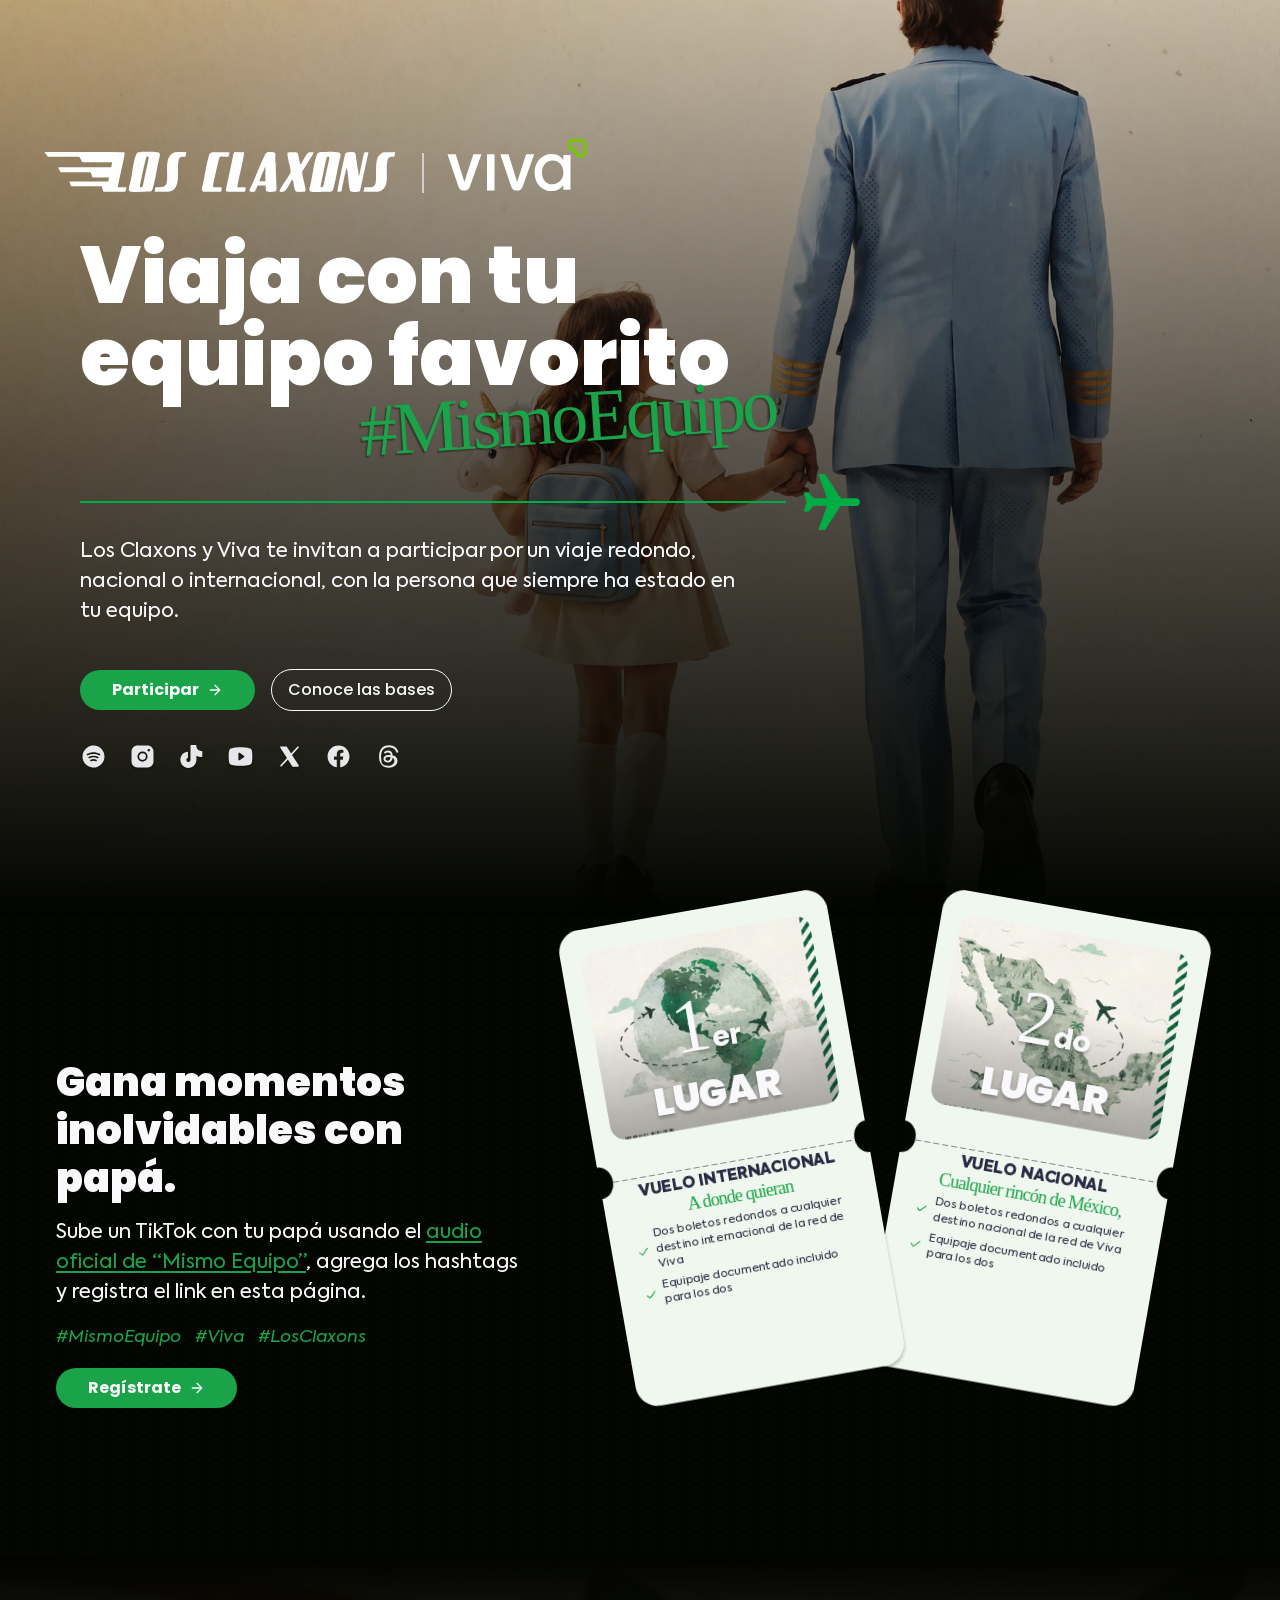
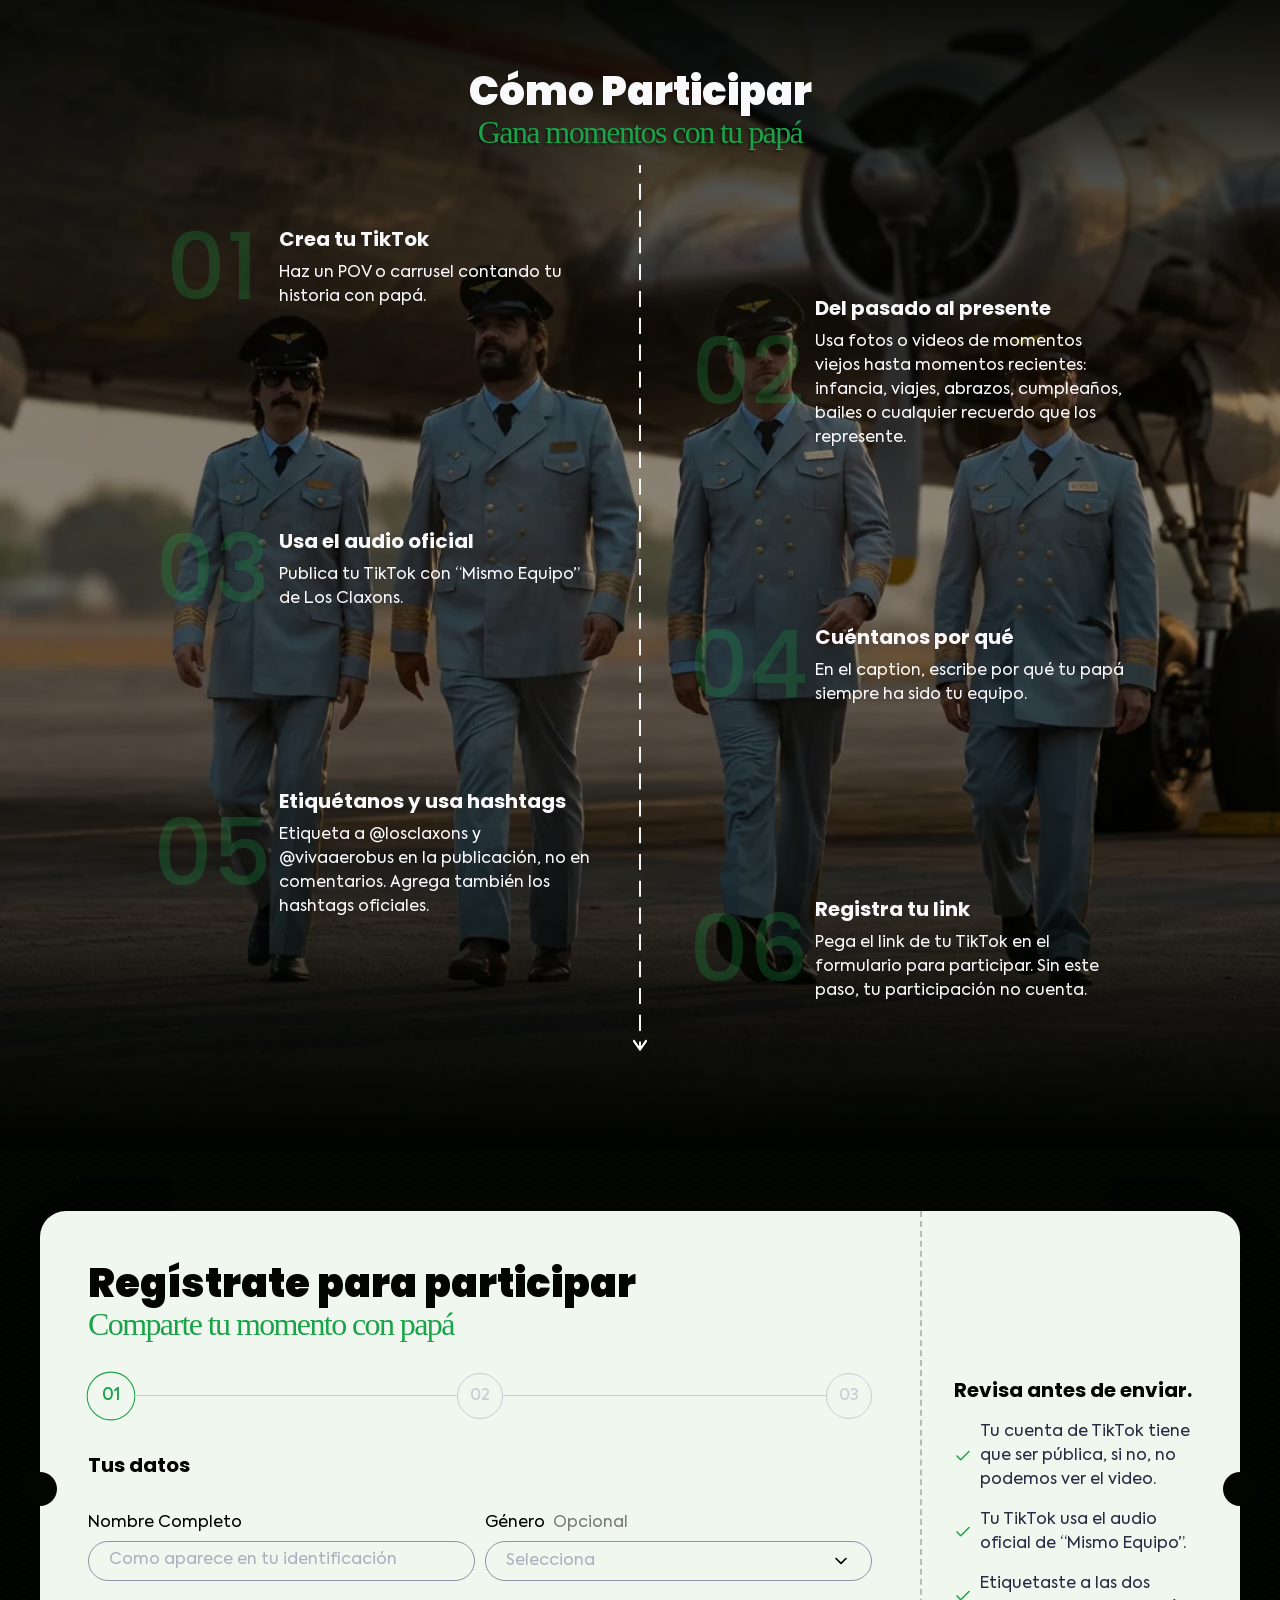
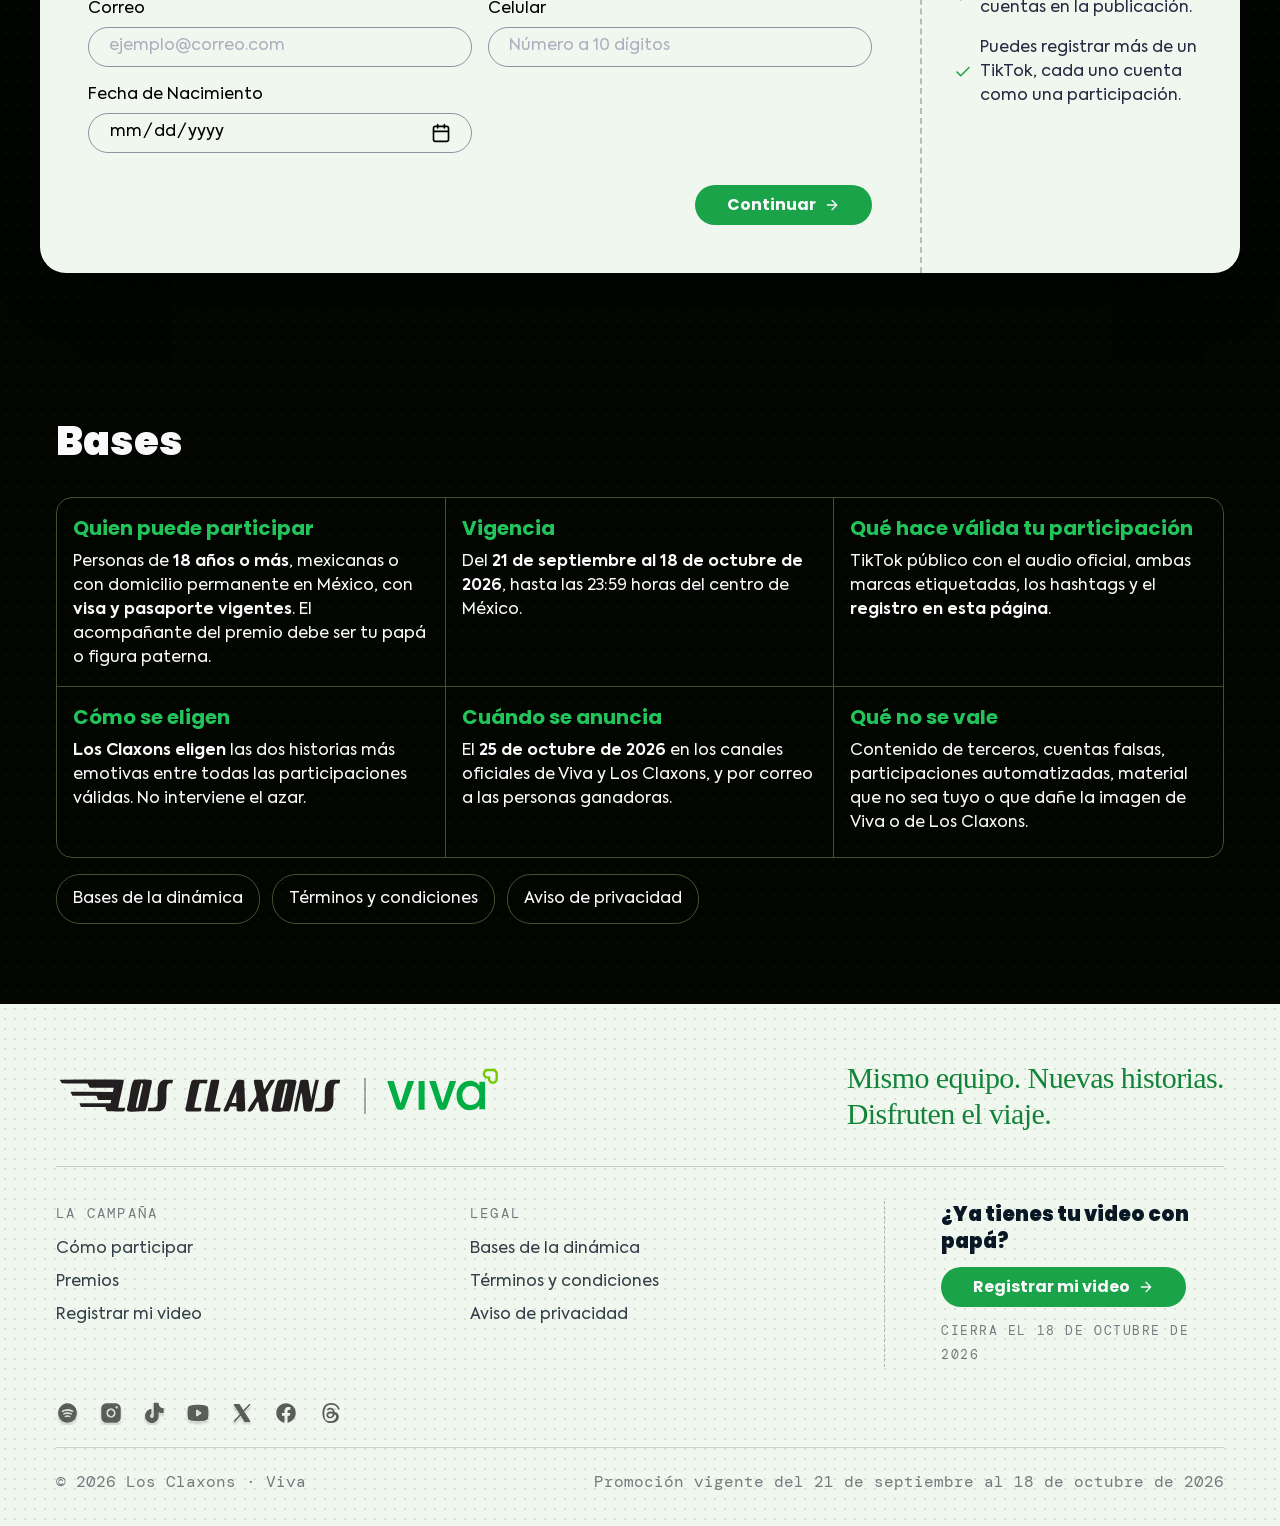
<file: index.html>
<!doctype html>
<html lang="es-MX">
<head>
<meta charset="utf-8">
<meta name="viewport" content="width=device-width, initial-scale=1">

<title>Mismo Equipo · Los Claxons × Viva</title>
<meta name="description" content="Sube un video con tu papá usando el audio de “Mismo Equipo” de Los Claxons y pueden ganar un viaje redondo con Viva. Del 21 de septiembre al 18 de octubre de 2026.">
<link rel="canonical" href="https://www.losclaxons.com/">

<meta name="theme-color" content="#020500">
<link rel="icon" href="favicon.ico" sizes="32x32">
<link rel="icon" href="favicon.svg" type="image/svg+xml">
<link rel="apple-touch-icon" href="apple-touch-icon.png">

<meta property="og:type" content="website">
<meta property="og:site_name" content="Mismo Equipo">
<meta property="og:locale" content="es_MX">
<meta property="og:url" content="https://www.losclaxons.com/">
<meta property="og:title" content="Viaja con tu equipo favorito">
<meta property="og:description" content="Sube un video con tu papá usando el audio de “Mismo Equipo” de Los Claxons y pueden ganar un viaje redondo con Viva. Del 21 de septiembre al 18 de octubre de 2026.">
<meta property="og:image" content="https://www.losclaxons.com/assets/og-mismo-equipo.jpg">
<meta property="og:image:type" content="image/jpeg">
<meta property="og:image:width" content="1200">
<meta property="og:image:height" content="630">
<meta property="og:image:alt" content="Una niña de la mano de su papá piloto, con el titular “Viaja con tu equipo favorito”.">

<meta name="twitter:card" content="summary_large_image">
<meta name="twitter:title" content="Viaja con tu equipo favorito">
<meta name="twitter:description" content="Sube un video con tu papá usando el audio de “Mismo Equipo” de Los Claxons y pueden ganar un viaje redondo con Viva. Del 21 de septiembre al 18 de octubre de 2026.">
<meta name="twitter:image" content="https://www.losclaxons.com/assets/og-mismo-equipo.jpg">
<meta name="twitter:image:alt" content="Una niña de la mano de su papá piloto, con el titular “Viaja con tu equipo favorito”.">

<link rel="preconnect" href="https://fonts.googleapis.com">
<link rel="preconnect" href="https://fonts.gstatic.com" crossorigin>
<link rel="stylesheet" href="https://fonts.googleapis.com/css2?family=Poppins:ital,wght@0,500;0,700;0,900;1,400&family=Crafty+Girls&family=DM+Mono:wght@400&display=swap">
<link rel="stylesheet" href="css/estilos.css">
</head>
<body>

<a class="saltar" href="#registro">Saltar al registro</a>

<header class="d-cabecera oculta" id="cabecera">
  <div class="fila">
    <a class="marcas" href="#inicio" aria-label="Mismo Equipo, inicio">
      <img class="claxons" src="assets/claxons.svg" alt="Los Claxons" width="1217" height="152">
      <span class="barra" aria-hidden="true"></span>
      <img class="viva" src="assets/viva-blanco-lima.svg" alt="Viva" width="2000" height="813">
    </a>
    <a class="d-btn verde" href="#registro">
      Participar
      <img src="assets/icon-arrow-right.svg" alt="" width="16" height="16">
    </a>
  </div>
</header>

<main id="inicio">

  <!-- ============================================================= hero -->
  <section class="d-hero" data-node="28:54744">
    <picture>
      <source srcset="assets/hero.webp" type="image/webp">
      <img class="d-hero-foto" src="assets/hero.jpg" alt="" aria-hidden="true" loading="eager" fetchpriority="high" decoding="async">
    </picture>
    <div class="d-hero-velo" aria-hidden="true"></div>

    <div class="d-hero-bloque">
      <div class="d-hero-cont">

        <div class="d-marcas-hero">
          <img class="claxons" src="assets/claxons.svg" alt="Los Claxons" width="1217" height="152">
          <span class="barra" aria-hidden="true"></span>
          <img class="viva" src="assets/viva-blanco-lima.svg" alt="Viva" width="2000" height="813">
        </div>

        <div class="d-hero-titulo">
          <h1 class="d-h1">Viaja con tu
equipo favorito</h1>
          <div class="d-hashtag-hero"><span>#MismoEquipo</span></div>
        </div>

        <div class="d-divisor" aria-hidden="true">
          <span class="linea"></span>
          <img class="avion" src="assets/avion.svg" alt="" width="44" height="44">
        </div>

        <div class="d-hero-texto">
          <p class="d-cuerpo">Los Claxons y Viva te invitan a participar por un viaje redondo, nacional o internacional, con la persona que siempre ha estado en tu equipo.</p>
        </div>

        <div class="d-hero-acciones">
          <a class="d-btn verde" href="#registro">
            Participar
            <img src="assets/icon-arrow-right.svg" alt="" width="16" height="16">
          </a>
          <a class="d-btn linea" href="#bases">Conoce las bases</a>
        </div>
      </div>

      <div class="d-hero-social">
        <ul class="d-social" aria-label="Los Claxons en redes">
          <li><a href="https://ffm.to/mismoequipo" target="_blank" rel="noopener" aria-label="Escuchar Mismo Equipo"><img src="assets/social-spotify.svg" alt="" width="23" height="24"></a></li>
          <li><a href="https://www.instagram.com/losclaxons/" target="_blank" rel="noopener" aria-label="Los Claxons en Instagram"><img src="assets/social-instagram.svg" alt="" width="24" height="24"></a></li>
          <li><a href="https://www.tiktok.com/@los.claxons" target="_blank" rel="noopener" aria-label="Los Claxons en TikTok"><img src="assets/social-tiktok.svg" alt="" width="23" height="24"></a></li>
          <li><a href="https://www.youtube.com/@LosClaxonsOficial" target="_blank" rel="noopener" aria-label="Los Claxons en YouTube"><img src="assets/social-youtube.svg" alt="" width="24" height="24"></a></li>
          <li><a href="https://twitter.com/LosClaxons" target="_blank" rel="noopener" aria-label="Los Claxons en X"><img src="assets/social-x.svg" alt="" width="24" height="24"></a></li>
          <li><a href="https://www.facebook.com/losclaxons" target="_blank" rel="noopener" aria-label="Los Claxons en Facebook"><img src="assets/social-facebook.svg" alt="" width="24" height="24"></a></li>
          <li><a href="https://www.threads.com/@losclaxons" target="_blank" rel="noopener" aria-label="Los Claxons en Threads"><img src="assets/social-threads.svg" alt="" width="24" height="24"></a></li>
        </ul>
      </div>
    </div>
  </section>

  <!-- ================================================ canción y premios -->
  <section class="d-seccion d-trama" id="cancion" data-node="28:54809">
    <div class="d-bloque">
      <div class="d-cancion-txt">
        <h2 class="d-h2">Gana momentos inolvidables con papá.</h2>
        <p class="cuerpo d-cuerpo">Sube un TikTok con tu papá usando el <a class="enlace" href="https://vt.tiktok.com/ZS9BWyq73dtkp-08UNo/" target="_blank" rel="noopener">audio oficial de “Mismo Equipo”</a>, agrega los hashtags y registra el link en esta página.</p>

        <div class="d-tags">
          <button class="d-tag" type="button" data-copiar="#MismoEquipo">#MismoEquipo</button>
          <button class="d-tag" type="button" data-copiar="#Viva">#Viva</button>
          <button class="d-tag" type="button" data-copiar="#LosClaxons">#LosClaxons</button>
        </div>

        <a class="d-btn verde" href="#registro" style="align-self:flex-start">
          Regístrate
          <img src="assets/icon-arrow-right.svg" alt="" width="16" height="16">
        </a>
      </div>

      <div class="d-boletos">
        <div class="d-boleto-caja uno">
          <article class="d-boleto">
            <img class="forma" src="assets/boleto-forma.svg" alt="" aria-hidden="true" width="324" height="575">
            <div class="retrato"><picture><source srcset="assets/premio-internacional.webp" type="image/webp"><img src="assets/premio-internacional.jpg" alt="" aria-hidden="true" decoding="async"></picture></div>
            <div class="lugar">
              <span class="num">1<sup>er</sup></span>
              <span class="palabra">Lugar</span>
            </div>
            <img class="corte" src="assets/boleto-corte.svg" alt="" aria-hidden="true" width="292" height="1">
            <div class="lista">
              <div class="encabezado">
                <p class="titulo">Vuelo Internacional</p>
                <p class="sub">A donde quieran</p>
              </div>
              <div class="fila"><img src="assets/icon-check.svg" alt="" width="14" height="14"><p>Dos boletos redondos a cualquier destino internacional de la red de Viva</p></div>
              <div class="fila"><img src="assets/icon-check.svg" alt="" width="14" height="14"><p>Equipaje documentado incluido para los dos</p></div>
            </div>
          </article>
        </div>

        <div class="d-boleto-caja dos">
          <article class="d-boleto">
            <img class="forma" src="assets/boleto-forma.svg" alt="" aria-hidden="true" width="324" height="575">
            <div class="retrato"><picture><source srcset="assets/premio-mexico.webp" type="image/webp"><img src="assets/premio-mexico.jpg" alt="" aria-hidden="true" decoding="async"></picture></div>
            <div class="lugar">
              <span class="num">2<sup>do</sup></span>
              <span class="palabra">Lugar</span>
            </div>
            <img class="corte" src="assets/boleto-corte.svg" alt="" aria-hidden="true" width="292" height="1">
            <div class="lista">
              <div class="encabezado">
                <p class="titulo">Vuelo Nacional</p>
                <p class="sub">Cualquier rincón de México,</p>
              </div>
              <div class="fila"><img src="assets/icon-check.svg" alt="" width="14" height="14"><p>Dos boletos redondos a cualquier destino nacional de la red de Viva</p></div>
              <div class="fila"><img src="assets/icon-check.svg" alt="" width="14" height="14"><p>Equipaje documentado incluido para los dos</p></div>
            </div>
          </article>
        </div>
      </div>
    </div>
  </section>

  <!-- ============================================================ pasos -->
  <section class="d-pasos" id="como" data-node="28:54850">
    <picture>
      <source srcset="assets/pasos-fondo.webp" type="image/webp">
      <img class="d-pasos-foto" src="assets/pasos-fondo.jpg" alt="" aria-hidden="true" loading="lazy" decoding="async">
    </picture>
    <div class="d-pasos-velo" aria-hidden="true"></div>

    <div class="d-pasos-bloque">
      <div class="d-pasos-cabeza">
        <h2 class="d-h2">Cómo Participar</h2>
        <p class="d-mano">Gana momentos con tu papá</p>
      </div>

      <div class="d-pasos-cuerpo">
        <div class="d-divisor-v" aria-hidden="true">
          <img src="assets/divisor-vertical.svg" alt="" width="15" height="654">
        </div>

        <ol class="d-pasos-lista">
          <li class="paso">
            <span class="num" aria-hidden="true">01</span>
            <div class="txt">
              <h3 class="d-h3">Crea tu TikTok</h3>
              <p class="d-cuerpo">Haz un POV o carrusel contando tu historia con papá.</p>
            </div>
          </li>
          <li class="paso">
            <span class="num" aria-hidden="true">02</span>
            <div class="txt">
              <h3 class="d-h3">Del pasado al presente</h3>
              <p class="d-cuerpo">Usa fotos o videos de momentos viejos hasta momentos recientes: infancia, viajes, abrazos, cumpleaños, bailes o cualquier recuerdo que los represente.</p>
            </div>
          </li>
          <li class="paso">
            <span class="num" aria-hidden="true">03</span>
            <div class="txt">
              <h3 class="d-h3">Usa el audio oficial</h3>
              <p class="d-cuerpo">Publica tu TikTok con “Mismo Equipo” de Los Claxons.</p>
            </div>
          </li>
          <li class="paso">
            <span class="num" aria-hidden="true">04</span>
            <div class="txt">
              <h3 class="d-h3">Cuéntanos por qué</h3>
              <p class="d-cuerpo">En el caption, escribe por qué tu papá siempre ha sido tu equipo.</p>
            </div>
          </li>
          <li class="paso">
            <span class="num" aria-hidden="true">05</span>
            <div class="txt">
              <h3 class="d-h3">Etiquétanos y usa hashtags</h3>
              <p class="d-cuerpo">Etiqueta a @losclaxons y @vivaaerobus en la publicación, no en comentarios. Agrega también los hashtags oficiales.</p>
            </div>
          </li>
          <li class="paso">
            <span class="num" aria-hidden="true">06</span>
            <div class="txt">
              <h3 class="d-h3">Registra tu link</h3>
              <p class="d-cuerpo">Pega el link de tu TikTok en el formulario para participar. Sin este paso, tu participación no cuenta.</p>
            </div>
          </li>
        </ol>
      </div>
    </div>
  </section>

  <!-- ========================================================= registro -->
  <section class="d-registro d-trama" id="registro" data-node="28:54916">
    <div class="d-registro-bloque">

      <div class="d-tarjeta">
        <div class="cabeza" id="cabezaForm">
          <h2 class="d-h2">Regístrate para participar</h2>
          <p class="d-mano">Comparte tu momento con papá</p>
        </div>

        <div class="cabeza-gracias" id="cabezaGracias" hidden>
          <img class="claxons" src="assets/claxons-tinta.svg" alt="Los Claxons" width="1217" height="152">
          <span class="barra" aria-hidden="true"></span>
          <img class="viva" src="assets/viva.svg" alt="Viva" width="2000" height="813">
        </div>

        <div class="riel" id="riel" aria-hidden="true">
          <div class="nodo activo" data-nodo="1"><span>01</span></div>
          <div class="tramo" data-tramo="1"><span></span></div>
          <div class="nodo" data-nodo="2"><span>02</span></div>
          <div class="tramo" data-tramo="2"><span></span></div>
          <div class="nodo" data-nodo="3"><span>03</span></div>
        </div>

        <form id="formulario" novalidate>

          <!-- paso 1 -->
          <fieldset class="paso-form activo" data-paso="1">
            <legend class="solo-lectores">Paso 1: tus datos</legend>
            <h3 class="d-h3">Tus datos</h3>

            <div class="campos">
              <div class="fila primera">
                <div class="campo">
                  <label for="nombre">Nombre Completo</label>
                  <div class="caja"><input id="nombre" name="nombre" type="text" autocomplete="name" placeholder="Como aparece en tu identificación" required></div>
                  <span class="yerro">Escribe tu nombre y apellido.</span>
                </div>
                <div class="campo">
                  <label for="genero">Género <span class="opc">Opcional</span></label>
                  <div class="caja">
                    <select id="genero" name="genero" class="vacio">
                      <option value="" selected>Selecciona</option>
                      <option>Femenino</option><option>Masculino</option>
                      <option>No binario</option><option>Prefiero no decirlo</option>
                    </select>
                    <img src="assets/icon-chevron-down.svg" alt="" width="20" height="20">
                  </div>
                </div>
              </div>

              <div class="fila">
                <div class="campo">
                  <label for="correo">Correo</label>
                  <div class="caja"><input id="correo" name="correo" type="email" autocomplete="email" placeholder="ejemplo@correo.com" required></div>
                  <span class="yerro">Revisa el correo, algo no cuadra.</span>
                </div>
                <div class="campo">
                  <label for="celular">Celular</label>
                  <div class="caja"><input id="celular" name="celular" type="tel" inputmode="numeric" autocomplete="tel" placeholder="Número a 10 dígitos" required></div>
                  <span class="yerro">Son 10 dígitos, sin espacios.</span>
                </div>
              </div>

              <div class="fila sola">
                <div class="campo">
                  <label for="nacimiento">Fecha de Nacimiento</label>
                  <div class="caja">
                    <input id="nacimiento" name="nacimiento" type="date" placeholder="dd/mm/aaaa" required>
                    <img src="assets/icon-calendar.svg" alt="" width="20" height="20">
                  </div>
                  <span class="yerro">Necesitas tener 18 años o más.</span>
                </div>
              </div>
            </div>

            <div class="acciones-form">
              <button class="d-btn verde fin" type="button" data-avanzar>
                Continuar
                <img src="assets/icon-arrow-right.svg" alt="" width="16" height="16">
              </button>
            </div>
          </fieldset>

          <!-- paso 2 -->
          <fieldset class="paso-form" data-paso="2">
            <legend class="solo-lectores">Paso 2: tu video</legend>
            <h3 class="d-h3">Tu video</h3>

            <div class="campos">
              <div class="campo">
                <label for="video">Link de tu TikTok</label>
                <div class="caja"><input id="video" name="video" type="url" inputmode="url" placeholder="https://www.tiktok.com/@tucuenta/video/..." required></div>
                <span class="pista">Copia el link desde TikTok. La cuenta tiene que ser pública.</span>
                <span class="yerro">Ese link no parece de TikTok.</span>
                <span class="plataforma" id="plataforma">
                  <img src="assets/icon-check.svg" alt="" width="12" height="12">
                  <span id="plataformaNombre">Detectada</span>
                </span>
              </div>
            </div>

            <div class="acciones-form">
              <button class="d-btn linea" type="button" data-volver>Regresar</button>
              <button class="d-btn verde fin" type="button" data-avanzar>
                Continuar
                <img src="assets/icon-arrow-right.svg" alt="" width="16" height="16">
              </button>
            </div>
          </fieldset>

          <!-- paso 3 -->
          <fieldset class="paso-form" data-paso="3">
            <legend class="solo-lectores">Paso 3: confirmar</legend>
            <h3 class="d-h3">Confirma y despega</h3>

            <dl class="resumen" id="resumen">
              <div><dt>Participante</dt><dd data-resumen="nombre">—</dd></div>
              <div><dt>Contacto</dt><dd data-resumen="correo">—</dd></div>
              <div><dt>Video</dt><dd data-resumen="video">—</dd></div>
            </dl>

            <div class="casillas">
              <label class="casilla">
                <input type="checkbox" name="terminos" required>
                <span class="marco" aria-hidden="true"><img src="assets/icon-check-claro.svg" alt="" width="12" height="12"></span>
                <span>Acepto los <a href="terminos.html" target="_blank" rel="noopener">términos y condiciones</a> y las <a href="bases.html" target="_blank" rel="noopener">bases de la dinámica</a>.</span>
              </label>
              <label class="casilla">
                <input type="checkbox" name="privacidad" required>
                <span class="marco" aria-hidden="true"><img src="assets/icon-check-claro.svg" alt="" width="12" height="12"></span>
                <span>He leído el <a href="privacidad.html" target="_blank" rel="noopener">aviso de privacidad</a> y acepto el tratamiento de mis datos, incluido que se compartan con Viva.</span>
              </label>
              <label class="casilla">
                <input type="checkbox" name="novedades">
                <span class="marco" aria-hidden="true"><img src="assets/icon-check-claro.svg" alt="" width="12" height="12"></span>
                <span>Quiero recibir noticias de Los Claxons: lanzamientos, giras y preventas.</span>
              </label>
            </div>

            <div class="acciones-form">
              <button class="d-btn linea" type="button" data-volver>Regresar</button>
              <button class="d-btn verde fin" type="submit">
                Enviar participación
                <img src="assets/icon-arrow-right.svg" alt="" width="16" height="16">
              </button>
            </div>
          </fieldset>
        </form>

        <div class="listo" id="listo" role="status" aria-live="polite">
          <div class="listo-texto">
            <h3 class="listo-titulo">¡Gracias<br><em>por registrarte!</em></h3>
            <p class="recibido">Hemos recibido tu participación.</p>
            <p class="d-cuerpo">Revisaremos que tu video cumpla con la mecánica. Si todo está en orden, tu participación entra a la dinámica. Quédate pendiente de tu correo por actualizaciones.</p>
            <p class="folio" hidden>Tu folio: <strong data-folio></strong></p>
            <p class="spam">
              <span class="sobre" aria-hidden="true"><img src="assets/icon-sobre.svg" alt="" width="18" height="18"></span>
              Revisa también tu carpeta de spam o promociones.
            </p>
          </div>
          <img class="listo-sello" src="assets/sello-de-vuelo.svg" alt="" width="260" height="260" loading="lazy">
        </div>
      </div>

      <aside class="d-revisa">
        <div class="antes" id="revisaAntes">
        <h3 class="d-h3">Revisa antes de enviar.</h3>
        <ul>
          <li><img src="assets/icon-check.svg" alt="" width="16" height="16"><p class="d-cuerpo">Tu cuenta de TikTok tiene que ser pública, si no, no podemos ver el video.</p></li>
          <li><img src="assets/icon-check.svg" alt="" width="16" height="16"><p class="d-cuerpo">Tu TikTok usa el audio oficial de “Mismo Equipo”.</p></li>
          <li><img src="assets/icon-check.svg" alt="" width="16" height="16"><p class="d-cuerpo">Etiquetaste a las dos cuentas en la publicación.</p></li>
          <li><img src="assets/icon-check.svg" alt="" width="16" height="16"><p class="d-cuerpo">Puedes registrar más de un TikTok, cada uno cuenta como una participación.</p></li>
        </ul>
        </div>

        <div class="despues" id="revisaDespues" hidden>
          <p class="rotulo">Destino</p>
          <p class="destino">Nuevos<br>horizontes</p>
          <span class="filete" aria-hidden="true"></span>
          <img class="avioncito" src="assets/avion.svg" alt="" width="44" height="44">
          <p class="rotulo">Viaja con<br>Los Claxons y Viva</p>
          <div class="codigo" aria-hidden="true"></div>
        </div>
      </aside>
    </div>
  </section>

  <!-- ============================================================ bases -->
  <section class="d-bases d-trama" id="bases" data-node="28:54942">
    <div class="d-bases-bloque">
      <div class="d-bases-cabeza">
        <h2 class="d-h2">Bases</h2>
      </div>

      <div class="d-bases-cuerpo">
        <div class="d-bases-rejilla">
          <div class="d-dato">
            <h3>Quien puede participar</h3>
            <p class="d-cuerpo">Personas de <strong>18 años o más</strong>, mexicanas o con domicilio permanente en México, con <strong>visa y pasaporte vigentes</strong>. El acompañante del premio debe ser tu papá o figura paterna.</p>
          </div>
          <div class="d-dato">
            <h3>Vigencia</h3>
            <p class="d-cuerpo">Del <strong>21 de septiembre al 18 de octubre de 2026</strong>, hasta las 23:59 horas del centro de México.</p>
          </div>
          <div class="d-dato">
            <h3>Qué hace válida tu participación</h3>
            <p class="d-cuerpo">TikTok público con el audio oficial, ambas marcas etiquetadas, los hashtags y el <strong>registro en esta página</strong>.</p>
          </div>
          <div class="d-dato">
            <h3>Cómo se eligen</h3>
            <p class="d-cuerpo"><strong>Los Claxons eligen</strong> las dos historias más emotivas entre todas las participaciones válidas. No interviene el azar.</p>
          </div>
          <div class="d-dato">
            <h3>Cuándo se anuncia</h3>
            <p class="d-cuerpo">El <strong>25 de octubre de 2026</strong> en los canales oficiales de Viva y Los Claxons, y por correo a las personas ganadoras.</p>
          </div>
          <div class="d-dato">
            <h3>Qué no se vale</h3>
            <p class="d-cuerpo">Contenido de terceros, cuentas falsas, participaciones automatizadas, material que no sea tuyo o que dañe la imagen de Viva o de Los Claxons.</p>
          </div>
        </div>
      </div>

      <div class="d-bases-docs">
        <a class="d-doc" href="bases.html">Bases de la dinámica</a>
        <a class="d-doc" href="terminos.html">Términos y condiciones</a>
        <a class="d-doc" href="privacidad.html">Aviso de privacidad</a>
      </div>
    </div>
  </section>

</main>

<!-- =============================================================== pie -->
<footer class="d-pie">
  <div class="env">
    <div class="d-pie-alto">
      <div class="marcas">
        <img class="claxons" src="assets/claxons-tinta.svg" alt="Los Claxons" width="1217" height="152">
        <span class="barra" aria-hidden="true"></span>
        <img class="viva" src="assets/viva.svg" alt="Viva" width="2000" height="813">
      </div>
      <p class="lema">Mismo equipo. Nuevas historias.<br>Disfruten el viaje.</p>
    </div>

    <div class="d-pie-rejilla">
      <nav aria-label="La campaña">
        <h4>La campaña</h4>
        <ul>
          <li><a href="#como">Cómo participar</a></li>
          <li><a href="#cancion">Premios</a></li>
          <li><a href="#registro">Registrar mi video</a></li>
        </ul>
      </nav>
      <nav aria-label="Legal">
        <h4>Legal</h4>
        <ul>
          <li><a href="bases.html">Bases de la dinámica</a></li>
          <li><a href="terminos.html">Términos y condiciones</a></li>
          <li><a href="privacidad.html">Aviso de privacidad</a></li>
        </ul>
      </nav>
      <div class="d-pie-llamado">
        <p class="invita">¿Ya tienes tu video con papá?</p>
        <a class="d-btn verde" href="#registro">
          Registrar mi video
          <img src="assets/icon-arrow-right.svg" alt="" width="16" height="16">
        </a>
        <p class="plazo">Cierra el 18 de octubre de 2026</p>
      </div>
    </div>

    <ul class="d-pie-social" aria-label="Los Claxons en redes">
      <li><a href="https://ffm.to/mismoequipo" target="_blank" rel="noopener" aria-label="Escuchar Mismo Equipo"><img src="assets/social-spotify.svg" alt="" width="23" height="24"></a></li>
      <li><a href="https://www.instagram.com/losclaxons/" target="_blank" rel="noopener" aria-label="Los Claxons en Instagram"><img src="assets/social-instagram.svg" alt="" width="24" height="24"></a></li>
      <li><a href="https://www.tiktok.com/@los.claxons" target="_blank" rel="noopener" aria-label="Los Claxons en TikTok"><img src="assets/social-tiktok.svg" alt="" width="23" height="24"></a></li>
      <li><a href="https://www.youtube.com/@LosClaxonsOficial" target="_blank" rel="noopener" aria-label="Los Claxons en YouTube"><img src="assets/social-youtube.svg" alt="" width="24" height="24"></a></li>
      <li><a href="https://twitter.com/LosClaxons" target="_blank" rel="noopener" aria-label="Los Claxons en X"><img src="assets/social-x.svg" alt="" width="24" height="24"></a></li>
      <li><a href="https://www.facebook.com/losclaxons" target="_blank" rel="noopener" aria-label="Los Claxons en Facebook"><img src="assets/social-facebook.svg" alt="" width="24" height="24"></a></li>
      <li><a href="https://www.threads.com/@losclaxons" target="_blank" rel="noopener" aria-label="Los Claxons en Threads"><img src="assets/social-threads.svg" alt="" width="24" height="24"></a></li>
    </ul>

    <div class="d-pie-bajo">
      <span>© 2026 Los Claxons · Viva</span>
      <span>Promoción vigente del 21 de septiembre al 18 de octubre de 2026</span>
    </div>
  </div>
</footer>

<div class="toast" id="toast" role="status" aria-live="polite"></div>

<script src="js/config.js"></script>
<script src="js/registro.js"></script>
<script src="js/formulario.js"></script>
<script src="js/interacciones.js"></script>
</body>
</html>
</file>
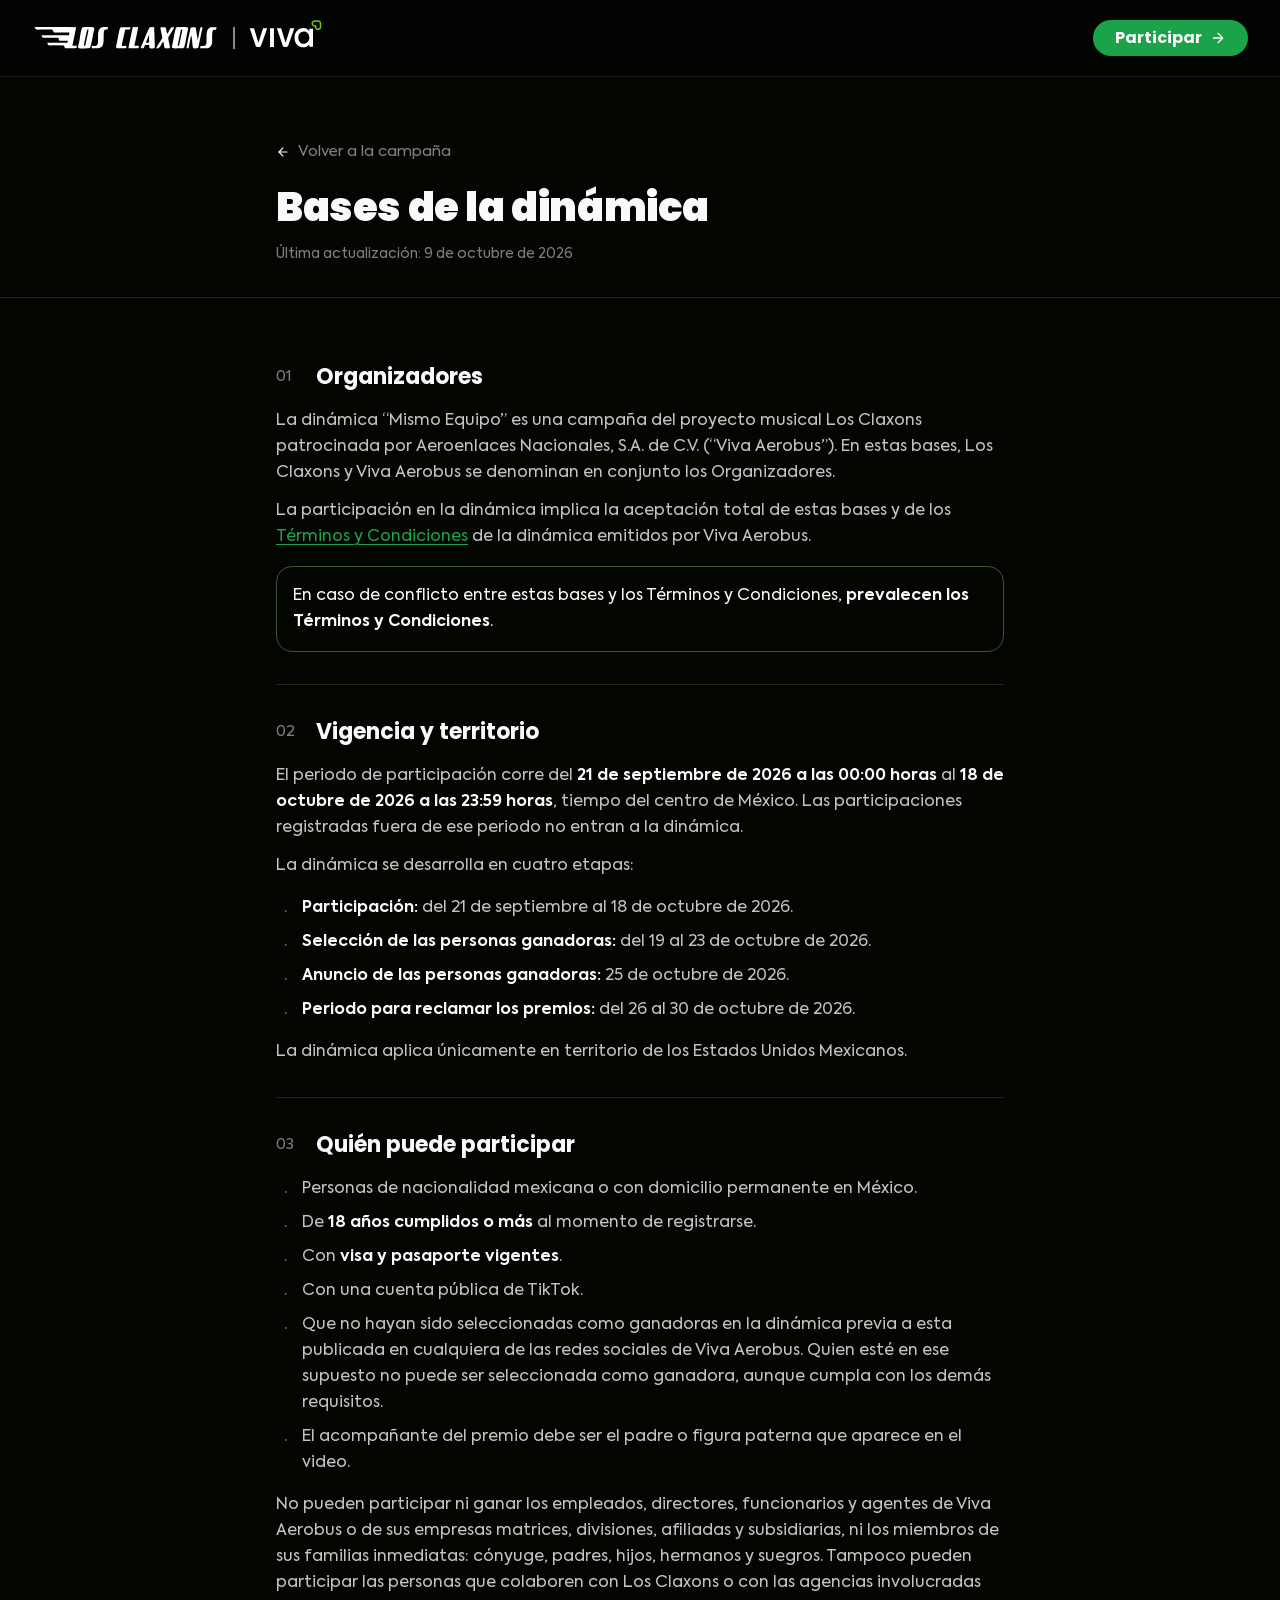
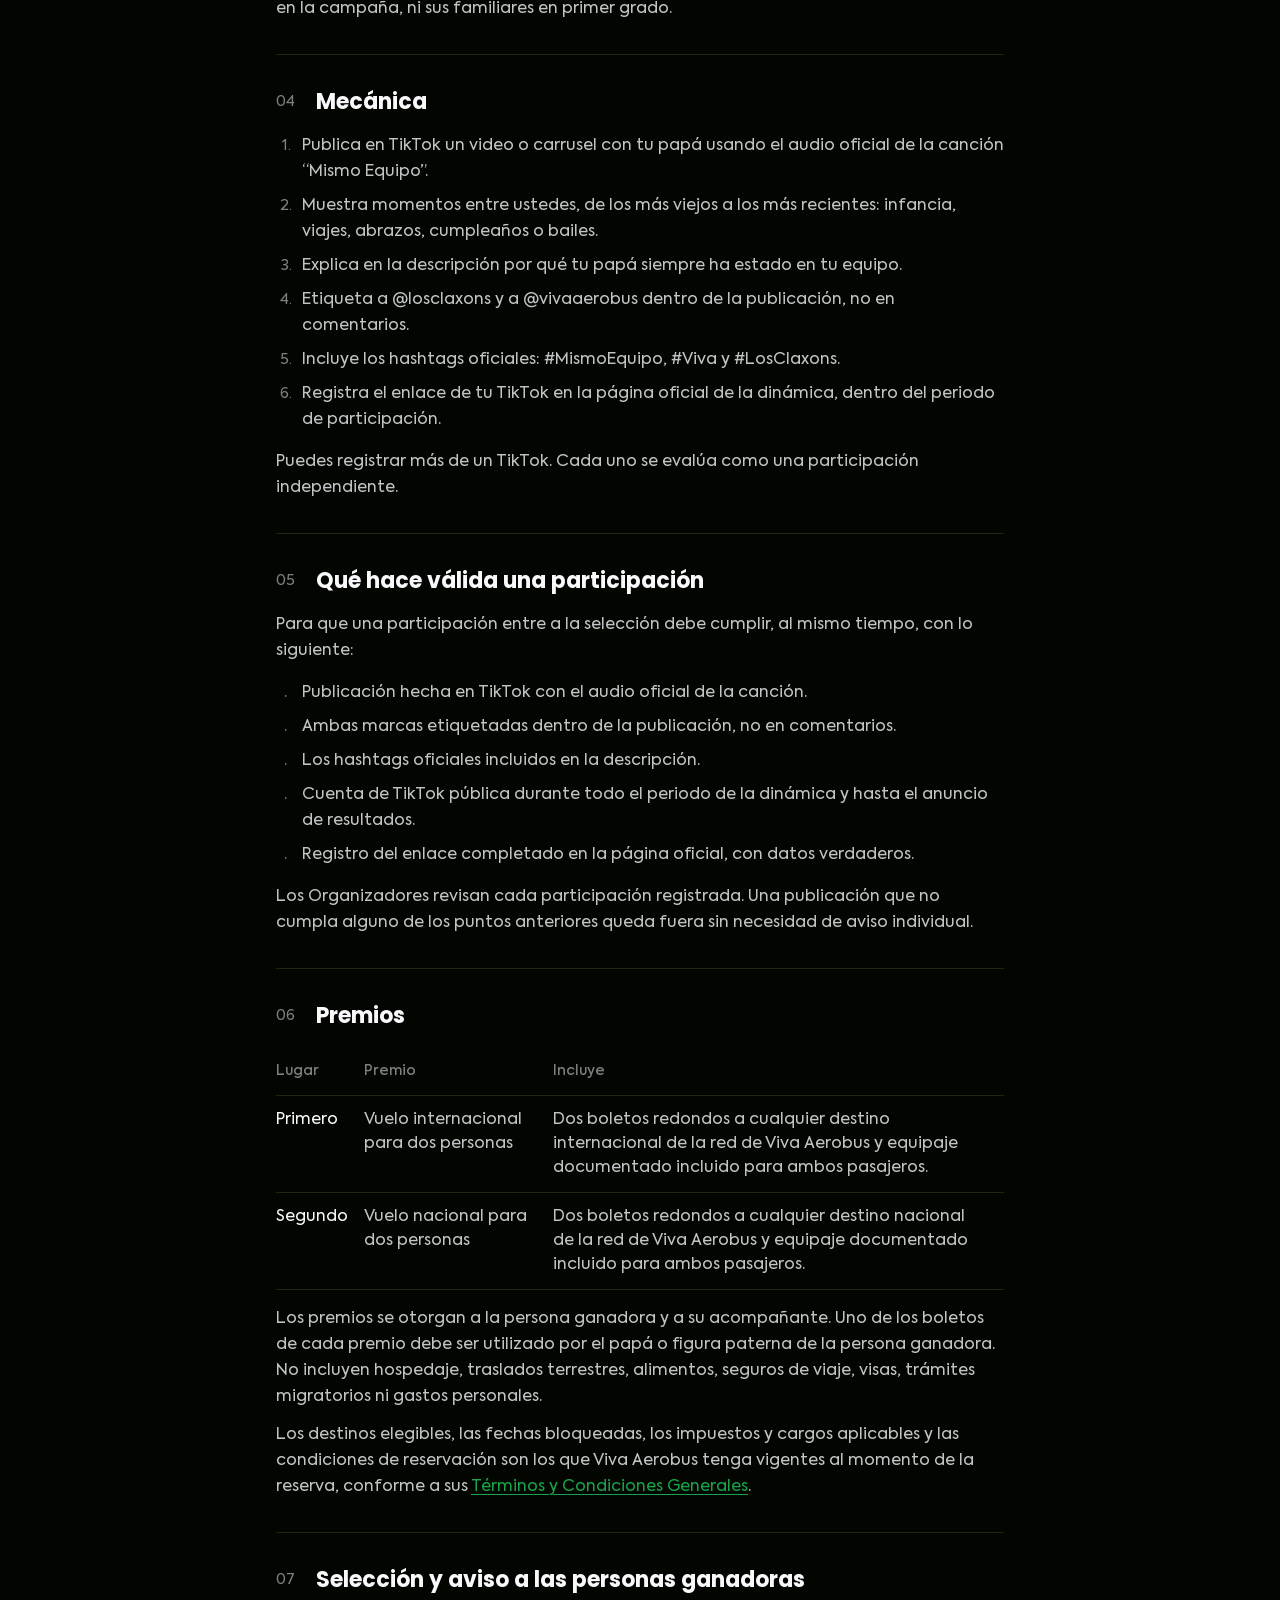
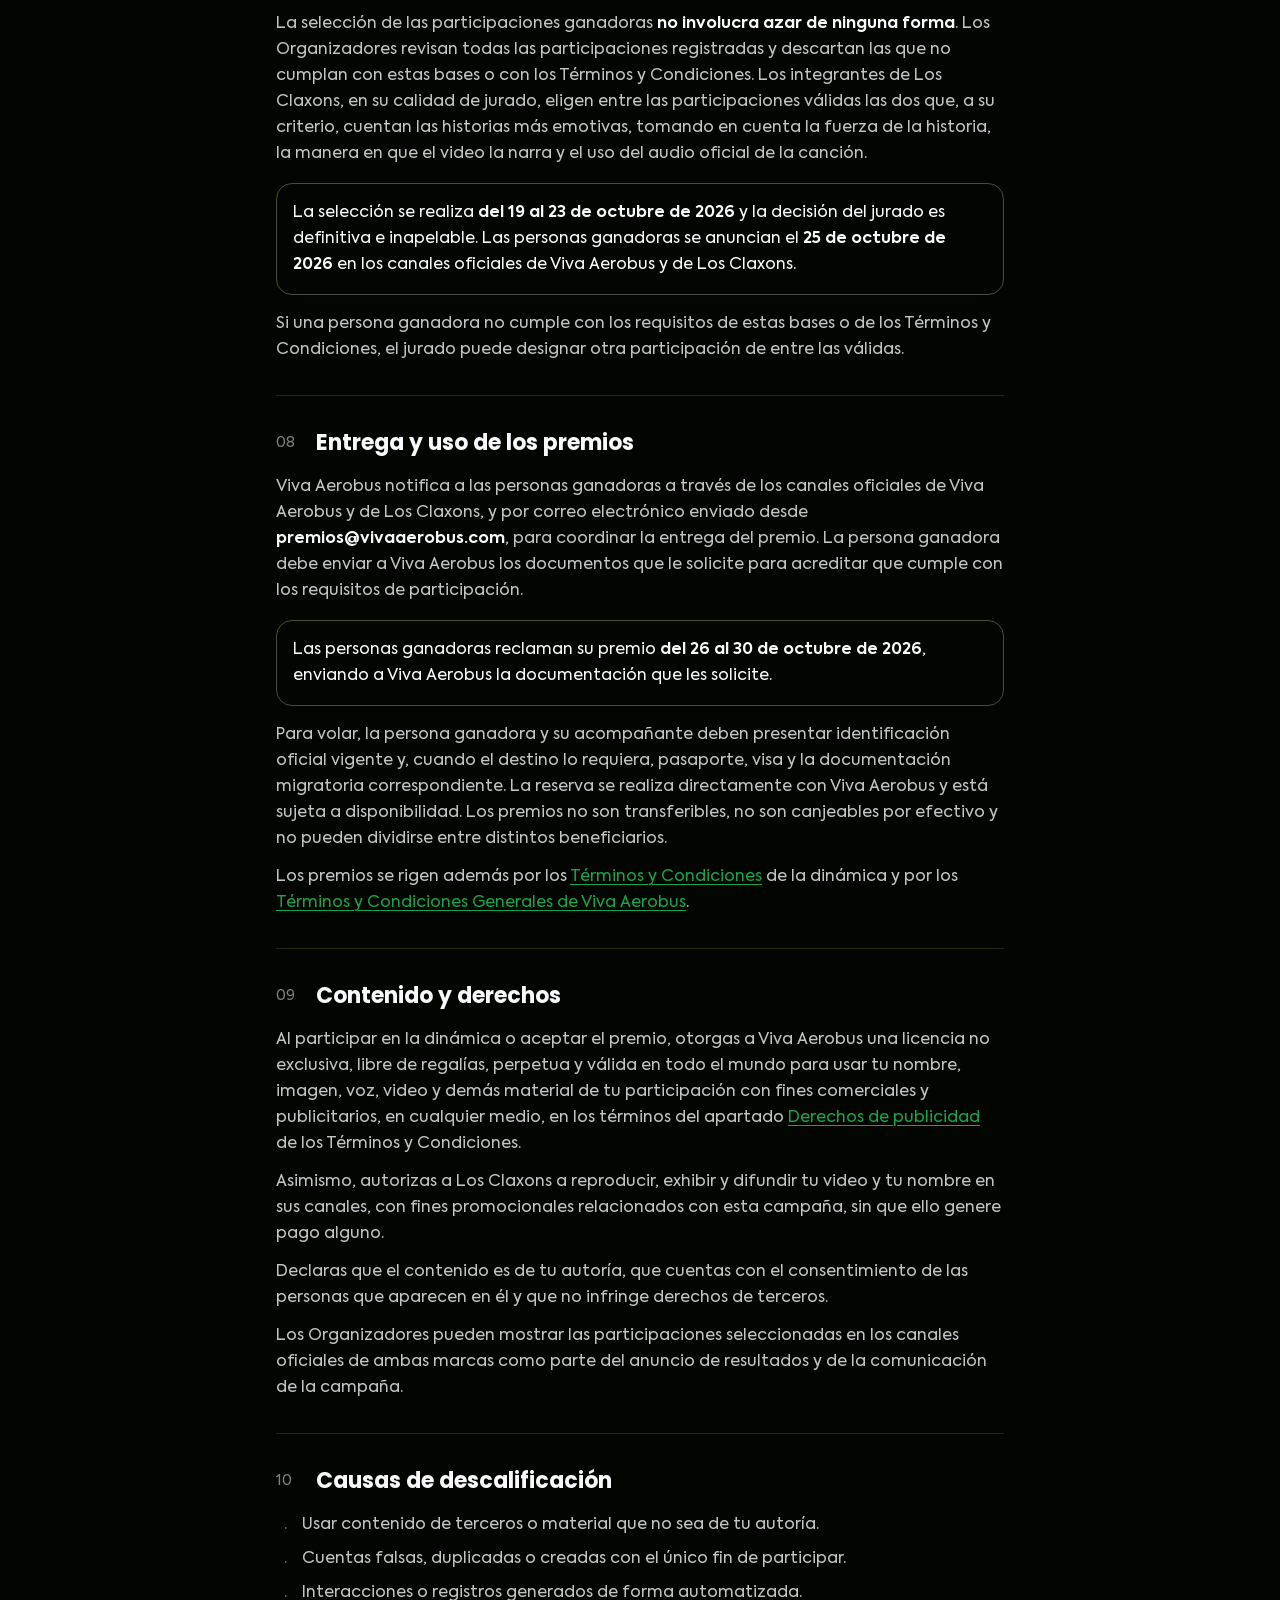
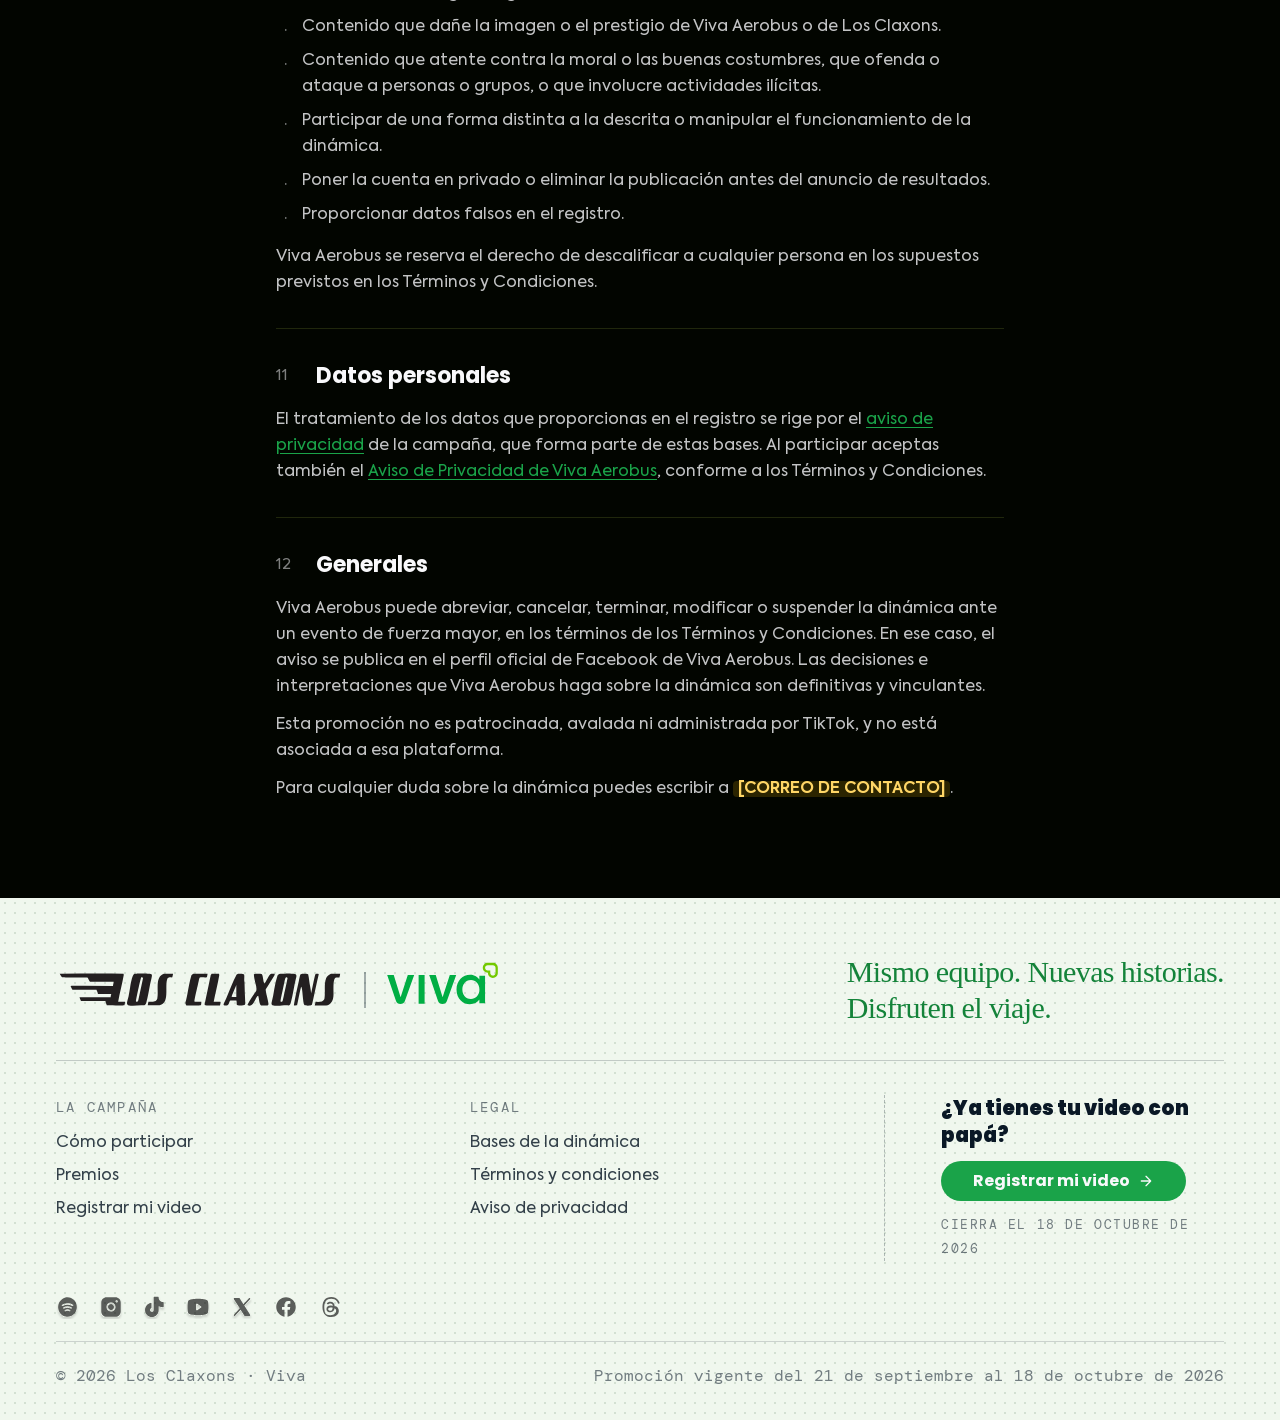
<file: bases.html>
<!doctype html>
<html lang="es-MX">
<head>
<meta charset="utf-8">
<meta name="viewport" content="width=device-width, initial-scale=1">

<title>Bases de la dinámica · Mismo Equipo</title>
<meta name="description" content="Bases oficiales de la dinámica Mismo Equipo de Los Claxons y Viva Aerobus: quién puede participar, mecánica, premios, fechas y cómo se eligen las participaciones ganadoras.">
<link rel="canonical" href="https://www.losclaxons.com/bases.html">

<meta name="theme-color" content="#020500">
<link rel="icon" href="favicon.ico" sizes="32x32">
<link rel="icon" href="favicon.svg" type="image/svg+xml">
<link rel="apple-touch-icon" href="apple-touch-icon.png">

<meta property="og:type" content="website">
<meta property="og:site_name" content="Mismo Equipo">
<meta property="og:locale" content="es_MX">
<meta property="og:url" content="https://www.losclaxons.com/bases.html">
<meta property="og:title" content="Bases de la dinámica Mismo Equipo">
<meta property="og:description" content="Bases oficiales de la dinámica Mismo Equipo de Los Claxons y Viva Aerobus: quién puede participar, mecánica, premios, fechas y cómo se eligen las participaciones ganadoras.">
<meta property="og:image" content="https://www.losclaxons.com/assets/og-mismo-equipo.jpg">
<meta property="og:image:type" content="image/jpeg">
<meta property="og:image:width" content="1200">
<meta property="og:image:height" content="630">
<meta property="og:image:alt" content="Una niña de la mano de su papá piloto, con el titular “Viaja con tu equipo favorito”.">

<meta name="twitter:card" content="summary_large_image">
<meta name="twitter:title" content="Bases de la dinámica Mismo Equipo">
<meta name="twitter:description" content="Bases oficiales de la dinámica Mismo Equipo de Los Claxons y Viva Aerobus: quién puede participar, mecánica, premios, fechas y cómo se eligen las participaciones ganadoras.">
<meta name="twitter:image" content="https://www.losclaxons.com/assets/og-mismo-equipo.jpg">
<meta name="twitter:image:alt" content="Una niña de la mano de su papá piloto, con el titular “Viaja con tu equipo favorito”.">

<link rel="preconnect" href="https://fonts.googleapis.com">
<link rel="preconnect" href="https://fonts.gstatic.com" crossorigin>
<link rel="stylesheet" href="https://fonts.googleapis.com/css2?family=Poppins:ital,wght@0,500;0,700;0,900;1,400&family=Crafty+Girls&family=DM+Mono:wght@400&display=swap">
<link rel="stylesheet" href="css/estilos.css">
<link rel="stylesheet" href="css/documento.css">
</head>
<body>

<a class="saltar" href="#contenido">Saltar al contenido</a>

<header class="d-cabecera" id="cabecera">
  <div class="fila">
    <a class="marcas" href="index.html" aria-label="Mismo Equipo, inicio">
      <img class="claxons" src="assets/claxons.svg" alt="Los Claxons" width="1217" height="152">
      <span class="barra" aria-hidden="true"></span>
      <img class="viva" src="assets/viva-blanco-lima.svg" alt="Viva" width="2000" height="813">
    </a>
    <a class="d-btn verde" href="index.html#registro">
      Participar
      <img src="assets/icon-arrow-right.svg" alt="" width="16" height="16">
    </a>
  </div>
</header>

<main>

  <!-- =========================================================== portada -->
  <header class="doc-portada">
    <div class="env">
      <a class="doc-volver" href="index.html">
        <img src="assets/icon-arrow-right.svg" alt="" width="14" height="14">
        Volver a la campaña
      </a>

      <h1 class="doc-titulo">Bases de la dinámica</h1>
      <p class="doc-fecha">Última actualización: 9 de octubre de 2026</p>

    </div>
  </header>

  <!-- ============================================================ cuerpo -->
  <div class="doc-cuerpo env" id="contenido">

        <article class="doc-texto">

      <section id="organizadores">
        <h2><span class="n">01</span>Organizadores</h2>
        <p>La dinámica “Mismo Equipo” es una campaña del proyecto musical Los Claxons patrocinada por Aeroenlaces Nacionales, S.A. de C.V. (“Viva Aerobus”). En estas bases, Los Claxons y Viva Aerobus se denominan en conjunto los Organizadores.</p>
        <p>La participación en la dinámica implica la aceptación total de estas bases y de los <a href="terminos.html">Términos y Condiciones</a> de la dinámica emitidos por Viva Aerobus.</p>
        <div class="doc-nota">
          <p>En caso de conflicto entre estas bases y los Términos y Condiciones, <strong>prevalecen los Términos y Condiciones</strong>.</p>
        </div>
      </section>

      <section id="vigencia">
        <h2><span class="n">02</span>Vigencia y territorio</h2>
        <p>El periodo de participación corre del <strong>21 de septiembre de 2026 a las 00:00 horas</strong> al <strong>18 de octubre de 2026 a las 23:59 horas</strong>, tiempo del centro de México. Las participaciones registradas fuera de ese periodo no entran a la dinámica.</p>
        <p>La dinámica se desarrolla en cuatro etapas:</p>
        <ul>
          <li><strong>Participación:</strong> del 21 de septiembre al 18 de octubre de 2026.</li>
          <li><strong>Selección de las personas ganadoras:</strong> del 19 al 23 de octubre de 2026.</li>
          <li><strong>Anuncio de las personas ganadoras:</strong> 25 de octubre de 2026.</li>
          <li><strong>Periodo para reclamar los premios:</strong> del 26 al 30 de octubre de 2026.</li>
        </ul>
        <p>La dinámica aplica únicamente en territorio de los Estados Unidos Mexicanos.</p>
      </section>

      <section id="participantes">
        <h2><span class="n">03</span>Quién puede participar</h2>
        <ul>
          <li>Personas de nacionalidad mexicana o con domicilio permanente en México.</li>
          <li>De <strong>18 años cumplidos o más</strong> al momento de registrarse.</li>
          <li>Con <strong>visa y pasaporte vigentes</strong>.</li>
          <li>Con una cuenta pública de TikTok.</li>
          <li>Que no hayan sido seleccionadas como ganadoras en la dinámica previa a esta publicada en cualquiera de las redes sociales de Viva Aerobus. Quien esté en ese supuesto no puede ser seleccionada como ganadora, aunque cumpla con los demás requisitos.</li>
          <li>El acompañante del premio debe ser el padre o figura paterna que aparece en el video.</li>
        </ul>
        <p>No pueden participar ni ganar los empleados, directores, funcionarios y agentes de Viva Aerobus o de sus empresas matrices, divisiones, afiliadas y subsidiarias, ni los miembros de sus familias inmediatas: cónyuge, padres, hijos, hermanos y suegros. Tampoco pueden participar las personas que colaboren con Los Claxons o con las agencias involucradas en la campaña, ni sus familiares en primer grado.</p>
      </section>

      <section id="mecanica">
        <h2><span class="n">04</span>Mecánica</h2>
        <ol>
          <li>Publica en TikTok un video o carrusel con tu papá usando el audio oficial de la canción “Mismo Equipo”.</li>
          <li>Muestra momentos entre ustedes, de los más viejos a los más recientes: infancia, viajes, abrazos, cumpleaños o bailes.</li>
          <li>Explica en la descripción por qué tu papá siempre ha estado en tu equipo.</li>
          <li>Etiqueta a @losclaxons y a @vivaaerobus dentro de la publicación, no en comentarios.</li>
          <li>Incluye los hashtags oficiales: #MismoEquipo, #Viva y #LosClaxons.</li>
          <li>Registra el enlace de tu TikTok en la página oficial de la dinámica, dentro del periodo de participación.</li>
        </ol>
        <p>Puedes registrar más de un TikTok. Cada uno se evalúa como una participación independiente.</p>
      </section>

      <section id="validez">
        <h2><span class="n">05</span>Qué hace válida una participación</h2>
        <p>Para que una participación entre a la selección debe cumplir, al mismo tiempo, con lo siguiente:</p>
        <ul>
          <li>Publicación hecha en TikTok con el audio oficial de la canción.</li>
          <li>Ambas marcas etiquetadas dentro de la publicación, no en comentarios.</li>
          <li>Los hashtags oficiales incluidos en la descripción.</li>
          <li>Cuenta de TikTok pública durante todo el periodo de la dinámica y hasta el anuncio de resultados.</li>
          <li>Registro del enlace completado en la página oficial, con datos verdaderos.</li>
        </ul>
        <p>Los Organizadores revisan cada participación registrada. Una publicación que no cumpla alguno de los puntos anteriores queda fuera sin necesidad de aviso individual.</p>
      </section>

      <section id="premios">
        <h2><span class="n">06</span>Premios</h2>
        <div class="doc-tabla">
          <table>
            <thead>
              <tr><th scope="col">Lugar</th><th scope="col">Premio</th><th scope="col">Incluye</th></tr>
            </thead>
            <tbody>
              <tr>
                <td>Primero</td>
                <td>Vuelo internacional para dos personas</td>
                <td>Dos boletos redondos a cualquier destino internacional de la red de Viva Aerobus y equipaje documentado incluido para ambos pasajeros.</td>
              </tr>
              <tr>
                <td>Segundo</td>
                <td>Vuelo nacional para dos personas</td>
                <td>Dos boletos redondos a cualquier destino nacional de la red de Viva Aerobus y equipaje documentado incluido para ambos pasajeros.</td>
              </tr>
            </tbody>
          </table>
        </div>
        <p>Los premios se otorgan a la persona ganadora y a su acompañante. Uno de los boletos de cada premio debe ser utilizado por el papá o figura paterna de la persona ganadora. No incluyen hospedaje, traslados terrestres, alimentos, seguros de viaje, visas, trámites migratorios ni gastos personales.</p>
        <p>Los destinos elegibles, las fechas bloqueadas, los impuestos y cargos aplicables y las condiciones de reservación son los que Viva Aerobus tenga vigentes al momento de la reserva, conforme a sus <a href="https://www.vivaaerobus.com/es-mx/legal/terminos-y-condiciones" target="_blank" rel="noopener">Términos y Condiciones Generales</a>.</p>
      </section>

      <section id="seleccion">
        <h2><span class="n">07</span>Selección y aviso a las personas ganadoras</h2>
        <p>La selección de las participaciones ganadoras <strong>no involucra azar de ninguna forma</strong>. Los Organizadores revisan todas las participaciones registradas y descartan las que no cumplan con estas bases o con los Términos y Condiciones. Los integrantes de Los Claxons, en su calidad de jurado, eligen entre las participaciones válidas las dos que, a su criterio, cuentan las historias más emotivas, tomando en cuenta la fuerza de la historia, la manera en que el video la narra y el uso del audio oficial de la canción.</p>
        <div class="doc-nota">
          <p>La selección se realiza <strong>del 19 al 23 de octubre de 2026</strong> y la decisión del jurado es definitiva e inapelable. Las personas ganadoras se anuncian el <strong>25 de octubre de 2026</strong> en los canales oficiales de Viva Aerobus y de Los Claxons.</p>
        </div>
        <p>Si una persona ganadora no cumple con los requisitos de estas bases o de los Términos y Condiciones, el jurado puede designar otra participación de entre las válidas.</p>
      </section>

      <section id="entrega">
        <h2><span class="n">08</span>Entrega y uso de los premios</h2>
        <p>Viva Aerobus notifica a las personas ganadoras a través de los canales oficiales de Viva Aerobus y de Los Claxons, y por correo electrónico enviado desde <strong>premios@vivaaerobus.com</strong>, para coordinar la entrega del premio. La persona ganadora debe enviar a Viva Aerobus los documentos que le solicite para acreditar que cumple con los requisitos de participación.</p>
        <div class="doc-nota">
          <p>Las personas ganadoras reclaman su premio <strong>del 26 al 30 de octubre de 2026</strong>, enviando a Viva Aerobus la documentación que les solicite.</p>
        </div>
        <p>Para volar, la persona ganadora y su acompañante deben presentar identificación oficial vigente y, cuando el destino lo requiera, pasaporte, visa y la documentación migratoria correspondiente. La reserva se realiza directamente con Viva Aerobus y está sujeta a disponibilidad. Los premios no son transferibles, no son canjeables por efectivo y no pueden dividirse entre distintos beneficiarios.</p>
        <p>Los premios se rigen además por los <a href="terminos.html#premio">Términos y Condiciones</a> de la dinámica y por los <a href="https://www.vivaaerobus.com/es-mx/legal/terminos-y-condiciones" target="_blank" rel="noopener">Términos y Condiciones Generales de Viva Aerobus</a>.</p>
      </section>

      <section id="contenido-derechos">
        <h2><span class="n">09</span>Contenido y derechos</h2>
        <p>Al participar en la dinámica o aceptar el premio, otorgas a Viva Aerobus una licencia no exclusiva, libre de regalías, perpetua y válida en todo el mundo para usar tu nombre, imagen, voz, video y demás material de tu participación con fines comerciales y publicitarios, en cualquier medio, en los términos del apartado <a href="terminos.html#derechos">Derechos de publicidad</a> de los Términos y Condiciones.</p>
        <p>Asimismo, autorizas a Los Claxons a reproducir, exhibir y difundir tu video y tu nombre en sus canales, con fines promocionales relacionados con esta campaña, sin que ello genere pago alguno.</p>
        <p>Declaras que el contenido es de tu autoría, que cuentas con el consentimiento de las personas que aparecen en él y que no infringe derechos de terceros.</p>
        <p>Los Organizadores pueden mostrar las participaciones seleccionadas en los canales oficiales de ambas marcas como parte del anuncio de resultados y de la comunicación de la campaña.</p>
      </section>

      <section id="descalificacion">
        <h2><span class="n">10</span>Causas de descalificación</h2>
        <ul>
          <li>Usar contenido de terceros o material que no sea de tu autoría.</li>
          <li>Cuentas falsas, duplicadas o creadas con el único fin de participar.</li>
          <li>Interacciones o registros generados de forma automatizada.</li>
          <li>Contenido que dañe la imagen o el prestigio de Viva Aerobus o de Los Claxons.</li>
          <li>Contenido que atente contra la moral o las buenas costumbres, que ofenda o ataque a personas o grupos, o que involucre actividades ilícitas.</li>
          <li>Participar de una forma distinta a la descrita o manipular el funcionamiento de la dinámica.</li>
          <li>Poner la cuenta en privado o eliminar la publicación antes del anuncio de resultados.</li>
          <li>Proporcionar datos falsos en el registro.</li>
        </ul>
        <p>Viva Aerobus se reserva el derecho de descalificar a cualquier persona en los supuestos previstos en los Términos y Condiciones.</p>
      </section>

      <section id="datos">
        <h2><span class="n">11</span>Datos personales</h2>
        <p>El tratamiento de los datos que proporcionas en el registro se rige por el <a href="privacidad.html">aviso de privacidad</a> de la campaña, que forma parte de estas bases. Al participar aceptas también el <a href="https://www.vivaaerobus.com/es-mx/legal/aviso-de-privacidad" target="_blank" rel="noopener">Aviso de Privacidad de Viva Aerobus</a>, conforme a los Términos y Condiciones.</p>
      </section>

      <section id="generales">
        <h2><span class="n">12</span>Generales</h2>
        <p>Viva Aerobus puede abreviar, cancelar, terminar, modificar o suspender la dinámica ante un evento de fuerza mayor, en los términos de los Términos y Condiciones. En ese caso, el aviso se publica en el perfil oficial de Facebook de Viva Aerobus. Las decisiones e interpretaciones que Viva Aerobus haga sobre la dinámica son definitivas y vinculantes.</p>
        <p>Esta promoción no es patrocinada, avalada ni administrada por TikTok, y no está asociada a esa plataforma.</p>
        <p>Para cualquier duda sobre la dinámica puedes escribir a <mark class="pendiente">[CORREO DE CONTACTO]</mark>.</p>
      </section>

    </article>
  </div>

</main>

<!-- =============================================================== pie -->
<footer class="d-pie">
  <div class="env">
    <div class="d-pie-alto">
      <div class="marcas">
        <img class="claxons" src="assets/claxons-tinta.svg" alt="Los Claxons" width="1217" height="152">
        <span class="barra" aria-hidden="true"></span>
        <img class="viva" src="assets/viva.svg" alt="Viva" width="2000" height="813">
      </div>
      <p class="lema">Mismo equipo. Nuevas historias.<br>Disfruten el viaje.</p>
    </div>

    <div class="d-pie-rejilla">
      <nav aria-label="La campaña">
        <h4>La campaña</h4>
        <ul>
          <li><a href="index.html#como">Cómo participar</a></li>
          <li><a href="index.html#cancion">Premios</a></li>
          <li><a href="index.html#registro">Registrar mi video</a></li>
        </ul>
      </nav>
      <nav aria-label="Legal">
        <h4>Legal</h4>
        <ul>
          <li><a href="bases.html" aria-current="page">Bases de la dinámica</a></li>
          <li><a href="terminos.html">Términos y condiciones</a></li>
          <li><a href="privacidad.html">Aviso de privacidad</a></li>
        </ul>
      </nav>
      <div class="d-pie-llamado">
        <p class="invita">¿Ya tienes tu video con papá?</p>
        <a class="d-btn verde" href="index.html#registro">
          Registrar mi video
          <img src="assets/icon-arrow-right.svg" alt="" width="16" height="16">
        </a>
        <p class="plazo">Cierra el 18 de octubre de 2026</p>
      </div>
    </div>

    <ul class="d-pie-social" aria-label="Los Claxons en redes">
      <li><a href="https://ffm.to/mismoequipo" target="_blank" rel="noopener" aria-label="Escuchar Mismo Equipo"><img src="assets/social-spotify.svg" alt="" width="23" height="24"></a></li>
      <li><a href="https://www.instagram.com/losclaxons/" target="_blank" rel="noopener" aria-label="Los Claxons en Instagram"><img src="assets/social-instagram.svg" alt="" width="24" height="24"></a></li>
      <li><a href="https://www.tiktok.com/@los.claxons" target="_blank" rel="noopener" aria-label="Los Claxons en TikTok"><img src="assets/social-tiktok.svg" alt="" width="23" height="24"></a></li>
      <li><a href="https://www.youtube.com/@LosClaxonsOficial" target="_blank" rel="noopener" aria-label="Los Claxons en YouTube"><img src="assets/social-youtube.svg" alt="" width="24" height="24"></a></li>
      <li><a href="https://twitter.com/LosClaxons" target="_blank" rel="noopener" aria-label="Los Claxons en X"><img src="assets/social-x.svg" alt="" width="24" height="24"></a></li>
      <li><a href="https://www.facebook.com/losclaxons" target="_blank" rel="noopener" aria-label="Los Claxons en Facebook"><img src="assets/social-facebook.svg" alt="" width="24" height="24"></a></li>
      <li><a href="https://www.threads.com/@losclaxons" target="_blank" rel="noopener" aria-label="Los Claxons en Threads"><img src="assets/social-threads.svg" alt="" width="24" height="24"></a></li>
    </ul>

    <div class="d-pie-bajo">
      <span>© 2026 Los Claxons · Viva</span>
      <span>Promoción vigente del 21 de septiembre al 18 de octubre de 2026</span>
    </div>
  </div>
</footer>

<script src="js/documento.js"></script>
</body>
</html>
</file>
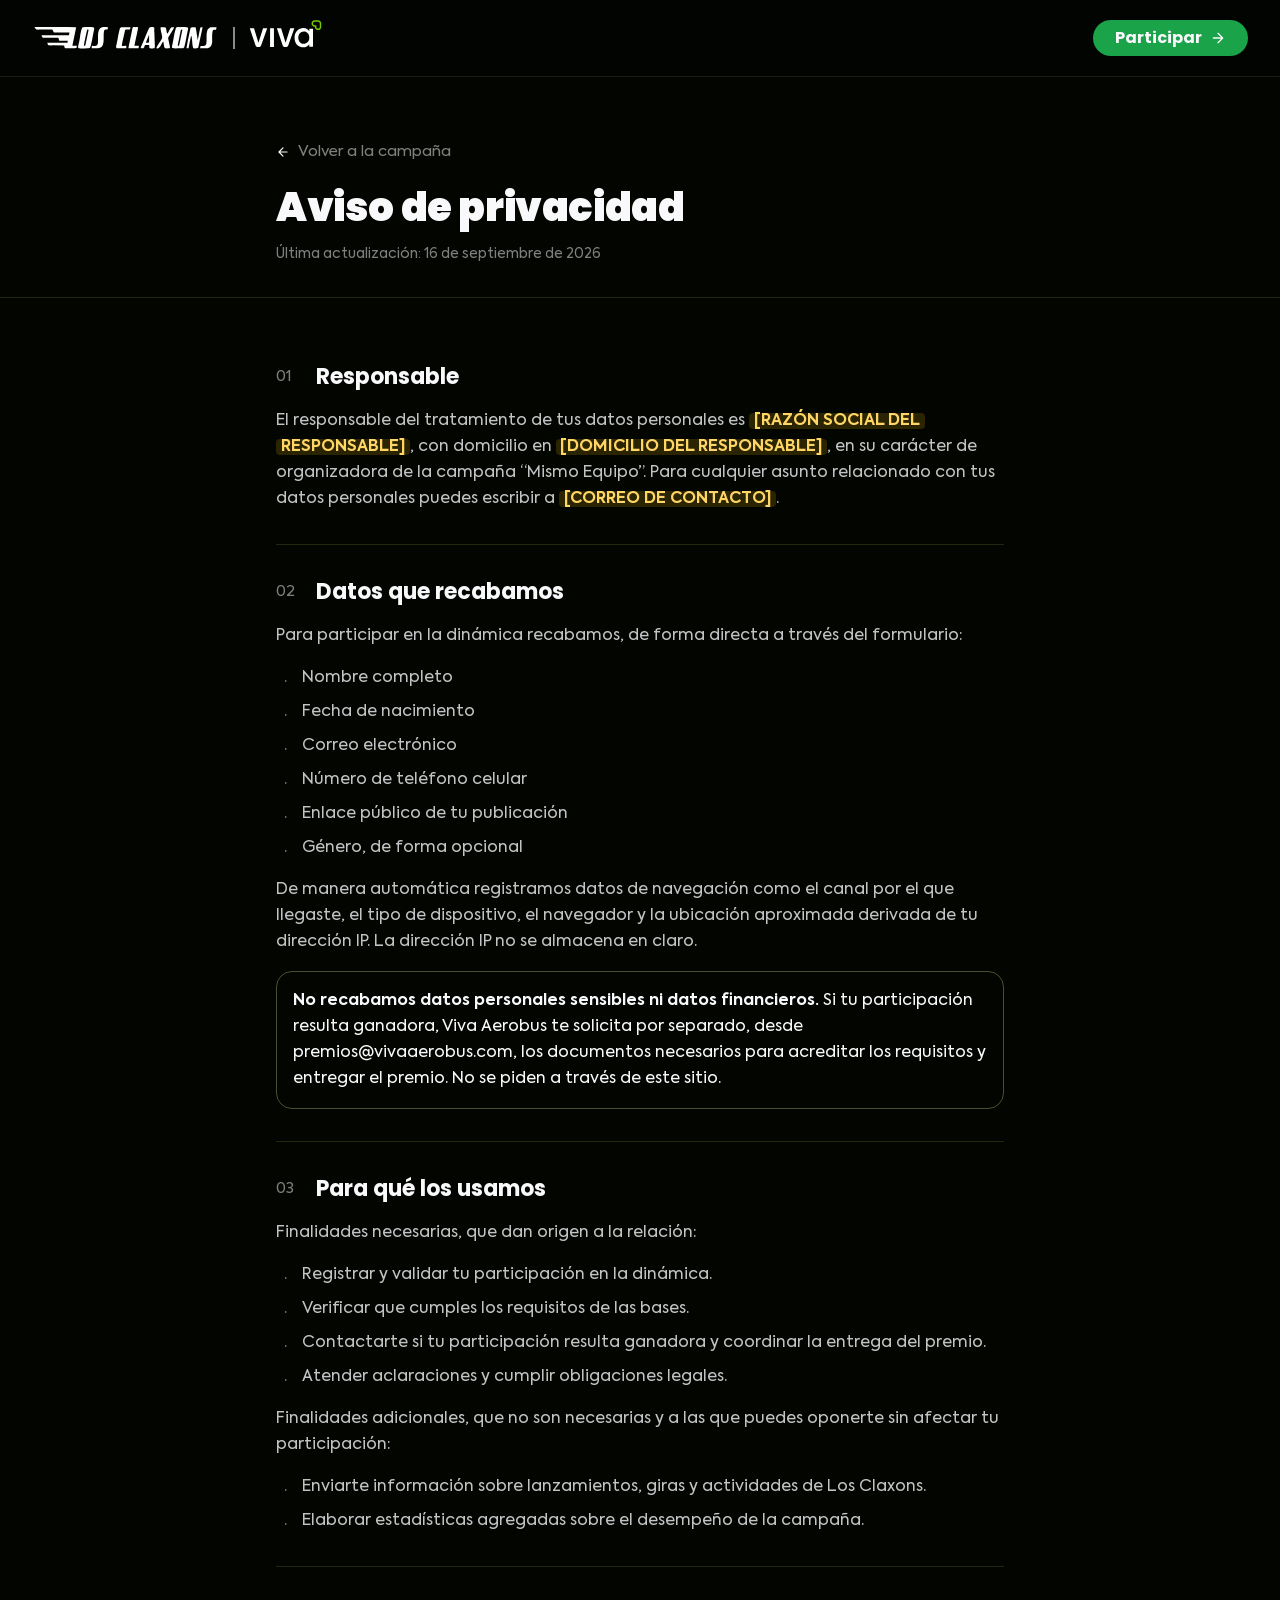
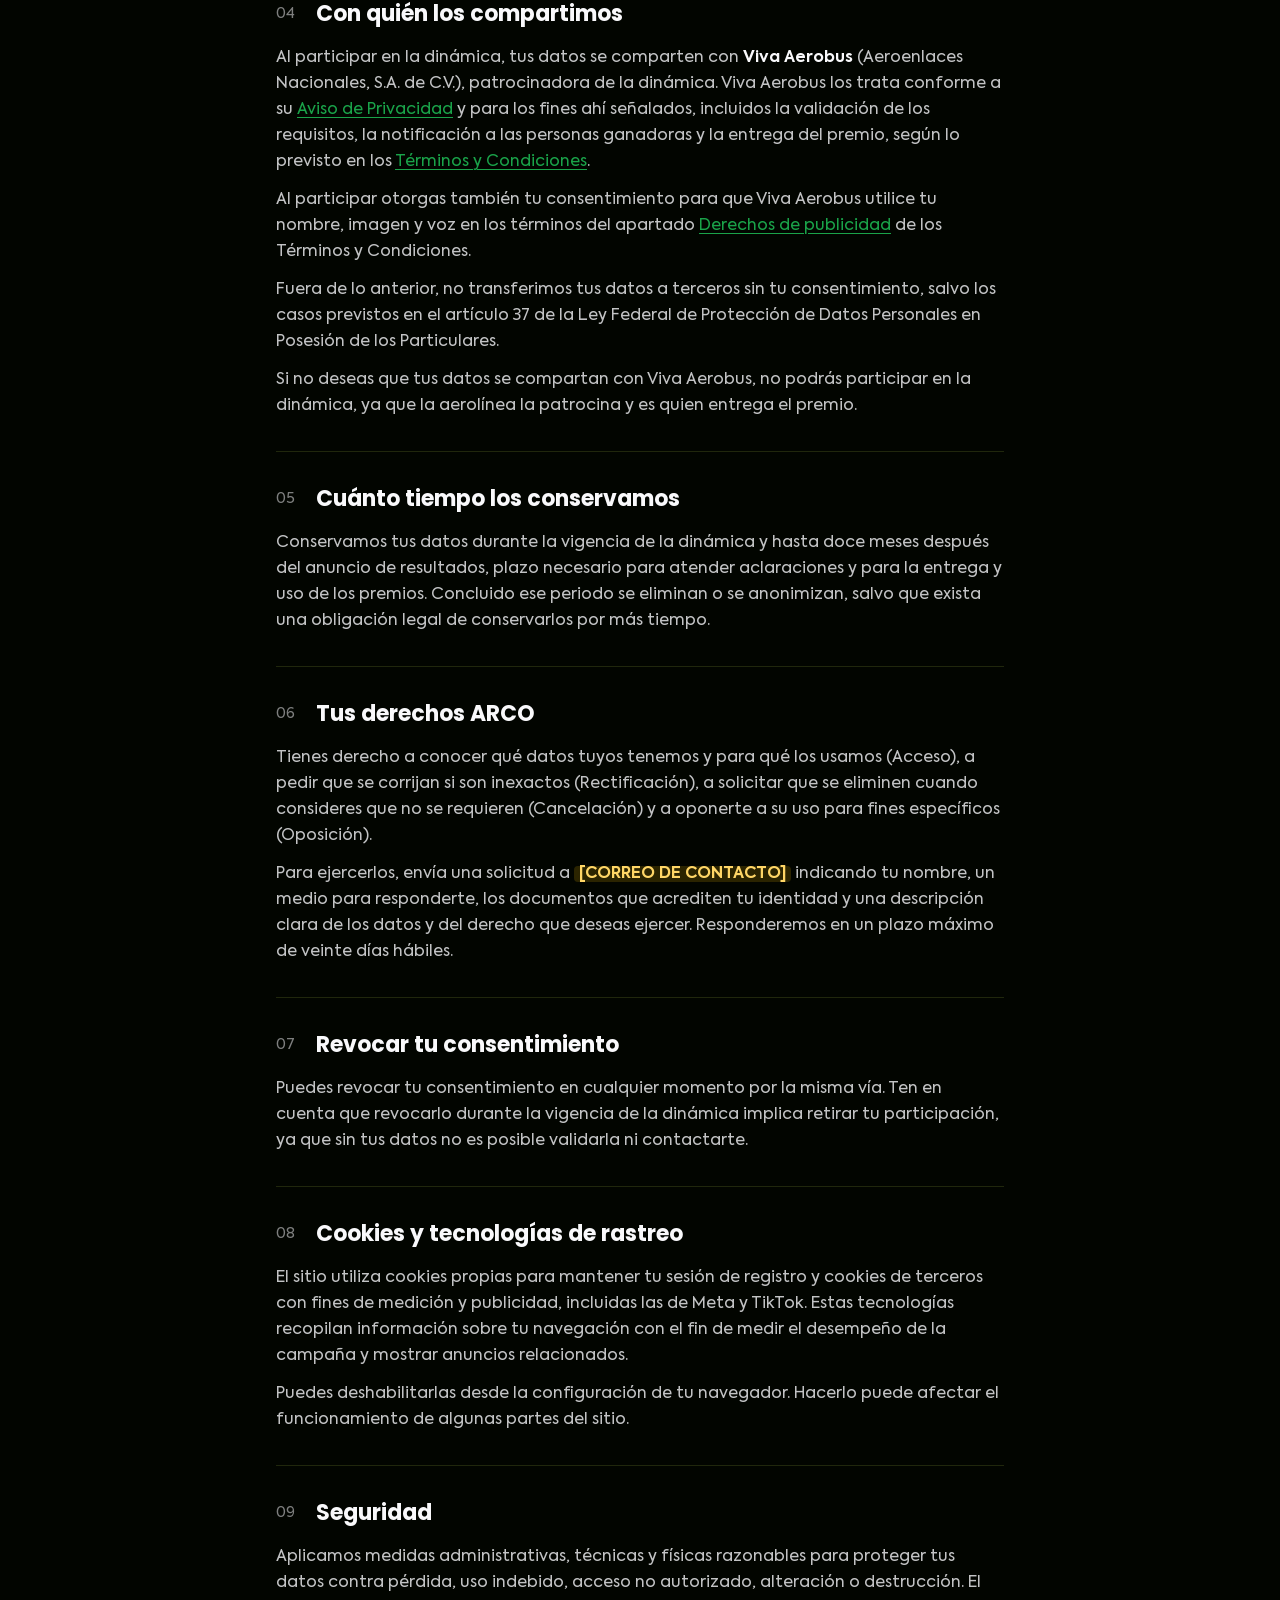
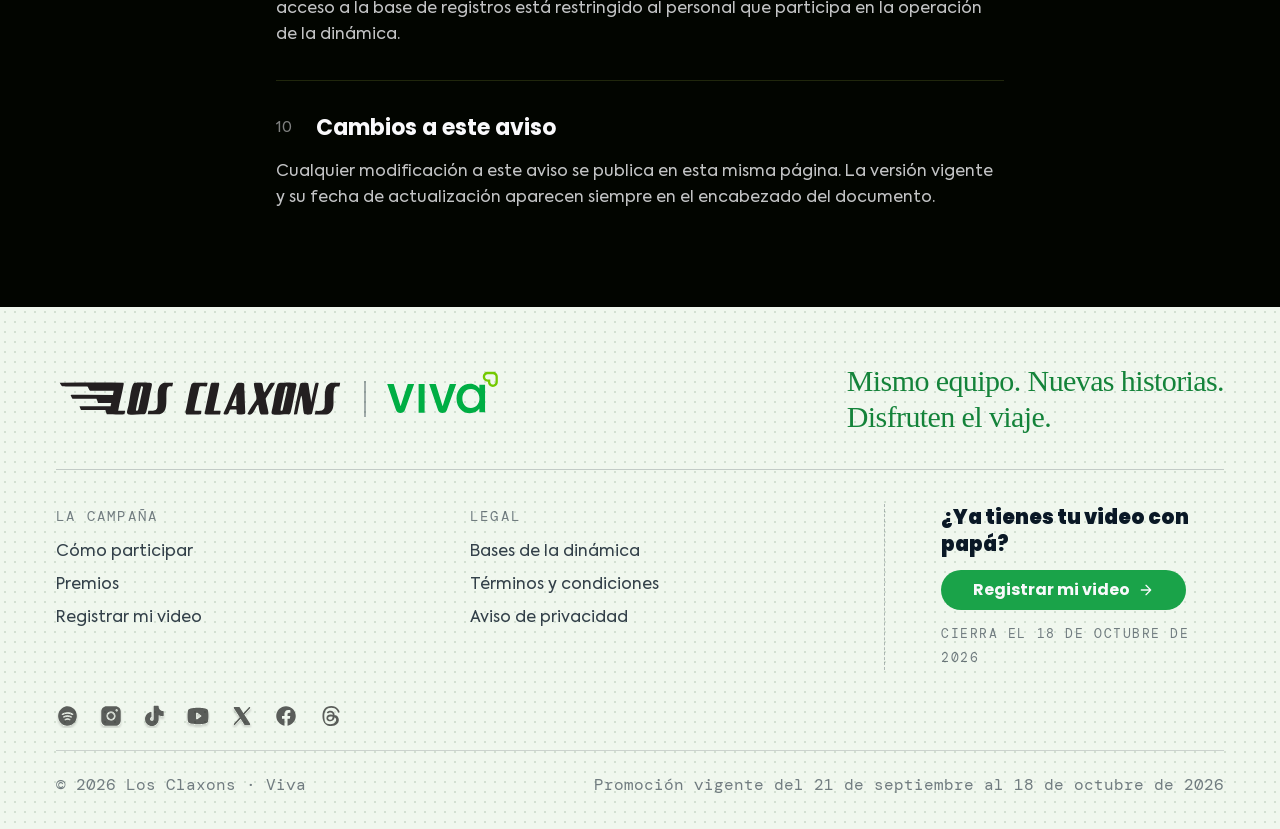
<file: privacidad.html>
<!doctype html>
<html lang="es-MX">
<head>
<meta charset="utf-8">
<meta name="viewport" content="width=device-width, initial-scale=1">

<title>Aviso de privacidad · Mismo Equipo</title>
<meta name="description" content="Qué datos recabamos en el registro de la dinámica Mismo Equipo, para qué los usamos, con quién se comparten y cómo ejercer tus derechos ARCO.">
<link rel="canonical" href="https://www.losclaxons.com/privacidad.html">

<meta name="theme-color" content="#020500">
<link rel="icon" href="favicon.ico" sizes="32x32">
<link rel="icon" href="favicon.svg" type="image/svg+xml">
<link rel="apple-touch-icon" href="apple-touch-icon.png">

<meta property="og:type" content="website">
<meta property="og:site_name" content="Mismo Equipo">
<meta property="og:locale" content="es_MX">
<meta property="og:url" content="https://www.losclaxons.com/privacidad.html">
<meta property="og:title" content="Aviso de privacidad">
<meta property="og:description" content="Qué datos recabamos en el registro de la dinámica Mismo Equipo, para qué los usamos, con quién se comparten y cómo ejercer tus derechos ARCO.">
<meta property="og:image" content="https://www.losclaxons.com/assets/og-mismo-equipo.jpg">
<meta property="og:image:type" content="image/jpeg">
<meta property="og:image:width" content="1200">
<meta property="og:image:height" content="630">
<meta property="og:image:alt" content="Una niña de la mano de su papá piloto, con el titular “Viaja con tu equipo favorito”.">

<meta name="twitter:card" content="summary_large_image">
<meta name="twitter:title" content="Aviso de privacidad">
<meta name="twitter:description" content="Qué datos recabamos en el registro de la dinámica Mismo Equipo, para qué los usamos, con quién se comparten y cómo ejercer tus derechos ARCO.">
<meta name="twitter:image" content="https://www.losclaxons.com/assets/og-mismo-equipo.jpg">
<meta name="twitter:image:alt" content="Una niña de la mano de su papá piloto, con el titular “Viaja con tu equipo favorito”.">

<link rel="preconnect" href="https://fonts.googleapis.com">
<link rel="preconnect" href="https://fonts.gstatic.com" crossorigin>
<link rel="stylesheet" href="https://fonts.googleapis.com/css2?family=Poppins:ital,wght@0,500;0,700;0,900;1,400&family=Crafty+Girls&family=DM+Mono:wght@400&display=swap">
<link rel="stylesheet" href="css/estilos.css">
<link rel="stylesheet" href="css/documento.css">
</head>
<body>

<a class="saltar" href="#contenido">Saltar al contenido</a>

<header class="d-cabecera" id="cabecera">
  <div class="fila">
    <a class="marcas" href="index.html" aria-label="Mismo Equipo, inicio">
      <img class="claxons" src="assets/claxons.svg" alt="Los Claxons" width="1217" height="152">
      <span class="barra" aria-hidden="true"></span>
      <img class="viva" src="assets/viva-blanco-lima.svg" alt="Viva" width="2000" height="813">
    </a>
    <a class="d-btn verde" href="index.html#registro">
      Participar
      <img src="assets/icon-arrow-right.svg" alt="" width="16" height="16">
    </a>
  </div>
</header>

<main>

  <!-- =========================================================== portada -->
  <header class="doc-portada">
    <div class="env">
      <a class="doc-volver" href="index.html">
        <img src="assets/icon-arrow-right.svg" alt="" width="14" height="14">
        Volver a la campaña
      </a>

      <h1 class="doc-titulo">Aviso de privacidad</h1>
      <p class="doc-fecha">Última actualización: 16 de septiembre de 2026</p>

    </div>
  </header>

  <!-- ============================================================ cuerpo -->
  <div class="doc-cuerpo env" id="contenido">

    <article class="doc-texto">

      <section id="responsable">
        <h2><span class="n">01</span>Responsable</h2>
        <p>El responsable del tratamiento de tus datos personales es <mark class="pendiente">[RAZÓN SOCIAL DEL RESPONSABLE]</mark>, con domicilio en <mark class="pendiente">[DOMICILIO DEL RESPONSABLE]</mark>, en su carácter de organizadora de la campaña “Mismo Equipo”. Para cualquier asunto relacionado con tus datos personales puedes escribir a <mark class="pendiente">[CORREO DE CONTACTO]</mark>.</p>
      </section>

      <section id="datos">
        <h2><span class="n">02</span>Datos que recabamos</h2>
        <p>Para participar en la dinámica recabamos, de forma directa a través del formulario:</p>
        <ul>
          <li>Nombre completo</li>
          <li>Fecha de nacimiento</li>
          <li>Correo electrónico</li>
          <li>Número de teléfono celular</li>
          <li>Enlace público de tu publicación</li>
          <li>Género, de forma opcional</li>
        </ul>
        <p>De manera automática registramos datos de navegación como el canal por el que llegaste, el tipo de dispositivo, el navegador y la ubicación aproximada derivada de tu dirección IP. La dirección IP no se almacena en claro.</p>
        <div class="doc-nota">
          <p><strong>No recabamos datos personales sensibles ni datos financieros.</strong> Si tu participación resulta ganadora, Viva Aerobus te solicita por separado, desde premios@vivaaerobus.com, los documentos necesarios para acreditar los requisitos y entregar el premio. No se piden a través de este sitio.</p>
        </div>
      </section>

      <section id="finalidades">
        <h2><span class="n">03</span>Para qué los usamos</h2>
        <p>Finalidades necesarias, que dan origen a la relación:</p>
        <ul>
          <li>Registrar y validar tu participación en la dinámica.</li>
          <li>Verificar que cumples los requisitos de las bases.</li>
          <li>Contactarte si tu participación resulta ganadora y coordinar la entrega del premio.</li>
          <li>Atender aclaraciones y cumplir obligaciones legales.</li>
        </ul>
        <p>Finalidades adicionales, que no son necesarias y a las que puedes oponerte sin afectar tu participación:</p>
        <ul>
          <li>Enviarte información sobre lanzamientos, giras y actividades de Los Claxons.</li>
          <li>Elaborar estadísticas agregadas sobre el desempeño de la campaña.</li>
        </ul>
      </section>

      <section id="transferencias">
        <h2><span class="n">04</span>Con quién los compartimos</h2>
        <p>Al participar en la dinámica, tus datos se comparten con <strong>Viva Aerobus</strong> (Aeroenlaces Nacionales, S.A. de C.V.), patrocinadora de la dinámica. Viva Aerobus los trata conforme a su <a href="https://www.vivaaerobus.com/es-mx/legal/aviso-de-privacidad" target="_blank" rel="noopener">Aviso de Privacidad</a> y para los fines ahí señalados, incluidos la validación de los requisitos, la notificación a las personas ganadoras y la entrega del premio, según lo previsto en los <a href="terminos.html#privacidad-viva">Términos y Condiciones</a>.</p>
        <p>Al participar otorgas también tu consentimiento para que Viva Aerobus utilice tu nombre, imagen y voz en los términos del apartado <a href="terminos.html#derechos">Derechos de publicidad</a> de los Términos y Condiciones.</p>
        <p>Fuera de lo anterior, no transferimos tus datos a terceros sin tu consentimiento, salvo los casos previstos en el artículo 37 de la Ley Federal de Protección de Datos Personales en Posesión de los Particulares.</p>
        <p>Si no deseas que tus datos se compartan con Viva Aerobus, no podrás participar en la dinámica, ya que la aerolínea la patrocina y es quien entrega el premio.</p>
      </section>

      <section id="conservacion">
        <h2><span class="n">05</span>Cuánto tiempo los conservamos</h2>
        <p>Conservamos tus datos durante la vigencia de la dinámica y hasta doce meses después del anuncio de resultados, plazo necesario para atender aclaraciones y para la entrega y uso de los premios. Concluido ese periodo se eliminan o se anonimizan, salvo que exista una obligación legal de conservarlos por más tiempo.</p>
      </section>

      <section id="arco">
        <h2><span class="n">06</span>Tus derechos ARCO</h2>
        <p>Tienes derecho a conocer qué datos tuyos tenemos y para qué los usamos (Acceso), a pedir que se corrijan si son inexactos (Rectificación), a solicitar que se eliminen cuando consideres que no se requieren (Cancelación) y a oponerte a su uso para fines específicos (Oposición).</p>
        <p>Para ejercerlos, envía una solicitud a <mark class="pendiente">[CORREO DE CONTACTO]</mark> indicando tu nombre, un medio para responderte, los documentos que acrediten tu identidad y una descripción clara de los datos y del derecho que deseas ejercer. Responderemos en un plazo máximo de veinte días hábiles.</p>
      </section>

      <section id="revocacion">
        <h2><span class="n">07</span>Revocar tu consentimiento</h2>
        <p>Puedes revocar tu consentimiento en cualquier momento por la misma vía. Ten en cuenta que revocarlo durante la vigencia de la dinámica implica retirar tu participación, ya que sin tus datos no es posible validarla ni contactarte.</p>
      </section>

      <section id="cookies">
        <h2><span class="n">08</span>Cookies y tecnologías de rastreo</h2>
        <p>El sitio utiliza cookies propias para mantener tu sesión de registro y cookies de terceros con fines de medición y publicidad, incluidas las de Meta y TikTok. Estas tecnologías recopilan información sobre tu navegación con el fin de medir el desempeño de la campaña y mostrar anuncios relacionados.</p>
        <p>Puedes deshabilitarlas desde la configuración de tu navegador. Hacerlo puede afectar el funcionamiento de algunas partes del sitio.</p>
      </section>

      <section id="seguridad">
        <h2><span class="n">09</span>Seguridad</h2>
        <p>Aplicamos medidas administrativas, técnicas y físicas razonables para proteger tus datos contra pérdida, uso indebido, acceso no autorizado, alteración o destrucción. El acceso a la base de registros está restringido al personal que participa en la operación de la dinámica.</p>
      </section>

      <section id="cambios">
        <h2><span class="n">10</span>Cambios a este aviso</h2>
        <p>Cualquier modificación a este aviso se publica en esta misma página. La versión vigente y su fecha de actualización aparecen siempre en el encabezado del documento.</p>
      </section>

    </article>
  </div>

</main>

<!-- =============================================================== pie -->
<footer class="d-pie">
  <div class="env">
    <div class="d-pie-alto">
      <div class="marcas">
        <img class="claxons" src="assets/claxons-tinta.svg" alt="Los Claxons" width="1217" height="152">
        <span class="barra" aria-hidden="true"></span>
        <img class="viva" src="assets/viva.svg" alt="Viva" width="2000" height="813">
      </div>
      <p class="lema">Mismo equipo. Nuevas historias.<br>Disfruten el viaje.</p>
    </div>

    <div class="d-pie-rejilla">
      <nav aria-label="La campaña">
        <h4>La campaña</h4>
        <ul>
          <li><a href="index.html#como">Cómo participar</a></li>
          <li><a href="index.html#cancion">Premios</a></li>
          <li><a href="index.html#registro">Registrar mi video</a></li>
        </ul>
      </nav>
      <nav aria-label="Legal">
        <h4>Legal</h4>
        <ul>
          <li><a href="bases.html">Bases de la dinámica</a></li>
          <li><a href="terminos.html">Términos y condiciones</a></li>
          <li><a href="privacidad.html" aria-current="page">Aviso de privacidad</a></li>
        </ul>
      </nav>
      <div class="d-pie-llamado">
        <p class="invita">¿Ya tienes tu video con papá?</p>
        <a class="d-btn verde" href="index.html#registro">
          Registrar mi video
          <img src="assets/icon-arrow-right.svg" alt="" width="16" height="16">
        </a>
        <p class="plazo">Cierra el 18 de octubre de 2026</p>
      </div>
    </div>

    <ul class="d-pie-social" aria-label="Los Claxons en redes">
      <li><a href="https://ffm.to/mismoequipo" target="_blank" rel="noopener" aria-label="Escuchar Mismo Equipo"><img src="assets/social-spotify.svg" alt="" width="23" height="24"></a></li>
      <li><a href="https://www.instagram.com/losclaxons/" target="_blank" rel="noopener" aria-label="Los Claxons en Instagram"><img src="assets/social-instagram.svg" alt="" width="24" height="24"></a></li>
      <li><a href="https://www.tiktok.com/@los.claxons" target="_blank" rel="noopener" aria-label="Los Claxons en TikTok"><img src="assets/social-tiktok.svg" alt="" width="23" height="24"></a></li>
      <li><a href="https://www.youtube.com/@LosClaxonsOficial" target="_blank" rel="noopener" aria-label="Los Claxons en YouTube"><img src="assets/social-youtube.svg" alt="" width="24" height="24"></a></li>
      <li><a href="https://twitter.com/LosClaxons" target="_blank" rel="noopener" aria-label="Los Claxons en X"><img src="assets/social-x.svg" alt="" width="24" height="24"></a></li>
      <li><a href="https://www.facebook.com/losclaxons" target="_blank" rel="noopener" aria-label="Los Claxons en Facebook"><img src="assets/social-facebook.svg" alt="" width="24" height="24"></a></li>
      <li><a href="https://www.threads.com/@losclaxons" target="_blank" rel="noopener" aria-label="Los Claxons en Threads"><img src="assets/social-threads.svg" alt="" width="24" height="24"></a></li>
    </ul>

    <div class="d-pie-bajo">
      <span>© 2026 Los Claxons · Viva</span>
      <span>Promoción vigente del 21 de septiembre al 18 de octubre de 2026</span>
    </div>
  </div>
</footer>

<script src="js/documento.js"></script>
</body>
</html>
</file>
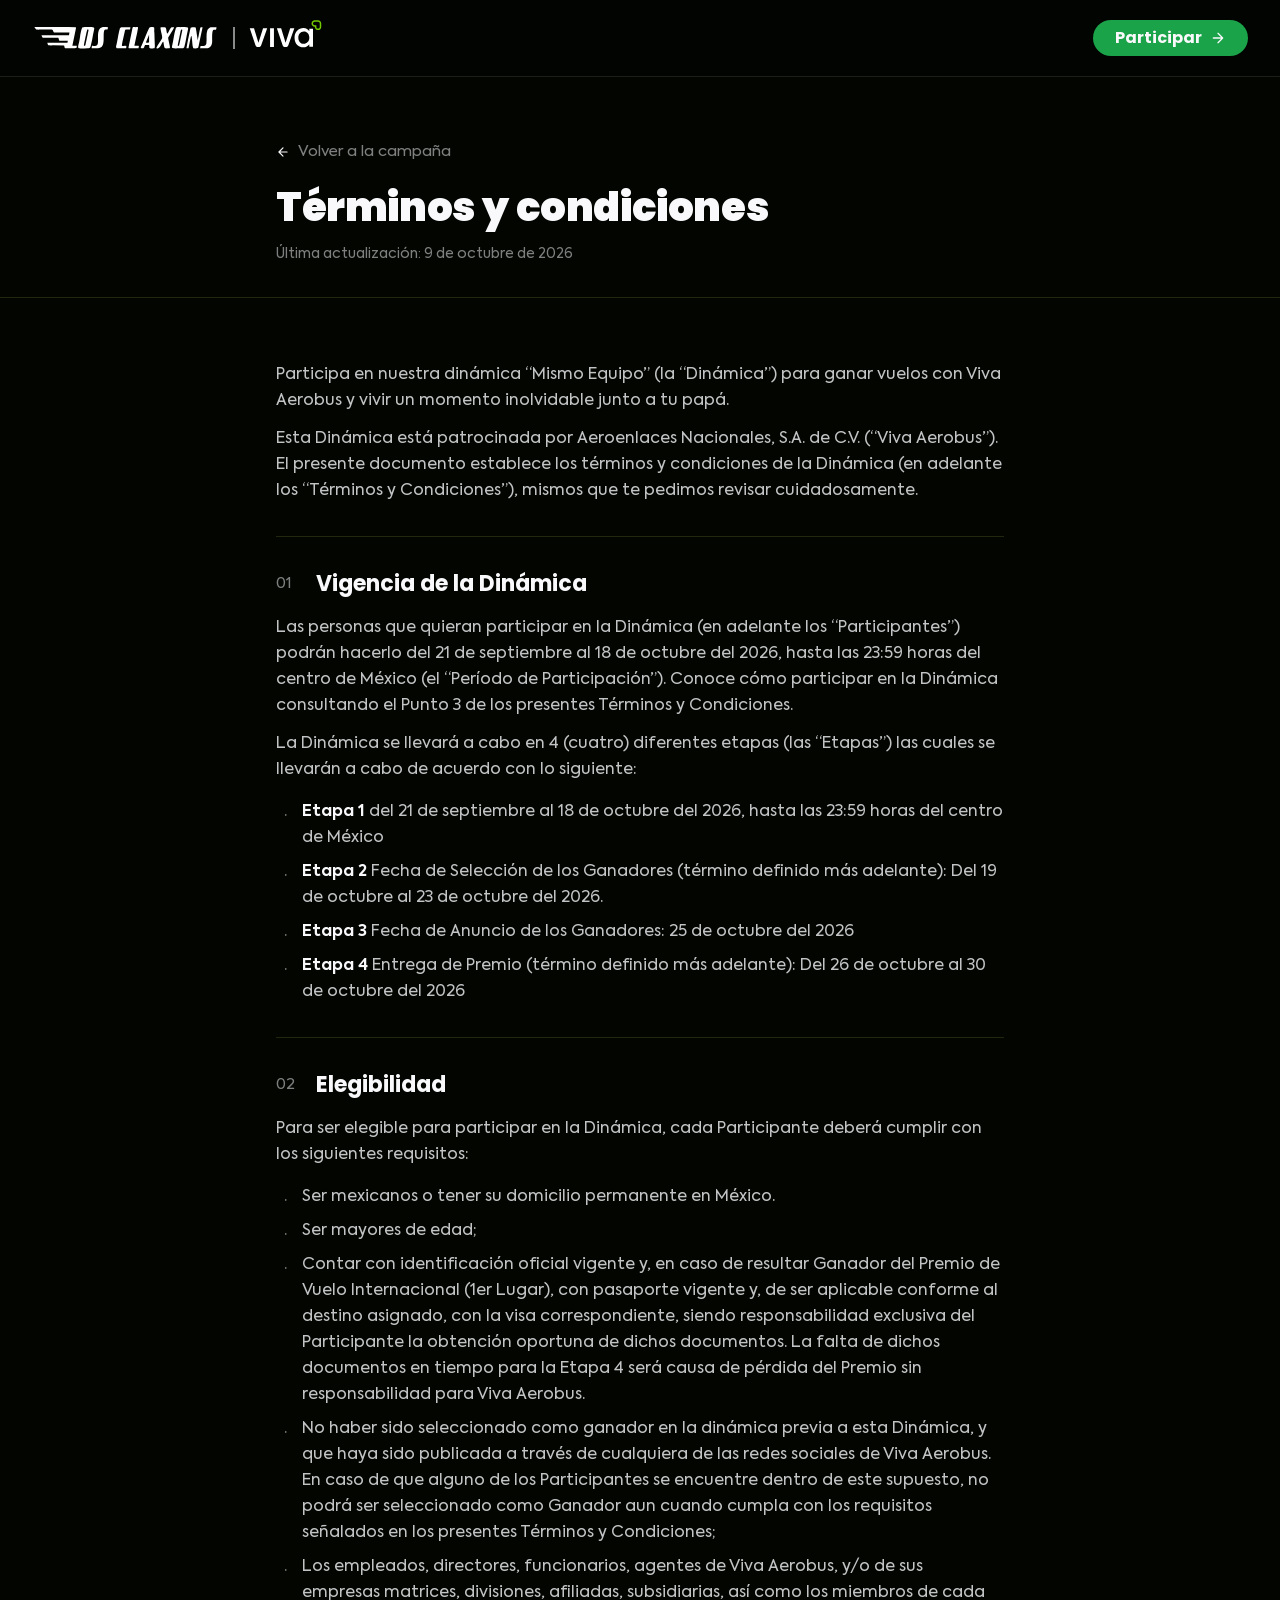
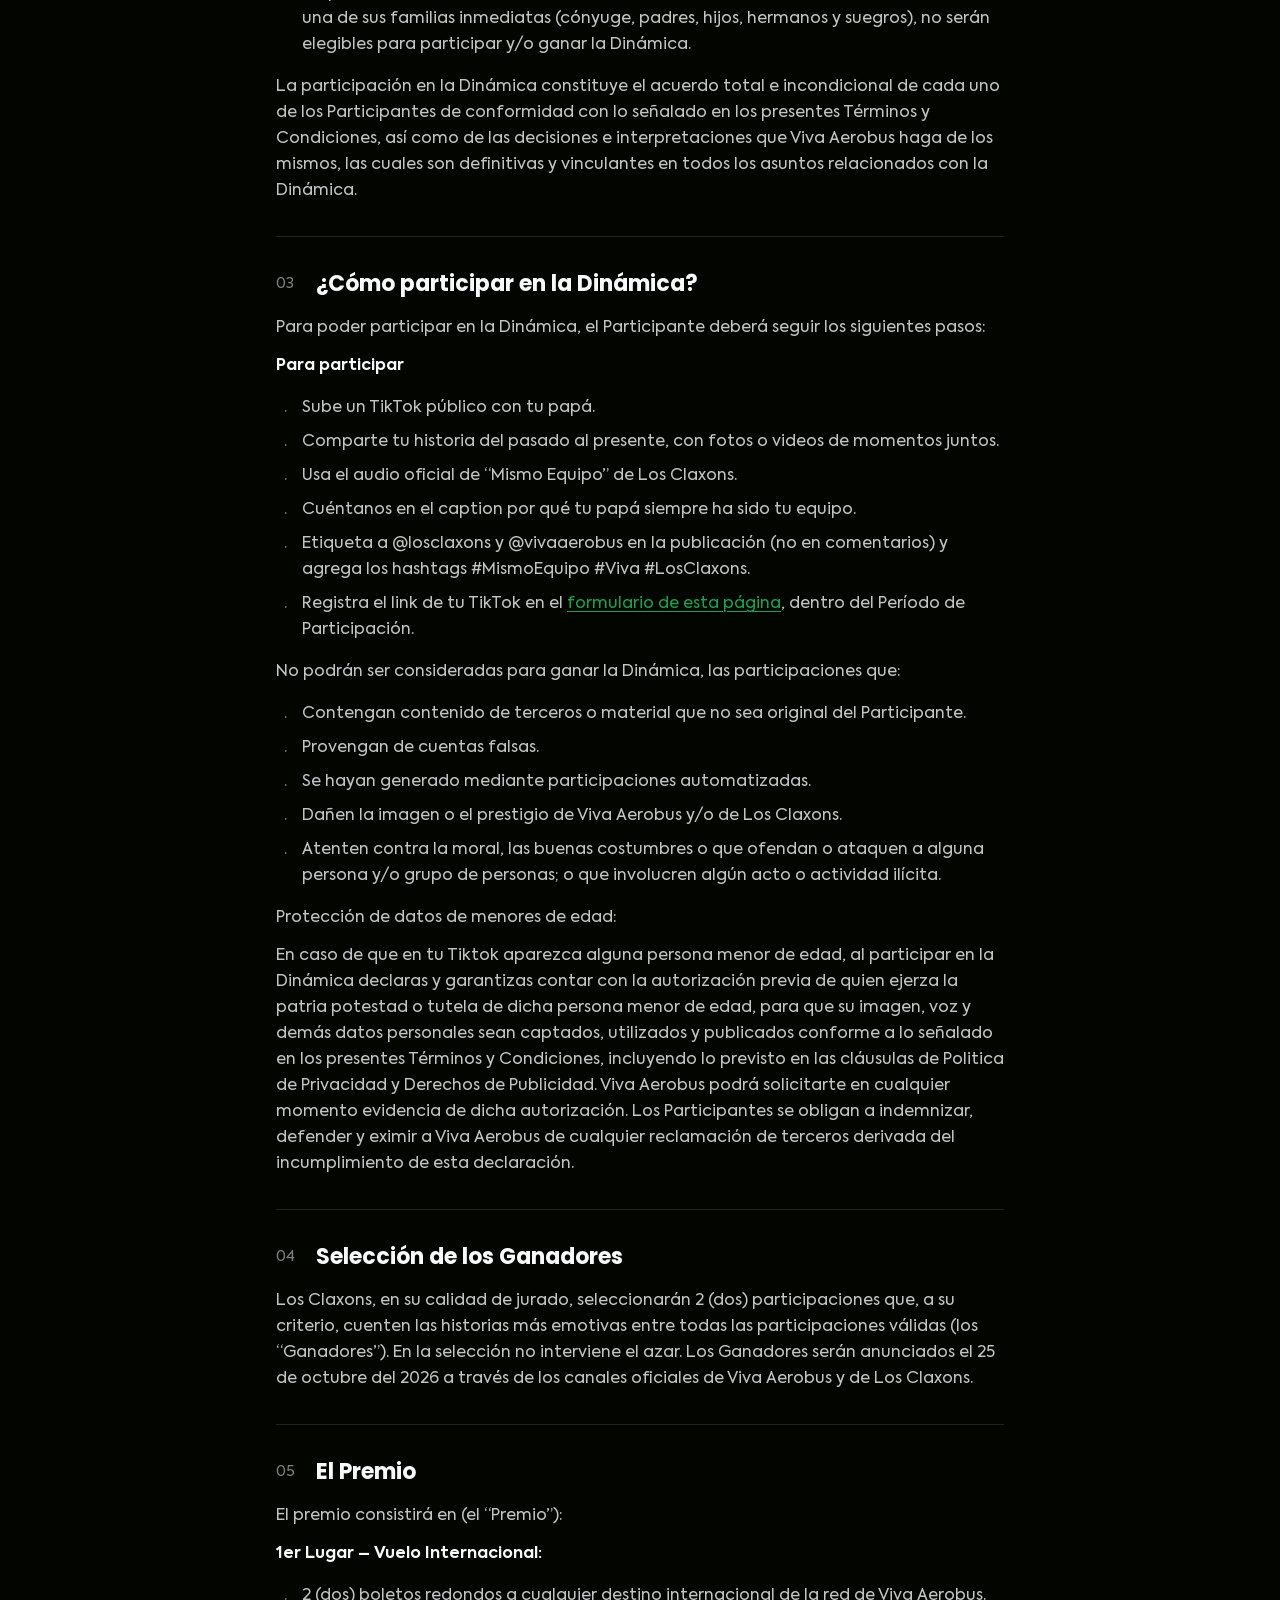
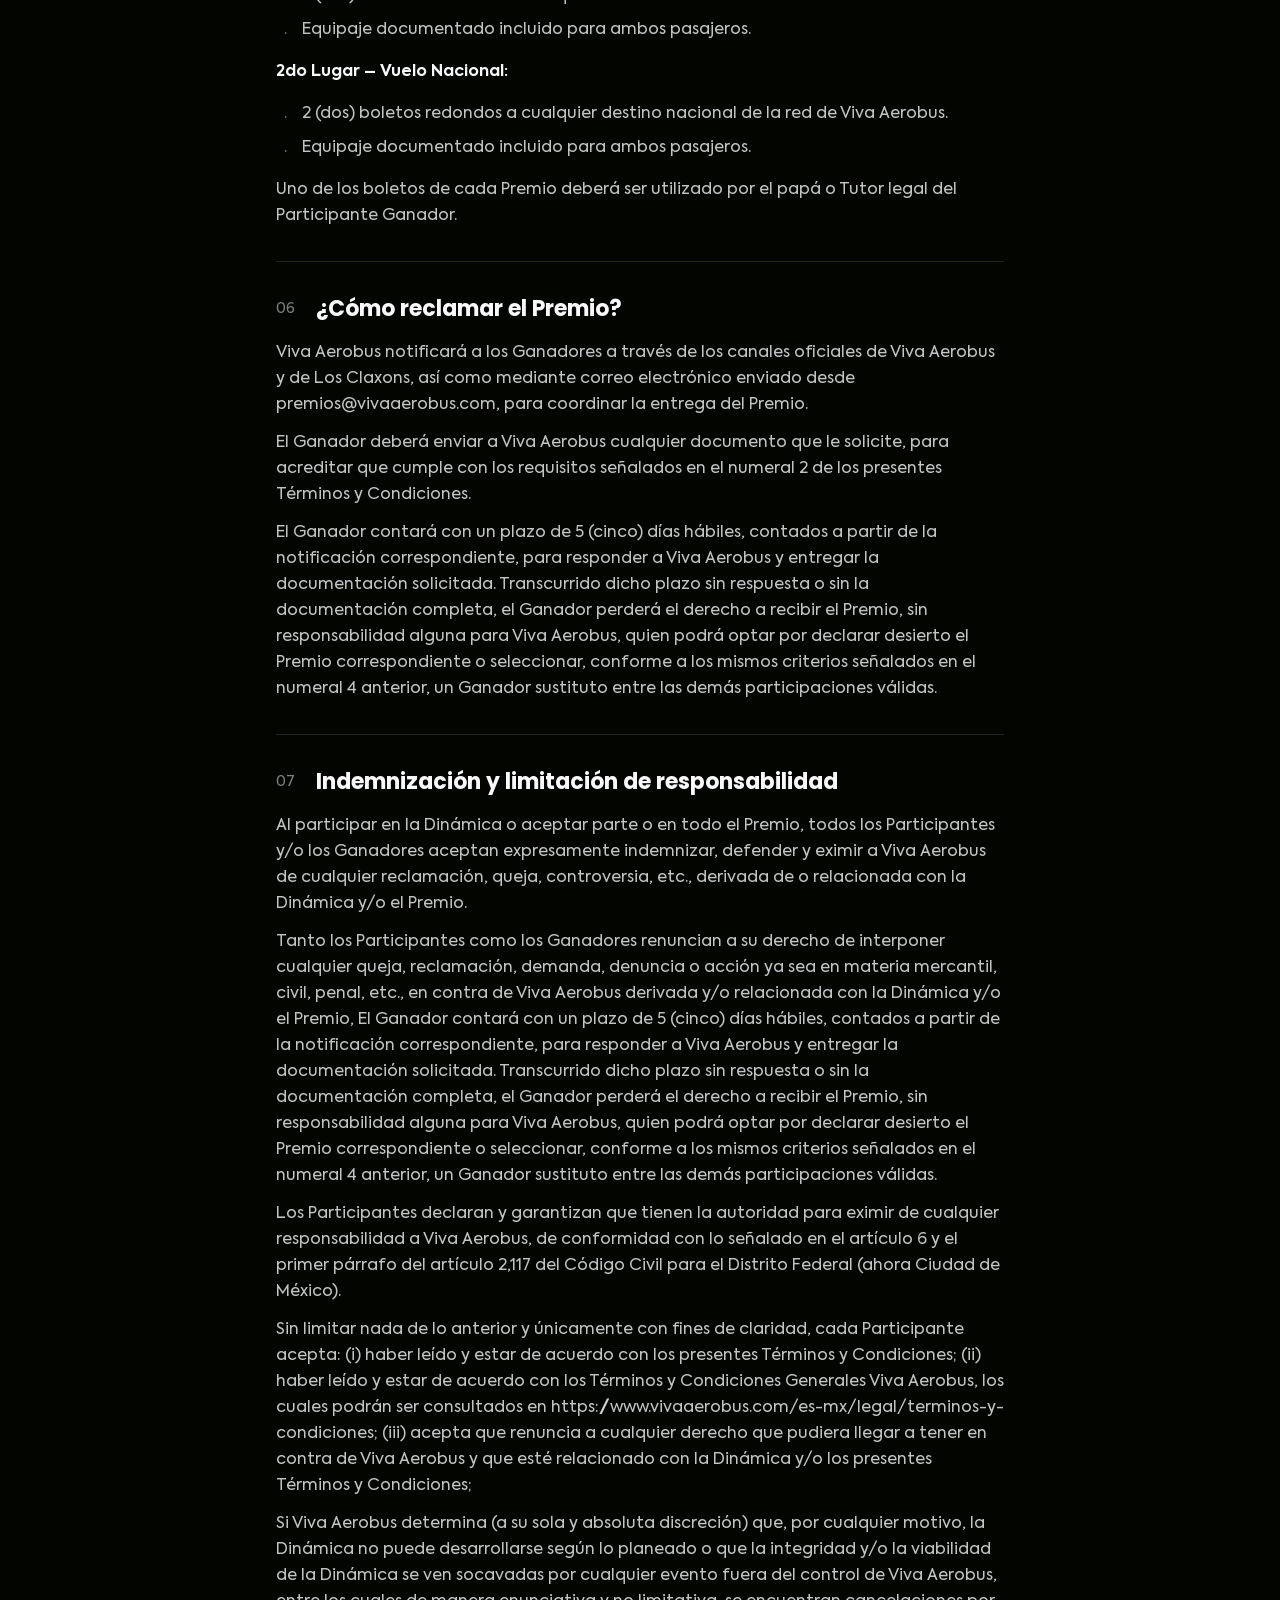
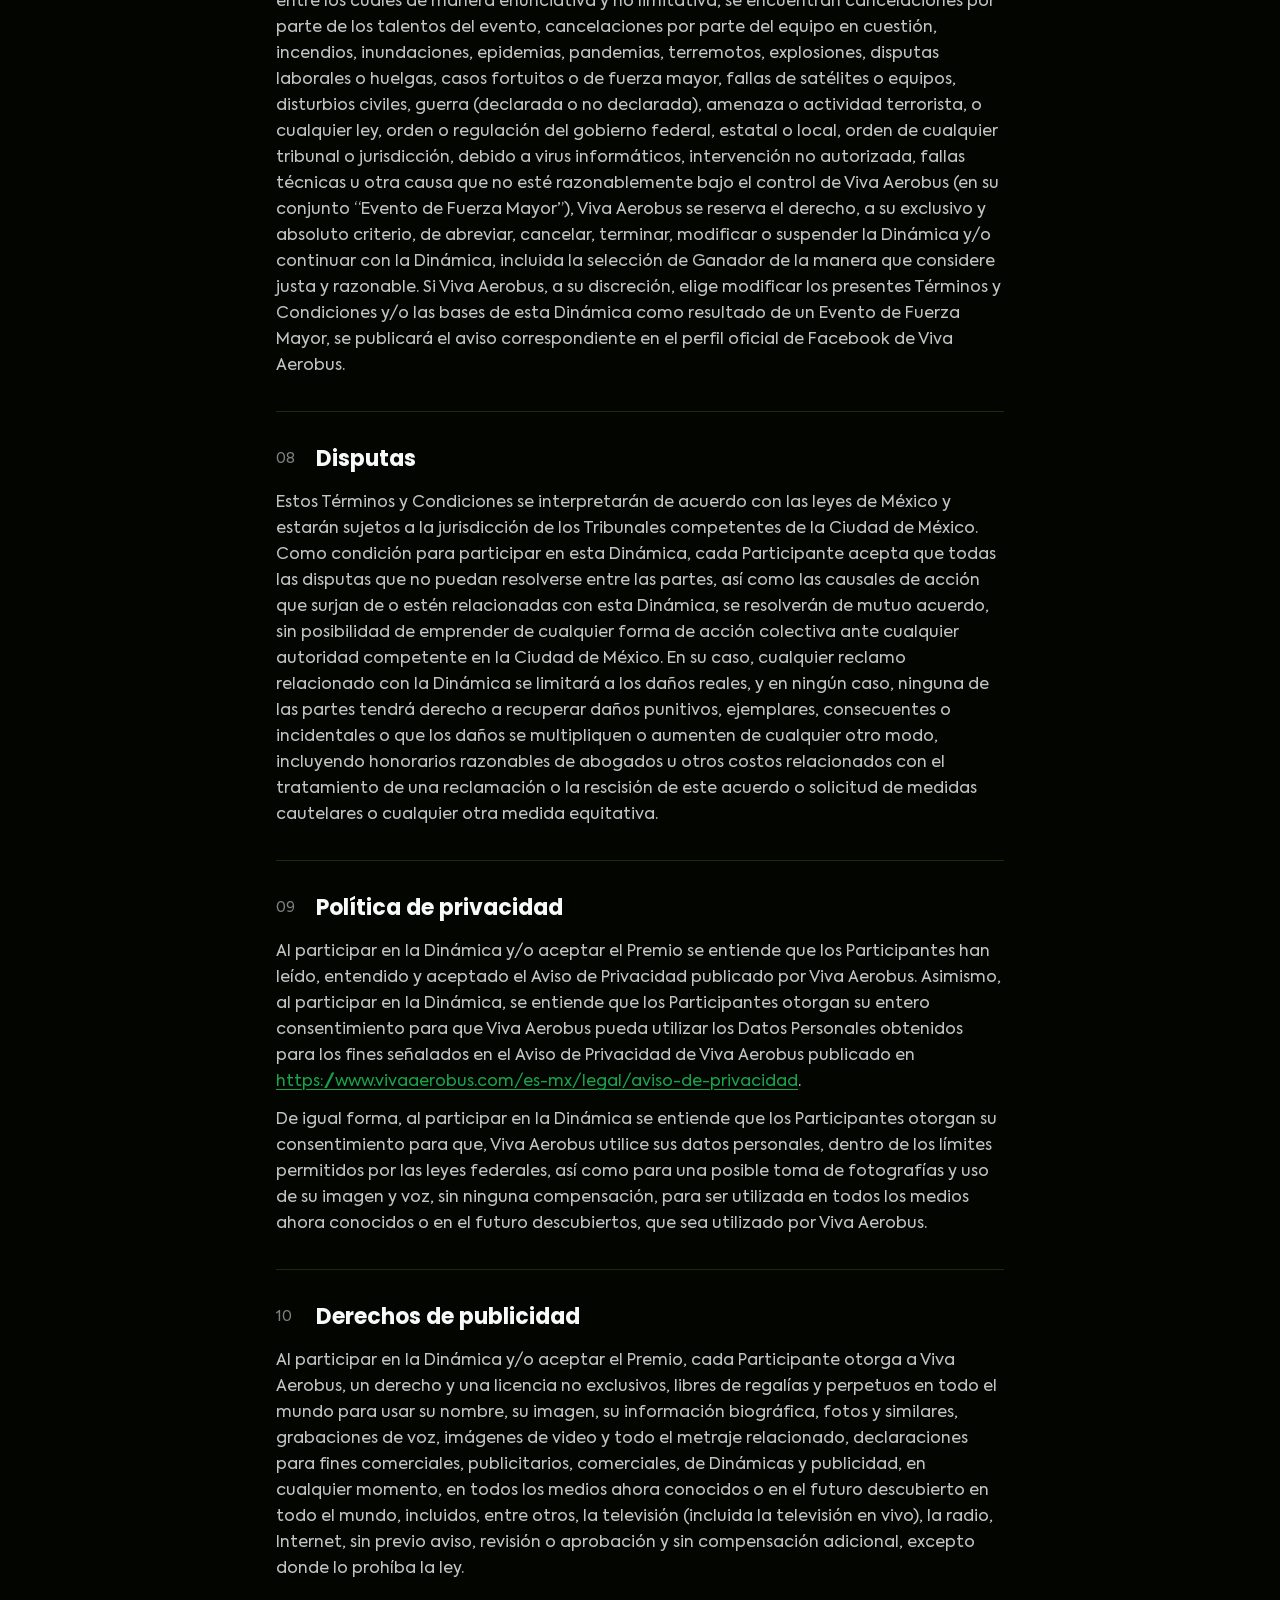
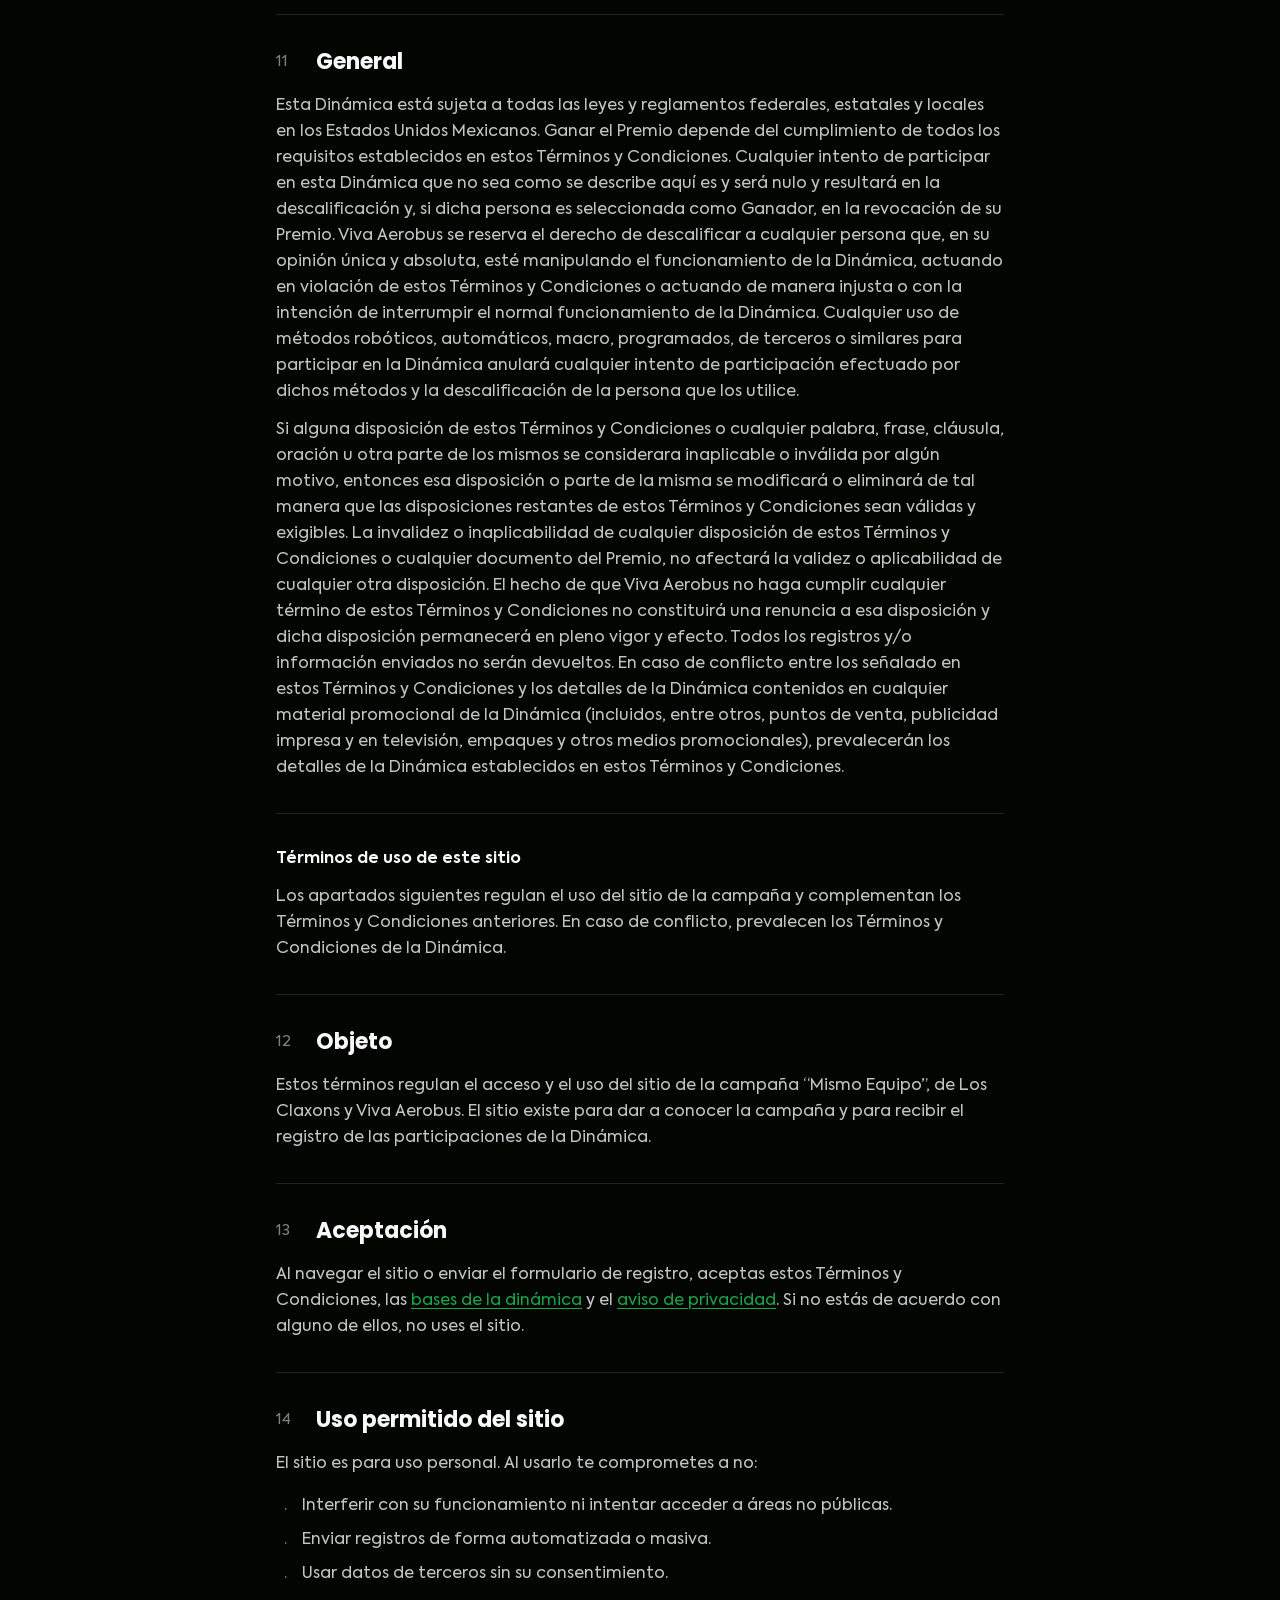
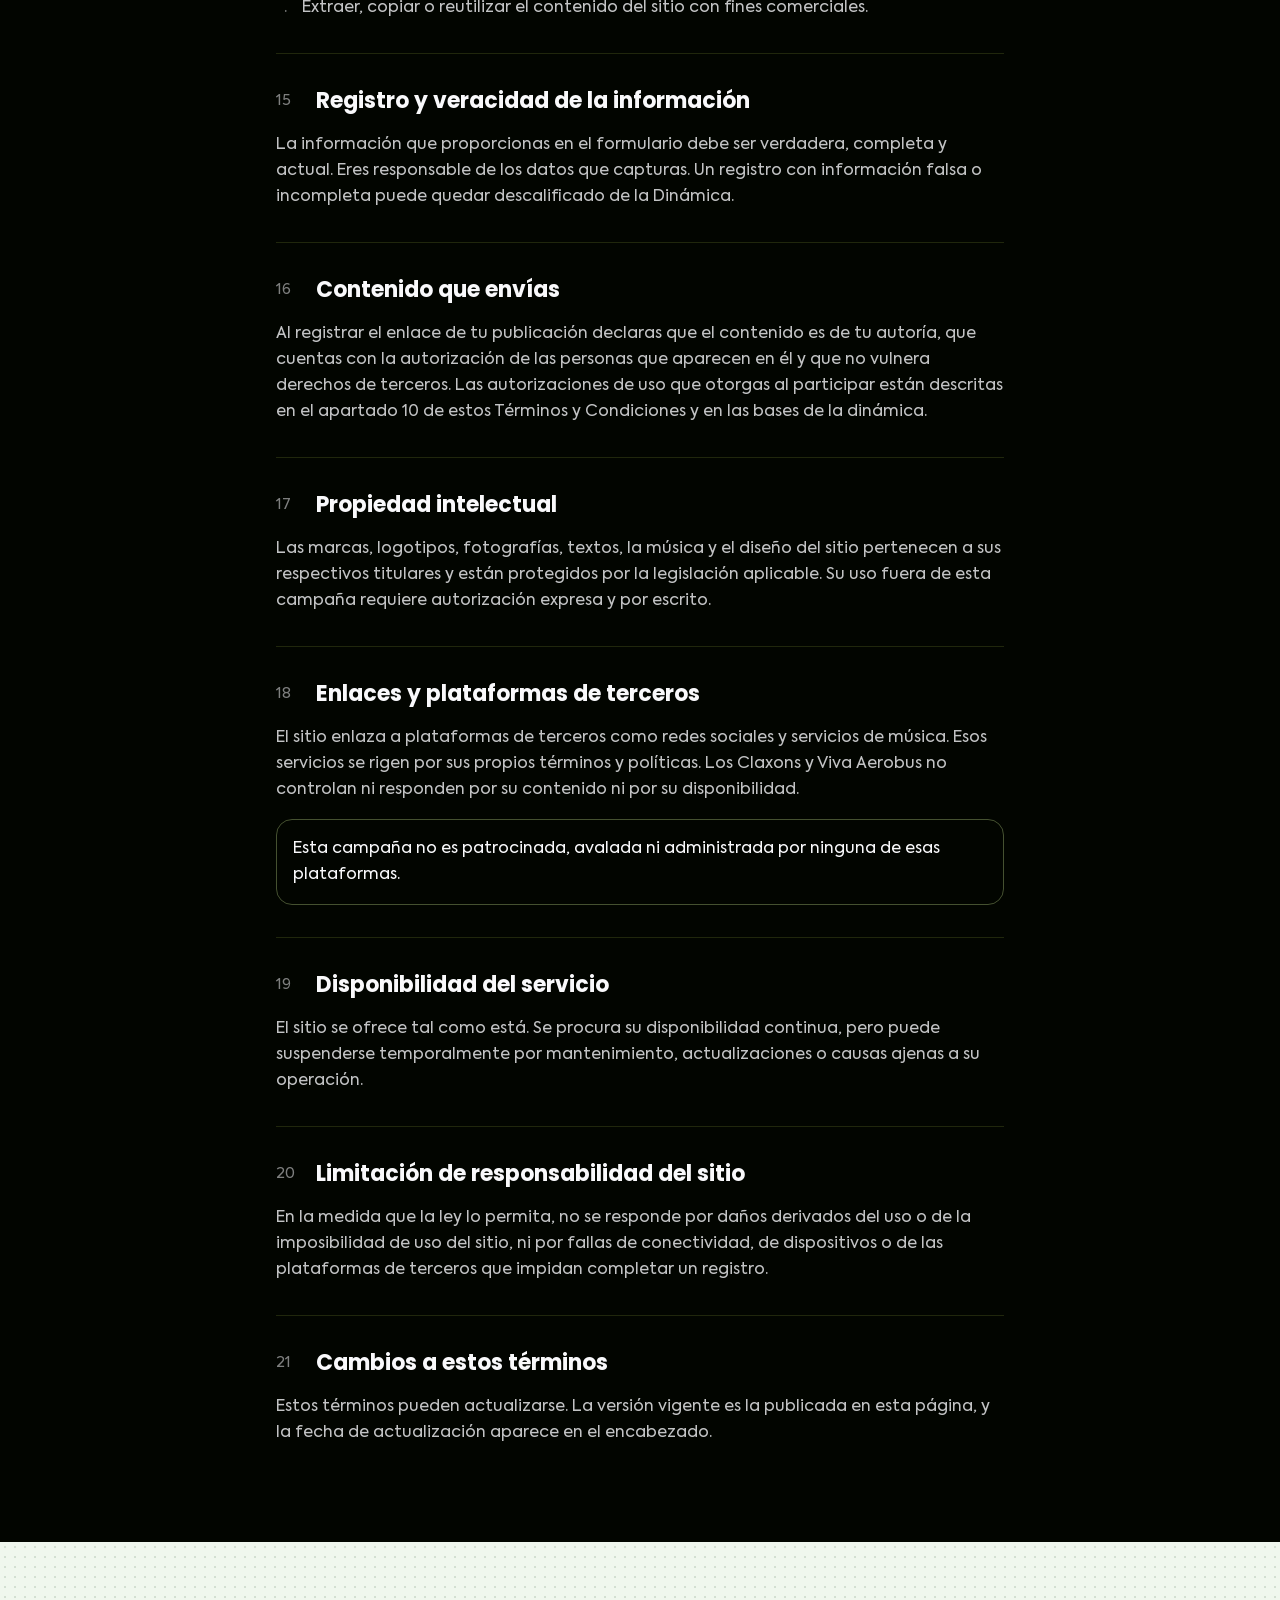
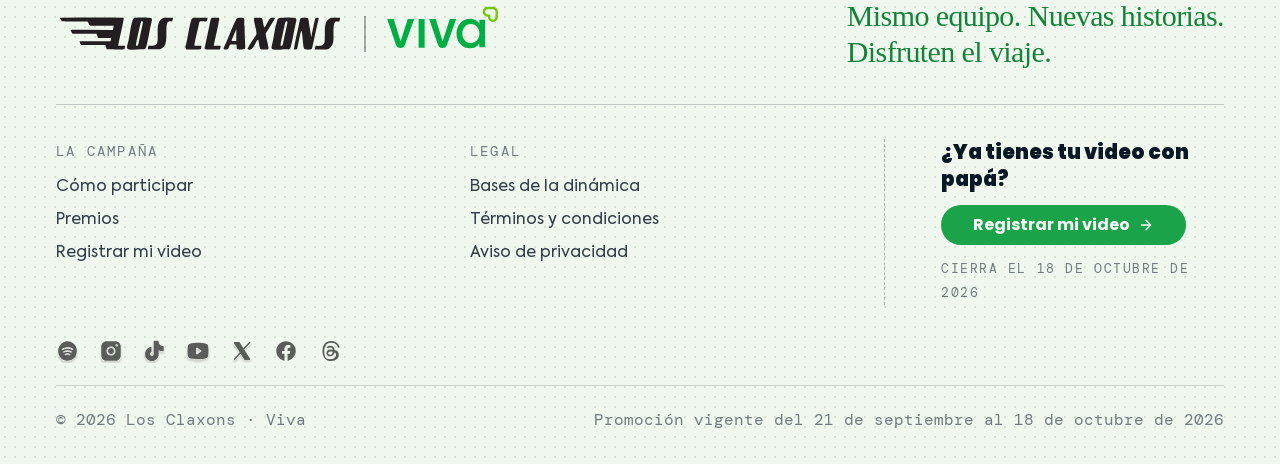
<file: terminos.html>
<!doctype html>
<html lang="es-MX">
<head>
<meta charset="utf-8">
<meta name="viewport" content="width=device-width, initial-scale=1">

<title>Términos y condiciones · Mismo Equipo</title>
<meta name="description" content="Términos y condiciones de la dinámica Mismo Equipo, patrocinada por Viva Aerobus, y condiciones de uso del sitio de la campaña.">
<link rel="canonical" href="https://www.losclaxons.com/terminos.html">

<meta name="theme-color" content="#020500">
<link rel="icon" href="favicon.ico" sizes="32x32">
<link rel="icon" href="favicon.svg" type="image/svg+xml">
<link rel="apple-touch-icon" href="apple-touch-icon.png">

<meta property="og:type" content="website">
<meta property="og:site_name" content="Mismo Equipo">
<meta property="og:locale" content="es_MX">
<meta property="og:url" content="https://www.losclaxons.com/terminos.html">
<meta property="og:title" content="Términos y condiciones">
<meta property="og:description" content="Términos y condiciones de la dinámica Mismo Equipo, patrocinada por Viva Aerobus, y condiciones de uso del sitio de la campaña.">
<meta property="og:image" content="https://www.losclaxons.com/assets/og-mismo-equipo.jpg">
<meta property="og:image:type" content="image/jpeg">
<meta property="og:image:width" content="1200">
<meta property="og:image:height" content="630">
<meta property="og:image:alt" content="Una niña de la mano de su papá piloto, con el titular “Viaja con tu equipo favorito”.">

<meta name="twitter:card" content="summary_large_image">
<meta name="twitter:title" content="Términos y condiciones">
<meta name="twitter:description" content="Términos y condiciones de la dinámica Mismo Equipo, patrocinada por Viva Aerobus, y condiciones de uso del sitio de la campaña.">
<meta name="twitter:image" content="https://www.losclaxons.com/assets/og-mismo-equipo.jpg">
<meta name="twitter:image:alt" content="Una niña de la mano de su papá piloto, con el titular “Viaja con tu equipo favorito”.">

<link rel="preconnect" href="https://fonts.googleapis.com">
<link rel="preconnect" href="https://fonts.gstatic.com" crossorigin>
<link rel="stylesheet" href="https://fonts.googleapis.com/css2?family=Poppins:ital,wght@0,500;0,700;0,900;1,400&family=Crafty+Girls&family=DM+Mono:wght@400&display=swap">
<link rel="stylesheet" href="css/estilos.css">
<link rel="stylesheet" href="css/documento.css">
</head>
<body>

<a class="saltar" href="#contenido">Saltar al contenido</a>

<header class="d-cabecera" id="cabecera">
  <div class="fila">
    <a class="marcas" href="index.html" aria-label="Mismo Equipo, inicio">
      <img class="claxons" src="assets/claxons.svg" alt="Los Claxons" width="1217" height="152">
      <span class="barra" aria-hidden="true"></span>
      <img class="viva" src="assets/viva-blanco-lima.svg" alt="Viva" width="2000" height="813">
    </a>
    <a class="d-btn verde" href="index.html#registro">
      Participar
      <img src="assets/icon-arrow-right.svg" alt="" width="16" height="16">
    </a>
  </div>
</header>

<main>

  <!-- =========================================================== portada -->
  <header class="doc-portada">
    <div class="env">
      <a class="doc-volver" href="index.html">
        <img src="assets/icon-arrow-right.svg" alt="" width="14" height="14">
        Volver a la campaña
      </a>

      <h1 class="doc-titulo">Términos y condiciones</h1>
      <p class="doc-fecha">Última actualización: 9 de octubre de 2026</p>

    </div>
  </header>

  <!-- ============================================================ cuerpo -->
  <div class="doc-cuerpo env" id="contenido">

        <article class="doc-texto">

      <section id="presentacion">
        <p>Participa en nuestra dinámica “Mismo Equipo” (la “Dinámica”) para ganar vuelos con Viva Aerobus y vivir un momento inolvidable junto a tu papá.</p>
        <p>Esta Dinámica está patrocinada por Aeroenlaces Nacionales, S.A. de C.V. (“Viva Aerobus”). El presente documento establece los términos y condiciones de la Dinámica (en adelante los “Términos y Condiciones”), mismos que te pedimos revisar cuidadosamente.</p>
      </section>

      <section id="vigencia">
        <h2><span class="n">01</span>Vigencia de la Dinámica</h2>
        <p>Las personas que quieran participar en la Dinámica (en adelante los “Participantes”) podrán hacerlo del 21 de septiembre al 18 de octubre del 2026, hasta las 23:59 horas del centro de México (el “Período de Participación”). Conoce cómo participar en la Dinámica consultando el Punto 3 de los presentes Términos y Condiciones.</p>
        <p>La Dinámica se llevará a cabo en 4 (cuatro) diferentes etapas (las “Etapas”) las cuales se llevarán a cabo de acuerdo con lo siguiente:</p>
        <ul>
          <li><strong>Etapa 1</strong> del 21 de septiembre al 18 de octubre del 2026, hasta las 23:59 horas del centro de México</li>
          <li><strong>Etapa 2</strong> Fecha de Selección de los Ganadores (término definido más adelante): Del 19 de octubre al 23 de octubre del 2026.</li>
          <li><strong>Etapa 3</strong> Fecha de Anuncio de los Ganadores: 25 de octubre del 2026</li>
          <li><strong>Etapa 4</strong> Entrega de Premio (término definido más adelante): Del 26 de octubre al 30 de octubre del 2026</li>
        </ul>
      </section>

      <section id="elegibilidad">
        <h2><span class="n">02</span>Elegibilidad</h2>
        <p>Para ser elegible para participar en la Dinámica, cada Participante deberá cumplir con los siguientes requisitos:</p>
        <ul>
          <li>Ser mexicanos o tener su domicilio permanente en México.</li>
          <li>Ser mayores de edad;</li>
          <li>Contar con identificación oficial vigente y, en caso de resultar Ganador del Premio de Vuelo Internacional (1er Lugar), con pasaporte vigente y, de ser aplicable conforme al destino asignado, con la visa correspondiente, siendo responsabilidad exclusiva del Participante la obtención oportuna de dichos documentos. La falta de dichos documentos en tiempo para la Etapa 4 será causa de pérdida del Premio sin responsabilidad para Viva Aerobus.</li>
          <li>No haber sido seleccionado como ganador en la dinámica previa a esta Dinámica, y que haya sido publicada a través de cualquiera de las redes sociales de Viva Aerobus. En caso de que alguno de los Participantes se encuentre dentro de este supuesto, no podrá ser seleccionado como Ganador aun cuando cumpla con los requisitos señalados en los presentes Términos y Condiciones;</li>
          <li>Los empleados, directores, funcionarios, agentes de Viva Aerobus, y/o de sus empresas matrices, divisiones, afiliadas, subsidiarias, así como los miembros de cada una de sus familias inmediatas (cónyuge, padres, hijos, hermanos y suegros), no serán elegibles para participar y/o ganar la Dinámica.</li>
        </ul>
        <p>La participación en la Dinámica constituye el acuerdo total e incondicional de cada uno de los Participantes de conformidad con lo señalado en los presentes Términos y Condiciones, así como de las decisiones e interpretaciones que Viva Aerobus haga de los mismos, las cuales son definitivas y vinculantes en todos los asuntos relacionados con la Dinámica.</p>
      </section>

      <section id="como-participar">
        <h2><span class="n">03</span>¿Cómo participar en la Dinámica?</h2>
        <p>Para poder participar en la Dinámica, el Participante deberá seguir los siguientes pasos:</p>
        <p><strong>Para participar</strong></p>
        <ul>
          <li>Sube un TikTok público con tu papá.</li>
          <li>Comparte tu historia del pasado al presente, con fotos o videos de momentos juntos.</li>
          <li>Usa el audio oficial de “Mismo Equipo” de Los Claxons.</li>
          <li>Cuéntanos en el caption por qué tu papá siempre ha sido tu equipo.</li>
          <li>Etiqueta a @losclaxons y @vivaaerobus en la publicación (no en comentarios) y agrega los hashtags #MismoEquipo #Viva #LosClaxons.</li>
          <li>Registra el link de tu TikTok en el <a href="index.html#registro">formulario de esta página</a>, dentro del Período de Participación.</li>
        </ul>
        <p>No podrán ser consideradas para ganar la Dinámica, las participaciones que:</p>
        <ul>
          <li>Contengan contenido de terceros o material que no sea original del Participante.</li>
          <li>Provengan de cuentas falsas.</li>
          <li>Se hayan generado mediante participaciones automatizadas.</li>
          <li>Dañen la imagen o el prestigio de Viva Aerobus y/o de Los Claxons.</li>
          <li>Atenten contra la moral, las buenas costumbres o que ofendan o ataquen a alguna persona y/o grupo de personas; o que involucren algún acto o actividad ilícita.</li>
        </ul>
        <p>Protección de datos de menores de edad:</p>
        <p>En caso de que en tu Tiktok aparezca alguna persona menor de edad, al participar en la Dinámica declaras y garantizas contar con la autorización previa de quien ejerza la patria potestad o tutela de dicha persona menor de edad, para que su imagen, voz y demás datos personales sean captados, utilizados y publicados conforme a lo señalado en los presentes Términos y Condiciones, incluyendo lo previsto en las cláusulas de Politica de Privacidad y Derechos de Publicidad. Viva Aerobus podrá solicitarte en cualquier momento evidencia de dicha autorización. Los Participantes se obligan a indemnizar, defender y eximir a Viva Aerobus de cualquier reclamación de terceros derivada del incumplimiento de esta declaración.</p>
      </section>

      <section id="seleccion">
        <h2><span class="n">04</span>Selección de los Ganadores</h2>
        <p>Los Claxons, en su calidad de jurado, seleccionarán 2 (dos) participaciones que, a su criterio, cuenten las historias más emotivas entre todas las participaciones válidas (los “Ganadores”). En la selección no interviene el azar. Los Ganadores serán anunciados el 25 de octubre del 2026 a través de los canales oficiales de Viva Aerobus y de Los Claxons.</p>
      </section>

      <section id="premio">
        <h2><span class="n">05</span>El Premio</h2>
        <p>El premio consistirá en (el “Premio”):</p>
        <p><strong>1er Lugar – Vuelo Internacional:</strong></p>
        <ul>
          <li>2 (dos) boletos redondos a cualquier destino internacional de la red de Viva Aerobus.</li>
          <li>Equipaje documentado incluido para ambos pasajeros.</li>
        </ul>
        <p><strong>2do Lugar – Vuelo Nacional:</strong></p>
        <ul>
          <li>2 (dos) boletos redondos a cualquier destino nacional de la red de Viva Aerobus.</li>
          <li>Equipaje documentado incluido para ambos pasajeros.</li>
        </ul>
        <p>Uno de los boletos de cada Premio deberá ser utilizado por el papá o Tutor legal del Participante Ganador.</p>
      </section>

      <section id="reclamar">
        <h2><span class="n">06</span>¿Cómo reclamar el Premio?</h2>
        <p>Viva Aerobus notificará a los Ganadores a través de los canales oficiales de Viva Aerobus y de Los Claxons, así como mediante correo electrónico enviado desde premios@vivaaerobus.com, para coordinar la entrega del Premio.</p>
        <p>El Ganador deberá enviar a Viva Aerobus cualquier documento que le solicite, para acreditar que cumple con los requisitos señalados en el numeral 2 de los presentes Términos y Condiciones.</p>
        <p>El Ganador contará con un plazo de 5 (cinco) días hábiles, contados a partir de la notificación correspondiente, para responder a Viva Aerobus y entregar la documentación solicitada. Transcurrido dicho plazo sin respuesta o sin la documentación completa, el Ganador perderá el derecho a recibir el Premio, sin responsabilidad alguna para Viva Aerobus, quien podrá optar por declarar desierto el Premio correspondiente o seleccionar, conforme a los mismos criterios señalados en el numeral 4 anterior, un Ganador sustituto entre las demás participaciones válidas.</p>
      </section>

      <section id="indemnizacion">
        <h2><span class="n">07</span>Indemnización y limitación de responsabilidad</h2>
        <p>Al participar en la Dinámica o aceptar parte o en todo el Premio, todos los Participantes y/o los Ganadores aceptan expresamente indemnizar, defender y eximir a Viva Aerobus de cualquier reclamación, queja, controversia, etc., derivada de o relacionada con la Dinámica y/o el Premio.</p>
        <p>Tanto los Participantes como los Ganadores renuncian a su derecho de interponer cualquier queja, reclamación, demanda, denuncia o acción ya sea en materia mercantil, civil, penal, etc., en contra de Viva Aerobus derivada y/o relacionada con la Dinámica y/o el Premio, El Ganador contará con un plazo de 5 (cinco) días hábiles, contados a partir de la notificación correspondiente, para responder a Viva Aerobus y entregar la documentación solicitada. Transcurrido dicho plazo sin respuesta o sin la documentación completa, el Ganador perderá el derecho a recibir el Premio, sin responsabilidad alguna para Viva Aerobus, quien podrá optar por declarar desierto el Premio correspondiente o seleccionar, conforme a los mismos criterios señalados en el numeral 4 anterior, un Ganador sustituto entre las demás participaciones válidas.</p>
        <p>Los Participantes declaran y garantizan que tienen la autoridad para eximir de cualquier responsabilidad a Viva Aerobus, de conformidad con lo señalado en el artículo 6 y el primer párrafo del artículo 2,117 del Código Civil para el Distrito Federal (ahora Ciudad de México).</p>
        <p>Sin limitar nada de lo anterior y únicamente con fines de claridad, cada Participante acepta: (i) haber leído y estar de acuerdo con los presentes Términos y Condiciones; (ii) haber leído y estar de acuerdo con los Términos y Condiciones Generales Viva Aerobus, los cuales podrán ser consultados en https://www.vivaaerobus.com/es-mx/legal/terminos-y-condiciones; (iii) acepta que renuncia a cualquier derecho que pudiera llegar a tener en contra de Viva Aerobus y que esté relacionado con la Dinámica y/o los presentes Términos y Condiciones;</p>
        <p>Si Viva Aerobus determina (a su sola y absoluta discreción) que, por cualquier motivo, la Dinámica no puede desarrollarse según lo planeado o que la integridad y/o la viabilidad de la Dinámica se ven socavadas por cualquier evento fuera del control de Viva Aerobus, entre los cuales de manera enunciativa y no limitativa, se encuentran cancelaciones por parte de los talentos del evento, cancelaciones por parte del equipo en cuestión, incendios, inundaciones, epidemias, pandemias, terremotos, explosiones, disputas laborales o huelgas, casos fortuitos o de fuerza mayor, fallas de satélites o equipos, disturbios civiles, guerra (declarada o no declarada), amenaza o actividad terrorista, o cualquier ley, orden o regulación del gobierno federal, estatal o local, orden de cualquier tribunal o jurisdicción, debido a virus informáticos, intervención no autorizada, fallas técnicas u otra causa que no esté razonablemente bajo el control de Viva Aerobus (en su conjunto “Evento de Fuerza Mayor”), Viva Aerobus se reserva el derecho, a su exclusivo y absoluto criterio, de abreviar, cancelar, terminar, modificar o suspender la Dinámica y/o continuar con la Dinámica, incluida la selección de Ganador de la manera que considere justa y razonable. Si Viva Aerobus, a su discreción, elige modificar los presentes Términos y Condiciones y/o las bases de esta Dinámica como resultado de un Evento de Fuerza Mayor, se publicará el aviso correspondiente en el perfil oficial de Facebook de Viva Aerobus.</p>
      </section>

      <section id="disputas">
        <h2><span class="n">08</span>Disputas</h2>
        <p>Estos Términos y Condiciones se interpretarán de acuerdo con las leyes de México y estarán sujetos a la jurisdicción de los Tribunales competentes de la Ciudad de México. Como condición para participar en esta Dinámica, cada Participante acepta que todas las disputas que no puedan resolverse entre las partes, así como las causales de acción que surjan de o estén relacionadas con esta Dinámica, se resolverán de mutuo acuerdo, sin posibilidad de emprender de cualquier forma de acción colectiva ante cualquier autoridad competente en la Ciudad de México. En su caso, cualquier reclamo relacionado con la Dinámica se limitará a los daños reales, y en ningún caso, ninguna de las partes tendrá derecho a recuperar daños punitivos, ejemplares, consecuentes o incidentales o que los daños se multipliquen o aumenten de cualquier otro modo, incluyendo honorarios razonables de abogados u otros costos relacionados con el tratamiento de una reclamación o la rescisión de este acuerdo o solicitud de medidas cautelares o cualquier otra medida equitativa.</p>
      </section>

      <section id="privacidad-viva">
        <h2><span class="n">09</span>Política de privacidad</h2>
        <p>Al participar en la Dinámica y/o aceptar el Premio se entiende que los Participantes han leído, entendido y aceptado el Aviso de Privacidad publicado por Viva Aerobus. Asimismo, al participar en la Dinámica, se entiende que los Participantes otorgan su entero consentimiento para que Viva Aerobus pueda utilizar los Datos Personales obtenidos para los fines señalados en el Aviso de Privacidad de Viva Aerobus publicado en <a href="https://www.vivaaerobus.com/es-mx/legal/aviso-de-privacidad" target="_blank" rel="noopener">https://www.vivaaerobus.com/es-mx/legal/aviso-de-privacidad</a>.</p>
        <p>De igual forma, al participar en la Dinámica se entiende que los Participantes otorgan su consentimiento para que, Viva Aerobus utilice sus datos personales, dentro de los límites permitidos por las leyes federales, así como para una posible toma de fotografías y uso de su imagen y voz, sin ninguna compensación, para ser utilizada en todos los medios ahora conocidos o en el futuro descubiertos, que sea utilizado por Viva Aerobus.</p>
      </section>

      <section id="derechos">
        <h2><span class="n">10</span>Derechos de publicidad</h2>
        <p>Al participar en la Dinámica y/o aceptar el Premio, cada Participante otorga a Viva Aerobus, un derecho y una licencia no exclusivos, libres de regalías y perpetuos en todo el mundo para usar su nombre, su imagen, su información biográfica, fotos y similares, grabaciones de voz, imágenes de video y todo el metraje relacionado, declaraciones para fines comerciales, publicitarios, comerciales, de Dinámicas y publicidad, en cualquier momento, en todos los medios ahora conocidos o en el futuro descubierto en todo el mundo, incluidos, entre otros, la televisión (incluida la televisión en vivo), la radio, Internet, sin previo aviso, revisión o aprobación y sin compensación adicional, excepto donde lo prohíba la ley.</p>
      </section>

      <section id="general">
        <h2><span class="n">11</span>General</h2>
        <p>Esta Dinámica está sujeta a todas las leyes y reglamentos federales, estatales y locales en los Estados Unidos Mexicanos. Ganar el Premio depende del cumplimiento de todos los requisitos establecidos en estos Términos y Condiciones. Cualquier intento de participar en esta Dinámica que no sea como se describe aquí es y será nulo y resultará en la descalificación y, si dicha persona es seleccionada como Ganador, en la revocación de su Premio. Viva Aerobus se reserva el derecho de descalificar a cualquier persona que, en su opinión única y absoluta, esté manipulando el funcionamiento de la Dinámica, actuando en violación de estos Términos y Condiciones o actuando de manera injusta o con la intención de interrumpir el normal funcionamiento de la Dinámica. Cualquier uso de métodos robóticos, automáticos, macro, programados, de terceros o similares para participar en la Dinámica anulará cualquier intento de participación efectuado por dichos métodos y la descalificación de la persona que los utilice.</p>
        <p>Si alguna disposición de estos Términos y Condiciones o cualquier palabra, frase, cláusula, oración u otra parte de los mismos se considerara inaplicable o inválida por algún motivo, entonces esa disposición o parte de la misma se modificará o eliminará de tal manera que las disposiciones restantes de estos Términos y Condiciones sean válidas y exigibles. La invalidez o inaplicabilidad de cualquier disposición de estos Términos y Condiciones o cualquier documento del Premio, no afectará la validez o aplicabilidad de cualquier otra disposición. El hecho de que Viva Aerobus no haga cumplir cualquier término de estos Términos y Condiciones no constituirá una renuncia a esa disposición y dicha disposición permanecerá en pleno vigor y efecto. Todos los registros y/o información enviados no serán devueltos. En caso de conflicto entre los señalado en estos Términos y Condiciones y los detalles de la Dinámica contenidos en cualquier material promocional de la Dinámica (incluidos, entre otros, puntos de venta, publicidad impresa y en televisión, empaques y otros medios promocionales), prevalecerán los detalles de la Dinámica establecidos en estos Términos y Condiciones.</p>
      </section>

      <section id="uso-del-sitio">
        <p><strong>Términos de uso de este sitio</strong></p>
        <p>Los apartados siguientes regulan el uso del sitio de la campaña y complementan los Términos y Condiciones anteriores. En caso de conflicto, prevalecen los Términos y Condiciones de la Dinámica.</p>
      </section>

      <section id="objeto">
        <h2><span class="n">12</span>Objeto</h2>
        <p>Estos términos regulan el acceso y el uso del sitio de la campaña “Mismo Equipo”, de Los Claxons y Viva Aerobus. El sitio existe para dar a conocer la campaña y para recibir el registro de las participaciones de la Dinámica.</p>
      </section>

      <section id="aceptacion">
        <h2><span class="n">13</span>Aceptación</h2>
        <p>Al navegar el sitio o enviar el formulario de registro, aceptas estos Términos y Condiciones, las <a href="bases.html">bases de la dinámica</a> y el <a href="privacidad.html">aviso de privacidad</a>. Si no estás de acuerdo con alguno de ellos, no uses el sitio.</p>
      </section>

      <section id="uso">
        <h2><span class="n">14</span>Uso permitido del sitio</h2>
        <p>El sitio es para uso personal. Al usarlo te comprometes a no:</p>
        <ul>
          <li>Interferir con su funcionamiento ni intentar acceder a áreas no públicas.</li>
          <li>Enviar registros de forma automatizada o masiva.</li>
          <li>Usar datos de terceros sin su consentimiento.</li>
          <li>Extraer, copiar o reutilizar el contenido del sitio con fines comerciales.</li>
        </ul>
      </section>

      <section id="registro">
        <h2><span class="n">15</span>Registro y veracidad de la información</h2>
        <p>La información que proporcionas en el formulario debe ser verdadera, completa y actual. Eres responsable de los datos que capturas. Un registro con información falsa o incompleta puede quedar descalificado de la Dinámica.</p>
      </section>

      <section id="contenido-envias">
        <h2><span class="n">16</span>Contenido que envías</h2>
        <p>Al registrar el enlace de tu publicación declaras que el contenido es de tu autoría, que cuentas con la autorización de las personas que aparecen en él y que no vulnera derechos de terceros. Las autorizaciones de uso que otorgas al participar están descritas en el apartado 10 de estos Términos y Condiciones y en las bases de la dinámica.</p>
      </section>

      <section id="propiedad">
        <h2><span class="n">17</span>Propiedad intelectual</h2>
        <p>Las marcas, logotipos, fotografías, textos, la música y el diseño del sitio pertenecen a sus respectivos titulares y están protegidos por la legislación aplicable. Su uso fuera de esta campaña requiere autorización expresa y por escrito.</p>
      </section>

      <section id="enlaces">
        <h2><span class="n">18</span>Enlaces y plataformas de terceros</h2>
        <p>El sitio enlaza a plataformas de terceros como redes sociales y servicios de música. Esos servicios se rigen por sus propios términos y políticas. Los Claxons y Viva Aerobus no controlan ni responden por su contenido ni por su disponibilidad.</p>
        <div class="doc-nota">
          <p>Esta campaña no es patrocinada, avalada ni administrada por ninguna de esas plataformas.</p>
        </div>
      </section>

      <section id="disponibilidad">
        <h2><span class="n">19</span>Disponibilidad del servicio</h2>
        <p>El sitio se ofrece tal como está. Se procura su disponibilidad continua, pero puede suspenderse temporalmente por mantenimiento, actualizaciones o causas ajenas a su operación.</p>
      </section>

      <section id="responsabilidad">
        <h2><span class="n">20</span>Limitación de responsabilidad del sitio</h2>
        <p>En la medida que la ley lo permita, no se responde por daños derivados del uso o de la imposibilidad de uso del sitio, ni por fallas de conectividad, de dispositivos o de las plataformas de terceros que impidan completar un registro.</p>
      </section>

      <section id="cambios">
        <h2><span class="n">21</span>Cambios a estos términos</h2>
        <p>Estos términos pueden actualizarse. La versión vigente es la publicada en esta página, y la fecha de actualización aparece en el encabezado.</p>
      </section>

    </article>
  </div>

</main>

<!-- =============================================================== pie -->
<footer class="d-pie">
  <div class="env">
    <div class="d-pie-alto">
      <div class="marcas">
        <img class="claxons" src="assets/claxons-tinta.svg" alt="Los Claxons" width="1217" height="152">
        <span class="barra" aria-hidden="true"></span>
        <img class="viva" src="assets/viva.svg" alt="Viva" width="2000" height="813">
      </div>
      <p class="lema">Mismo equipo. Nuevas historias.<br>Disfruten el viaje.</p>
    </div>

    <div class="d-pie-rejilla">
      <nav aria-label="La campaña">
        <h4>La campaña</h4>
        <ul>
          <li><a href="index.html#como">Cómo participar</a></li>
          <li><a href="index.html#cancion">Premios</a></li>
          <li><a href="index.html#registro">Registrar mi video</a></li>
        </ul>
      </nav>
      <nav aria-label="Legal">
        <h4>Legal</h4>
        <ul>
          <li><a href="bases.html">Bases de la dinámica</a></li>
          <li><a href="terminos.html" aria-current="page">Términos y condiciones</a></li>
          <li><a href="privacidad.html">Aviso de privacidad</a></li>
        </ul>
      </nav>
      <div class="d-pie-llamado">
        <p class="invita">¿Ya tienes tu video con papá?</p>
        <a class="d-btn verde" href="index.html#registro">
          Registrar mi video
          <img src="assets/icon-arrow-right.svg" alt="" width="16" height="16">
        </a>
        <p class="plazo">Cierra el 18 de octubre de 2026</p>
      </div>
    </div>

    <ul class="d-pie-social" aria-label="Los Claxons en redes">
      <li><a href="https://ffm.to/mismoequipo" target="_blank" rel="noopener" aria-label="Escuchar Mismo Equipo"><img src="assets/social-spotify.svg" alt="" width="23" height="24"></a></li>
      <li><a href="https://www.instagram.com/losclaxons/" target="_blank" rel="noopener" aria-label="Los Claxons en Instagram"><img src="assets/social-instagram.svg" alt="" width="24" height="24"></a></li>
      <li><a href="https://www.tiktok.com/@los.claxons" target="_blank" rel="noopener" aria-label="Los Claxons en TikTok"><img src="assets/social-tiktok.svg" alt="" width="23" height="24"></a></li>
      <li><a href="https://www.youtube.com/@LosClaxonsOficial" target="_blank" rel="noopener" aria-label="Los Claxons en YouTube"><img src="assets/social-youtube.svg" alt="" width="24" height="24"></a></li>
      <li><a href="https://twitter.com/LosClaxons" target="_blank" rel="noopener" aria-label="Los Claxons en X"><img src="assets/social-x.svg" alt="" width="24" height="24"></a></li>
      <li><a href="https://www.facebook.com/losclaxons" target="_blank" rel="noopener" aria-label="Los Claxons en Facebook"><img src="assets/social-facebook.svg" alt="" width="24" height="24"></a></li>
      <li><a href="https://www.threads.com/@losclaxons" target="_blank" rel="noopener" aria-label="Los Claxons en Threads"><img src="assets/social-threads.svg" alt="" width="24" height="24"></a></li>
    </ul>

    <div class="d-pie-bajo">
      <span>© 2026 Los Claxons · Viva</span>
      <span>Promoción vigente del 21 de septiembre al 18 de octubre de 2026</span>
    </div>
  </div>
</footer>

<script src="js/documento.js"></script>
</body>
</html>
</file>
<file: css/estilos.css>
/* ============================================================== fuentes == */
/* Guia de marca: Poppins para titulos, Axiforma para contenido digital.
   Axiforma es comercial y no existe en Google Fonts, asi que sus archivos
   van en assets/fuentes/ con licencia web. Mientras no esten, la pila de
   respaldo cae en Poppins y la pagina no se rompe. La manuscrita de
   campana se queda como esta. */

@font-face {
  font-family: "Axiforma";
  src: url("../assets/fuentes/axiforma-regular.woff2") format("woff2");
  font-weight: 400; font-style: normal; font-display: swap;
}

@font-face {
  font-family: "Axiforma";
  src: url("../assets/fuentes/axiforma-italic.woff2") format("woff2");
  font-weight: 400; font-style: italic; font-display: swap;
}

@font-face {
  font-family: "Axiforma";
  src: url("../assets/fuentes/axiforma-medium.woff2") format("woff2");
  font-weight: 500; font-style: normal; font-display: swap;
}

@font-face {
  font-family: "Axiforma";
  src: url("../assets/fuentes/axiforma-bold.woff2") format("woff2");
  font-weight: 700; font-style: normal; font-display: swap;
}

@font-face {
  font-family: "Axiforma";
  src: url("../assets/fuentes/axiforma-black.woff2") format("woff2");
  font-weight: 900; font-style: normal; font-display: swap;
}

/* ==========================================================================
   Mismo Equipo · Los Claxons × Viva Aerobús
   Implementación directa del Figma "Claxon / landing-page" (28:54679).
   Los valores son los del archivo: espaciados, tamaños, colores y radios.
   El diseño está hecho a 1440 px; abajo de eso se adapta.
   ========================================================================== */

:root {
  /* --- tokens del archivo --- */
  --verde:        #1aa349;
  --negro:        #020500;
  --blanco:       #ffffff;

  --neutral-50:   #f9f9fb;
  --neutral-200:  #ccccd6;
  --neutral-300:  #aeafbe;
  --neutral-400:  #9091a5;
  --neutral-800:  #282942;

  --primary-400:  #a6b994;
  --primary-800:  #455130;
  --primary-950:  #20270c;

  --secondary-50:  #fffefa;
  --secondary-500: #dcd4b4;

  --boleto:       #f0f7ee;
  --cafe:         #5a4e37;
  --pie-fondo:    #f0f7ee;   /* el mismo claro del boleto y del formulario */

  /* estados inferidos, no venían dibujados */
  --verde-claro:  #22c45a;
  --verde-oscuro: #14833a;
  --error:        #c4453a;
  --error-suave:  #fbeceb;

  /* --- escala de espaciado del archivo --- */
  --e-1: 4px;  --e-2: 8px;   --e-3: 12px;  --e-4: 16px;
  --e-8: 32px; --e-16: 64px; --e-24: 96px; --e-32: 128px;

  --r-lg: 16px; --r-xl: 24px; --r-full: 9999px;

  /* --- tipografías --- */
  /* titulos */
  --display: "Poppins", "Helvetica Neue", Arial, sans-serif;
  /* contenido digital */
  --texto:   "Axiforma", "Poppins", "Helvetica Neue", Arial, sans-serif;
  --mano:    "Crafty Girls", "Segoe Script", cursive;

  --ancho:   1200px;
  --sombra-boleto: drop-shadow(0 3.6px 1.8px rgba(0,0,0,.25));
  --boleto-escala: 1;

  /* La palabra "viva" ocupa el 64% de su lienzo y "LOS CLAXONS" el 90% del
     suyo, asi que a misma altura de caja Viva se ve mas chico. Este factor
     lo compensa; a 1.40 los dos logotipos medirian exactamente igual. */
  --viva-escala: 1.15;
  --claxons-escala: .9;
}

/* La pieza vive en oscuro por diseño. */

/* Los bloques oscuros sin foto llevan la misma trama de puntos que el pie,
   apenas visible, para que el negro no quede plano. */
.d-trama { position: relative; isolation: isolate; }
.d-trama::before {
  content: ""; position: absolute; inset: 0; z-index: -1; pointer-events: none;
  color: #6f8a74;
  background-image: radial-gradient(circle, currentColor 1px, transparent 1.1px);
  background-size: 12px 12px; opacity: .07;
}

*, *::before, *::after { box-sizing: border-box; }

html { scroll-behavior: smooth; scroll-padding-top: 96px; }
@media (prefers-reduced-motion: reduce) { html { scroll-behavior: auto; } }

body {
  margin: 0;
  background: var(--negro);
  color: var(--neutral-50);
  font-family: var(--texto);
  font-size: 16px;
  line-height: 24px;
  -webkit-font-smoothing: antialiased;
  overflow-x: hidden;
}

img, svg { display: block; max-width: 100%; }
img { height: auto; }
a { color: inherit; }
::selection { background: var(--verde); color: #fff; }
:focus-visible { outline: 2px solid var(--verde-claro); outline-offset: 3px; border-radius: 4px; }

.solo-lectores { position: absolute; width: 1px; height: 1px; overflow: hidden; clip: rect(0 0 0 0); white-space: nowrap; }
.saltar {
  position: absolute; left: 16px; top: -72px; z-index: 200;
  background: var(--verde); color: #fff; padding: 12px 24px;
  border-radius: var(--r-xl); font-family: var(--display); font-weight: 700;
  font-size: 16px; text-decoration: none; transition: top .18s ease;
}
.saltar:focus { top: 16px; }

/* --------------------------------------------------------------- texto -- */

h1, h2, h3, h4 { margin: 0; font-family: var(--display); font-weight: 900; }
p { margin: 0; }

.d-h1 { font-size: 80px; line-height: 82px; color: var(--blanco); }
.d-h2 { font-size: 40px; line-height: 48px; }
.d-h3 { font-size: 20px; line-height: 28px; font-weight: 700; }

.d-mano {
  font-family: var(--mano); font-weight: 400;
  color: var(--verde); letter-spacing: -1.6px; line-height: 34px;
  font-size: 32px;
}

.d-cuerpo { font-family: var(--texto); font-size: 16px; line-height: 24px; }

/* --------------------------------------------------------------- botón -- */

.d-btn {
  display: inline-flex; align-items: center; justify-content: center; gap: var(--e-2);
  border: 0; border-radius: var(--r-xl);
  font-family: var(--display); font-size: 16px; line-height: 16px; font-weight: 700;
  text-decoration: none; cursor: pointer;
  padding: var(--e-3) var(--e-8);
  transition: background-color .2s ease, border-color .2s ease, color .2s ease,
              transform .16s cubic-bezier(.2,.7,.3,1), box-shadow .2s ease;
}
.d-btn img, .d-btn svg { width: 16px; height: 16px; transition: transform .24s cubic-bezier(.2,.7,.3,1); }
.d-btn:hover img, .d-btn:hover svg { transform: translateX(4px); }

.d-btn.verde { background: var(--verde); color: var(--neutral-50); }
.d-btn.verde:hover { background: var(--verde-claro); transform: translateY(-2px); box-shadow: 0 10px 24px -12px rgba(26,163,73,.85); }
.d-btn.verde:active { background: var(--verde-oscuro); transform: translateY(0); }

.d-btn.linea {
  background: rgba(249,249,251,0); border: 1px solid var(--neutral-50); color: var(--neutral-50);
  font-weight: 500; padding: var(--e-3) var(--e-4);
}
.d-btn.linea:hover { background: rgba(249,249,251,.12); transform: translateY(-2px); }
.d-btn.linea:active { transform: translateY(0); }

.d-btn[disabled], .d-btn[aria-disabled="true"] {
  opacity: .45; pointer-events: none;
}

/* ------------------------------------------------------------ cabecera -- */

.d-cabecera {
  position: fixed; top: 0; left: 0; right: 0; z-index: 60;
  background: rgba(2,5,0,.86); backdrop-filter: blur(14px);
  border-bottom: 1px solid rgba(249,249,251,.1);
  transition: transform .4s cubic-bezier(.2,.7,.3,1), opacity .24s ease;
}
.d-cabecera.oculta { transform: translateY(-100%); opacity: 0; pointer-events: none; }
.d-cabecera .fila {
  max-width: 1440px; margin: 0 auto; padding: 0 var(--e-8);
  height: 76px; display: flex; align-items: center; gap: var(--e-4);
}
/* Guia de marca de Viva: cuando acompana a otra marca va del lado
   derecho, a escala balanceada y separada por un filete vertical. */
/* Los logotipos nuevos traen su tinta centrada en el lienzo (48.7% y 50%),
   asi que se alinean solos. Se miden por ALTO, no por ancho: asi el par
   queda parejo aunque cambien de proporcion al reemplazarlos. */
.d-cabecera .marcas { display: flex; align-items: center; gap: 14px; text-decoration: none; }
.d-cabecera .marcas .claxons { height: calc(26px * var(--claxons-escala)); width: auto; }
.d-cabecera .marcas .viva { height: calc(26px * var(--viva-escala)); width: auto; }
.d-cabecera .marcas .barra { flex: none; width: 1.5px; height: 22px; background: rgba(249,249,251,.55); }
.d-cabecera .d-btn { margin-left: auto; padding: 10px 22px; }

/* ---------------------------------------------------------------- hero -- */

.d-hero {
  position: relative; isolation: isolate;
  min-height: 854px;
  display: flex; align-items: center;
  padding: var(--e-32) 24px;
}
.d-hero-foto {
  position: absolute; inset: 0; z-index: -2;
  width: 100%; height: 100%; object-fit: cover; object-position: 62% 50%;
}
.d-hero-velo {
  position: absolute; inset: 0; z-index: -1;
  background:
    linear-gradient(90deg, rgba(0,0,0,.2) 0%, rgba(0,0,0,.2) 100%),
    linear-gradient(180deg, rgba(0,0,0,0) 0%, rgba(0,0,0,.56) 50%, var(--negro) 100%);
}
/* mismo contenedor que las demas secciones: 1200 px como tope, centrado */
.d-hero-bloque {
  flex: 1 0 0; min-width: 0; max-width: var(--ancho); margin: 0 auto;
  display: flex; flex-direction: column;
}

.d-hero-cont { display: flex; flex-direction: column; gap: var(--e-4); padding: var(--r-lg) var(--e-4); }

/* lockup: posiciones exactas del archivo */
/* Era un lockup de posiciones absolutas calcadas del Figma. Los logotipos
   nuevos tienen otra proporcion, asi que ahora es una fila que se alinea
   por el centro y aguanta cualquier reemplazo. */
/* el ala del logotipo entra con aire propio; el margen negativo lo alinea
   opticamente con la primera letra del titular */
.d-marcas-hero { display: flex; align-items: center; gap: 22px; margin-left: -40px; }
.d-marcas-hero .claxons { height: calc(50px * var(--claxons-escala)); width: auto; }
.d-marcas-hero .viva { height: calc(50px * var(--viva-escala)); width: auto; }
.d-marcas-hero .barra { flex: none; width: 2px; height: 40px; background: rgba(249,249,251,.62); }

.d-hero-titulo { display: flex; flex-direction: column; gap: 2px; padding: var(--e-4) 0 var(--e-4); }
.d-hero-titulo .d-h1 { white-space: pre-wrap; }

.d-hashtag-hero { height: 68px; display: flex; align-items: flex-end; padding-left: 280px; }
.d-hashtag-hero span {
  display: block;
  font-family: var(--mano); font-weight: 400;
  font-size: 74px; line-height: 74px; letter-spacing: -3.7px;
  color: var(--verde);
  text-shadow: -1.581px 1.581px 1.581px rgba(0,0,0,.4);
  transform: rotate(-3.79deg); transform-origin: left center;
  white-space: nowrap;
}

/* La linea estira y el avion no: antes era un solo svg con
   preserveAspectRatio=none y en pantallas angostas se aplastaba. */
.d-divisor {
  /* mas largo que el parrafo del hero, que mide 680, para que sobresalga */
  position: relative; width: 780px; max-width: 100%; height: 5px; margin: 0;
  display: flex; align-items: center; gap: 18px;
}
.d-divisor .linea { flex: 1 1 auto; min-width: 0; height: 2px; background: #00ad44; }
.d-divisor .avion { flex: none; width: 56px; height: 56px; max-width: none; }

.d-hero-texto { width: 680px; max-width: 100%; padding: var(--e-4) 0; }
.d-hero-texto p { color: var(--neutral-50); font-size: 20px; line-height: 30px; }

.d-hero-acciones { display: flex; gap: var(--e-4); align-items: center; padding-top: 10px; }

.d-hero-social { display: flex; flex-direction: column; gap: var(--e-4); padding: var(--r-lg) var(--e-4); }
.d-social { display: flex; flex-wrap: wrap; align-items: center; gap: 14px 22px; list-style: none; margin: 0; padding: 0; }
.d-social .rotulo { color: var(--neutral-50); }
.d-social a {
  display: block; width: 27px; height: 27px;
  transition: transform .22s cubic-bezier(.2,.7,.3,1), filter .22s ease, opacity .22s ease;
  opacity: .92;
}
.d-social a:hover { transform: translateY(-3px) scale(1.08); opacity: 1; filter: drop-shadow(0 4px 10px rgba(26,163,73,.55)); }
.d-social img { width: 100%; height: 100%; }

/* ------------------------------------------------- canción y premios --- */

/* Los boletos van rotados y se salen de su caja a proposito. overflow-x:
   clip recorta ese sobrante sin crear contenedor de scroll ni tocar el
   eje vertical, asi el documento nunca se ensancha. */
.d-seccion {
  padding: var(--e-32) 24px; display: flex; align-items: center; justify-content: center;
  overflow-x: clip;
}
.d-bloque { flex: 1 0 0; min-width: 0; max-width: var(--ancho); display: flex; }

.d-cancion-txt {
  width: 546px; flex: none;
  display: flex; flex-direction: column; gap: var(--e-4);
  padding: var(--r-lg) var(--e-4);
}
.d-cancion-txt .d-h2 { color: var(--neutral-50); }
.d-cancion-txt .cuerpo { color: var(--neutral-50); font-size: 20px; line-height: 30px; }
.d-cancion-txt .cuerpo u { text-decoration: underline; text-underline-position: from-font; }
.d-cancion-txt .cuerpo .enlace {
  color: var(--verde); text-decoration: underline; text-underline-offset: 3px;
  transition: color .18s ease;
}
.d-cancion-txt .cuerpo .enlace:hover { color: var(--verde-claro); }

.d-tags { display: flex; flex-wrap: wrap; gap: 8px 14px; }
.d-tag {
  font-family: var(--texto); font-style: italic; font-size: 17px; line-height: 28px;
  color: var(--verde); background: none; border: 0; padding: 0;
  border-radius: 48px; cursor: pointer; white-space: nowrap;
  transition: color .18s ease, text-shadow .18s ease, transform .14s ease;
}
.d-tag:hover { color: var(--verde-claro); text-shadow: 0 0 14px rgba(34,196,90,.55); }
.d-tag:active { transform: scale(.96); }
.d-tag.copiada { color: var(--verde-claro); text-shadow: 0 0 16px rgba(34,196,90,.7); }

/* boletos */
.d-boletos {
  flex: 1 0 0; min-width: 0; height: 385px;
  display: flex; align-items: flex-end;
  padding: var(--r-lg) var(--e-4);
  perspective: 1600px;
}
.d-boleto-caja {
  width: calc(418.474px * var(--boleto-escala));
  height: calc(619.966px * var(--boleto-escala));
  flex: none;
  display: flex; align-items: center; justify-content: center;
}
.d-boleto-caja.uno { margin-right: calc(-54px * var(--boleto-escala)); z-index: 2; }
.d-boleto-caja.dos { z-index: 1; }

.d-boleto {
  position: relative; width: 324px; height: 572.4px;
  filter: var(--sombra-boleto);
  transition: transform .45s cubic-bezier(.2,.7,.3,1), filter .45s ease;
}
.d-boleto-caja.uno .d-boleto { transform: rotate(-10deg) scale(var(--boleto-escala)); }
.d-boleto-caja.dos .d-boleto { transform: rotate(10deg) scale(var(--boleto-escala)); }
.d-boleto-caja:hover { z-index: 3; }
.d-boleto-caja:hover .d-boleto {
  transform: rotate(0deg) translateY(-14px) scale(calc(var(--boleto-escala) * 1.03));
  filter: drop-shadow(0 22px 30px rgba(0,0,0,.5));
}
@media (prefers-reduced-motion: reduce) {
  .d-boleto-caja:hover .d-boleto { transform: rotate(0deg); }
}

.d-boleto .forma { position: absolute; left: -0.04px; top: -4.27px; width: 324.076px; height: 575.1px; }
.d-boleto .retrato {
  position: absolute; left: 24.3px; top: 24.75px;
  width: 275.4px; height: 227.7px; border-radius: 18px; overflow: hidden;
}
.d-boleto .retrato img { width: 100%; height: 100%; object-fit: cover; }
.d-boleto .retrato::after {
  content: ""; position: absolute; inset: 0; border-radius: 18px;
  background: linear-gradient(180deg, rgba(2,5,0,0) 40%, rgba(2,5,0,.32) 100%);
}

.d-boleto .lugar {
  position: absolute; left: 91.84px; top: 87.07px; width: 130.5px;
  display: flex; flex-direction: column; align-items: center; justify-content: center;
  color: var(--neutral-50); white-space: nowrap;
  filter: drop-shadow(0 3.6px 1.8px rgba(0,0,0,.25));
  z-index: 2;
}
/* el numero va en la manuscrita de campana y el ordinal en Poppins */
.d-boleto .lugar .num { font-family: var(--mano); font-weight: 400; font-size: 90px; line-height: 90px; }
.d-boleto .lugar .num sup {
  font-family: var(--display); font-weight: 700;
  font-size: 34px; line-height: 90px; vertical-align: baseline; letter-spacing: -.01em;
}
.d-boleto .lugar .palabra {
  font-family: var(--display); font-weight: 900;
  font-size: 45px; line-height: 42px; text-transform: uppercase;
}

.d-boleto .corte { position: absolute; left: 16.24px; top: 298.57px; width: 291.6px; }
.d-boleto .lista {
  position: absolute; left: 29.74px; top: 304px; width: 265.5px;
  display: flex; flex-direction: column; align-items: center; gap: 7px;
}
.d-boleto .lista .encabezado { width: 100%; text-align: center; }
.d-boleto .lista .titulo {
  font-family: var(--texto); font-weight: 900; font-size: 19px; line-height: 24px;
  text-transform: uppercase; color: var(--neutral-800);
}
.d-boleto .lista .sub {
  font-family: var(--mano); font-size: 22px; line-height: 1.15;
  letter-spacing: -1.2px; color: var(--verde);
}
.d-boleto .lista .fila { display: flex; align-items: center; gap: 7.2px; width: 100%; }
.d-boleto .lista .fila img { width: 15.5px; height: 15.5px; flex: none; }
.d-boleto .lista .fila p { font-size: 13.5px; line-height: 18px; color: var(--neutral-800); }

/* --------------------------------------------------------------- pasos -- */

.d-pasos { position: relative; isolation: isolate; padding: var(--e-24) 24px; }
.d-pasos-foto { position: absolute; inset: 0; z-index: -2; width: 100%; height: 100%; object-fit: cover; }
.d-pasos > .d-pasos-foto, .d-pasos > .d-pasos-velo { left: 0; right: 0; }
.d-pasos-velo {
  position: absolute; inset: 0; z-index: -1;
  /* la banda clara del centro se abre del 34 al 66% para que se vean las
     caras de la foto; antes era un solo punto al 38% */
  background:
    linear-gradient(90deg, rgba(0,0,0,.4) 0%, rgba(0,0,0,.4) 100%),
    linear-gradient(180deg, var(--negro) 0%, rgba(2,5,0,.76) 12%, rgba(2,5,0,.3) 24%,
                    rgba(2,5,0,.06) 34%, rgba(2,5,0,.06) 66%, rgba(2,5,0,.3) 78%,
                    rgba(2,5,0,.76) 89%, var(--negro) 100%);
}
.d-pasos-bloque { max-width: 1040px; margin: 0 auto; display: flex; flex-direction: column; }

.d-pasos-cabeza {
  display: flex; flex-direction: column; align-items: center; justify-content: center;
  padding: var(--e-4); text-align: center;
}
.d-pasos-cabeza .d-h2 { color: var(--neutral-50); width: 100%; }
.d-pasos-cabeza .d-mano { text-shadow: -2px 2px 2px rgba(0,0,0,.4); white-space: nowrap; }

/* Los seis pasos son un solo listado en orden 1-6, para que se lean igual
   con lector de pantalla, con el teclado y en movil. El escalonado de
   escritorio lo hace la reja, no el orden del documento: antes eran dos
   columnas con 1-3-5 y 2-4-6, y al apilarse en movil se leia 1-3-5-2-4-6. */
.d-pasos-cuerpo {
  position: relative; min-height: 640px;
  padding: var(--r-lg) var(--e-4);
}
.d-pasos-lista {
  list-style: none; margin: 0; padding: 0;
  display: grid; grid-template-columns: 1fr 1fr;
  column-gap: var(--e-16); row-gap: var(--e-4);
  align-items: start;
}
/* la columna derecha baja un escalon */
.d-pasos-lista .paso:nth-child(even) { margin-top: var(--e-24); }

.d-divisor-v { position: absolute; left: 50%; top: 0; bottom: 0; width: 0; }
.d-divisor-v img { position: absolute; left: -7.36px; top: 0; height: 100%; width: 14.7279px; max-width: none; }

.paso {
  display: flex; align-items: center; gap: var(--e-2);
  list-style: none;
  padding: var(--e-4); border-radius: var(--r-xl);
  border: 1px solid transparent;
  opacity: 0; transform: translateY(18px);
  transition: opacity .55s ease, transform .55s cubic-bezier(.2,.7,.3,1),
              border-color .3s ease, background-color .3s ease;
}
.paso.visible { opacity: 1; transform: none; }
.paso .num {
  flex: none; width: 118px; text-align: center;
  font-family: var(--display); font-weight: 500; font-size: 92px; line-height: normal;
  color: var(--verde); opacity: .25;
  transition: opacity .3s ease, text-shadow .3s ease;
}
.paso .txt { flex: 1 0 0; min-width: 0; display: flex; flex-direction: column; gap: var(--e-2); }
.paso .txt h3 { color: var(--neutral-50); }
.paso .txt p { color: var(--neutral-50); }

.paso.activo { border-color: var(--blanco); }
.paso.activo .num { opacity: 1; }
.paso:hover { background: rgba(249,249,251,.05); border-color: rgba(249,249,251,.28); }
.paso:hover .num { opacity: 1; text-shadow: 0 0 28px rgba(26,163,73,.5); }
.paso.activo:hover { border-color: var(--blanco); }

/* ------------------------------------------------------------ registro -- */

.d-registro { padding: var(--e-16) 24px; }
/* el bloque entero es un boleto: cuerpo, perforacion y talon */
.d-registro-bloque {
  position: relative; max-width: var(--ancho); margin: 0 auto;
  display: flex; align-items: stretch;
  background: var(--boleto); border-radius: 26px;
  box-shadow: 0 28px 64px -34px rgba(0,0,0,.85);
  color: var(--negro);
}
/* una muesca de cada lado, enfrentadas, como en un pase de abordar */
.d-registro-bloque::before, .d-registro-bloque::after {
  content: ""; position: absolute; top: 42%; transform: translateY(-50%);
  width: 34px; height: 34px;
  border-radius: var(--r-full); background: var(--negro);
}
.d-registro-bloque::before { left: -17px; }
.d-registro-bloque::after  { right: -17px; }

.d-tarjeta {
  flex: 1 0 0; min-width: 0;
  padding: 48px;
  display: flex; flex-direction: column; gap: var(--e-8);
  color: var(--negro);
}
.d-tarjeta .cabeza { display: flex; flex-direction: column; }
.d-tarjeta .cabeza-gracias { display: flex; align-items: center; gap: var(--e-4); }
.d-tarjeta .cabeza-gracias .claxons { height: calc(30px * var(--claxons-escala)); width: auto; }
.d-tarjeta .cabeza-gracias .viva { height: calc(30px * var(--viva-escala)); width: auto; }
.d-tarjeta .cabeza-gracias .barra { flex: none; width: 2px; height: 28px; background: rgba(2,5,0,.3); }

.d-tarjeta .cabeza .d-h2 { color: var(--negro); }

/* riel */
.riel { display: flex; align-items: center; justify-content: center; width: 100%; }
.riel .nodo {
  flex: none; width: 46px; height: 46px; border-radius: var(--r-full);
  border: 1px solid var(--neutral-200);
  display: flex; align-items: center; justify-content: center;
  font-family: var(--texto); font-weight: 500; font-size: 16px; line-height: 22px;
  color: var(--neutral-200);
  transition: border-color .3s ease, color .3s ease, background-color .3s ease, transform .3s cubic-bezier(.2,.7,.3,1);
}
.riel .nodo.activo { border-color: var(--verde); color: var(--verde); transform: scale(1.06); }
.riel .nodo.hecho { border-color: var(--verde); background: var(--verde); color: #fff; }
.riel .nodo.hecho::before { content: "✓"; }
.riel .nodo.hecho span { display: none; }
.riel .tramo { flex: 1 0 0; min-width: 0; height: 1px; background: var(--neutral-200); position: relative; }
.riel .tramo span { position: absolute; inset: 0; width: 0; background: var(--verde); transition: width .45s cubic-bezier(.2,.7,.3,1); }
.riel .tramo.hecho span { width: 100%; }

.paso-form { display: none; border: 0; padding: 0; margin: 0; }
.paso-form.activo { display: flex; flex-direction: column; gap: var(--e-8); animation: d-entra .38s cubic-bezier(.2,.7,.3,1); }
@keyframes d-entra { from { opacity: 0; transform: translateX(14px); } to { opacity: 1; transform: none; } }
@media (prefers-reduced-motion: reduce) { .paso-form.activo { animation: none; } }
.paso-form h3 { color: #000; }

.campos { display: flex; flex-direction: column; gap: var(--e-4); width: 100%; }
.campos .fila { display: flex; gap: var(--e-4); width: 100%; }
.campos .fila.primera { gap: 10px; }
/* un campo suelto no tiene por que ocupar todo el renglon */
.campos .fila.sola .campo { flex: 0 1 calc(50% - var(--e-2)); }

.campo { flex: 1 0 0; min-width: 0; display: flex; flex-direction: column; gap: 6px; position: relative; }
.campo > label { font-family: var(--texto); font-size: 16px; line-height: 24px; color: #000; display: flex; gap: 8px; }
.campo > label .opc { opacity: .5; }

.campo .caja {
  height: 40px; display: flex; align-items: center; gap: 8px;
  padding: var(--e-2) 20px; border: 1px solid var(--neutral-400); border-radius: 63px;
  background: transparent;
  transition: border-color .2s ease, box-shadow .2s ease, background-color .2s ease;
}
.campo .caja:hover { border-color: var(--neutral-800); }
.campo .caja:focus-within { border-color: var(--verde); box-shadow: 0 0 0 3px rgba(26,163,73,.16); }

.campo input, .campo select {
  flex: 1 0 0; min-width: 0;
  font-family: var(--texto); font-size: 16px; line-height: normal; color: #000;
  background: none; border: 0; padding: 0; outline: none;
  appearance: none;
}
.campo input::placeholder { color: var(--neutral-300); }
.campo select:invalid, .campo select.vacio { color: var(--neutral-300); }
.campo option { color: #000; }
.campo .caja img { width: 20px; height: 20px; flex: none; pointer-events: none; }
.campo input[type="date"]::-webkit-calendar-picker-indicator { opacity: 0; position: absolute; right: 16px; width: 20px; height: 20px; cursor: pointer; }

.campo .yerro {
  display: none; font-family: var(--texto); font-size: 16px; line-height: 22px; color: var(--error);
}
.campo.mal .caja { border-color: var(--error); background: var(--error-suave); }
.campo.mal .yerro { display: block; }
.campo.bien .caja { border-color: var(--verde); }
.campo .senal { display: none; }

.pista { font-family: var(--texto); font-size: 16px; line-height: 22px; color: var(--neutral-400); }
.plataforma {
  align-self: flex-start; display: inline-flex; align-items: center; gap: 6px;
  font-family: var(--texto); font-size: 16px; line-height: 22px; color: var(--verde);
  border: 1px solid currentColor; border-radius: var(--r-full); padding: 2px 10px;
  opacity: 0; transform: translateY(-4px);
  transition: opacity .25s ease, transform .25s ease;
}
.plataforma.visible { opacity: 1; transform: none; }
.plataforma img { width: 12px; height: 12px; }

.casillas { display: flex; flex-direction: column; gap: var(--e-3); width: 100%; }
.casilla {
  display: grid; grid-template-columns: 20px 1fr; gap: var(--e-3); align-items: start;
  font-family: var(--texto); font-size: 16px; line-height: 24px; color: var(--neutral-800);
  cursor: pointer;
}
.casilla input { position: absolute; opacity: 0; width: 0; height: 0; }
.casilla .marco {
  width: 20px; height: 20px; margin-top: 2px; border-radius: 6px;
  border: 1px solid var(--neutral-400); display: grid; place-items: center;
  transition: background-color .2s ease, border-color .2s ease;
}
.casilla .marco img { width: 12px; height: 12px; opacity: 0; transition: opacity .18s ease; }
.casilla input:checked ~ .marco { background: var(--verde); border-color: var(--verde); }
.casilla input:checked ~ .marco img { opacity: 1; }
.casilla input:focus-visible ~ .marco { outline: 2px solid var(--verde); outline-offset: 3px; }
.casilla.mal .marco { border-color: var(--error); }
.casilla a { color: var(--negro); text-underline-offset: 3px; }

.resumen { display: flex; flex-direction: column; gap: var(--e-3); width: 100%; }
.resumen div { display: grid; grid-template-columns: 150px 1fr; gap: var(--e-4); align-items: baseline; padding-bottom: var(--e-3); border-bottom: 1px solid var(--neutral-200); }
.resumen dt { font-family: var(--texto); font-size: 16px; line-height: 22px; color: var(--neutral-400); text-transform: uppercase; letter-spacing: .08em; }
.resumen dd { margin: 0; font-family: var(--texto); font-weight: 500; font-size: 16px; color: #000; word-break: break-word; }

.acciones-form { display: flex; align-items: center; gap: var(--e-4); width: 100%; }
.acciones-form .d-btn.linea { color: var(--negro); border-color: var(--neutral-400); margin-right: auto; }
.acciones-form .d-btn.linea:hover { background: rgba(2,5,0,.06); }
.acciones-form .fin { margin-left: auto; }

/* --------------------------------------------------- pantalla de cierre -- */
/* El boleto ya sellado: el texto a la izquierda y el sello encima. */

.listo { display: none; align-items: center; gap: var(--e-8); }
.listo.visible { display: flex; }
.listo-texto { flex: 1 1 auto; min-width: 0; display: flex; flex-direction: column; gap: var(--e-3); }

.listo-titulo {
  font-family: var(--display); font-weight: 900;
  font-size: 46px; line-height: 48px; letter-spacing: -.02em;
  text-transform: uppercase; color: var(--negro);
}
/* el remate va completo en su renglon, nunca partido */
.listo-titulo em { font-style: normal; color: var(--verde); white-space: nowrap; }

.listo .recibido {
  font-family: var(--texto); font-weight: 700; font-size: 20px; line-height: 28px;
  color: var(--negro); margin-top: var(--e-2);
}
.listo p { color: var(--neutral-800); max-width: 46ch; }

.listo .folio {
  font-family: "DM Mono", monospace; font-size: 14px; letter-spacing: .14em;
  text-transform: uppercase; color: var(--neutral-400);
}
.listo .folio strong { color: var(--verde); font-weight: 400; }

/* el aviso del spam, con el sobre en su disco verde */
.listo .spam {
  display: flex; align-items: center; gap: var(--e-3);
  margin-top: var(--e-3); padding-top: var(--e-4);
  border-top: 1px dashed rgba(2,5,0,.2);
  font-family: var(--texto); font-size: 16px; line-height: 22px;
  color: var(--neutral-800); max-width: 34ch;
}
.listo .spam .sobre {
  flex: none; width: 38px; height: 38px; border-radius: var(--r-full);
  background: var(--verde); display: grid; place-items: center;
}

/* el sello cae de golpe, como estampado */
.listo-sello {
  flex: none; width: 250px; height: 250px;
  /* el arte ya viene inclinado, aqui solo se estampa */
  animation: d-sella .55s cubic-bezier(.3,1.5,.5,1) both;
}
@keyframes d-sella {
  from { transform: rotate(-16deg) scale(1.9); opacity: 0; }
  to   { transform: none; opacity: 1; }
}
@media (prefers-reduced-motion: reduce) { .listo-sello { animation: none; } }

/* talon: mismo papel, separado por la perforacion */
.d-revisa {
  position: relative; flex: none; width: 320px; align-self: stretch;
  display: flex; flex-direction: column; justify-content: center; gap: var(--e-4);
  padding: 40px var(--e-8);
  border-left: 2px dashed rgba(2,5,0,.24);
}
.d-revisa h3 { color: var(--negro); }
.d-revisa .antes { display: flex; flex-direction: column; gap: var(--e-4); }

/* talon de la pantalla de cierre: destino, avion y codigo */
.d-revisa .despues {
  display: flex; flex-direction: column; align-items: flex-start; gap: var(--e-4);
}
.d-revisa .rotulo {
  font-family: "DM Mono", monospace; font-size: 13px; letter-spacing: .16em;
  text-transform: uppercase; color: var(--neutral-400); line-height: 20px;
}
.d-revisa .destino {
  font-family: var(--display); font-weight: 900; font-size: 30px; line-height: 34px;
  text-transform: uppercase; color: var(--negro);
}
/* el filete separa el destino del pie del talon */
.d-revisa .despues .filete { width: 68px; height: 1px; background: rgba(2,5,0,.28); }
.d-revisa .avioncito { width: 40px; height: 40px; filter: grayscale(1); opacity: .45; }
/* codigo de barras dibujado con un degradado repetido */
.d-revisa .codigo {
  width: 100%; height: 54px; margin-top: auto;
  background: repeating-linear-gradient(90deg,
    var(--negro) 0 2px, transparent 2px 5px,
    var(--negro) 5px 6px, transparent 6px 11px,
    var(--negro) 11px 14px, transparent 14px 16px);
  opacity: .8;
}
.d-revisa ul { list-style: none; margin: 0; padding: 0; display: flex; flex-direction: column; gap: var(--e-4); }
.d-revisa li { display: flex; align-items: center; gap: var(--e-2); }
.d-revisa li img { width: 18px; height: 18px; flex: none; }
.d-revisa li p { flex: 1 0 0; min-width: 0; color: var(--neutral-800); }

/* --------------------------------------------------------------- bases -- */

.d-bases { padding: var(--e-16) 24px; }
.d-bases-bloque { max-width: var(--ancho); margin: 0 auto; display: flex; flex-direction: column; }
.d-bases-cabeza { display: flex; flex-direction: column; gap: var(--e-4); padding: var(--r-lg) var(--e-4); }
.d-bases-cabeza .d-h2 { color: var(--neutral-50); }
.d-bases-cabeza p { color: var(--neutral-50); font-size: 20px; line-height: 30px; }

.d-bases-cuerpo { padding: var(--r-lg) var(--e-4); }
.d-bases-rejilla {
  display: grid; grid-template-columns: repeat(3, minmax(0,1fr));
  grid-auto-rows: minmax(170px, auto);
  border: 1px solid var(--primary-800); border-radius: var(--r-lg);
  overflow: hidden;
}
.d-dato {
  border-right: 1px solid var(--primary-800);
  border-bottom: 1px solid var(--primary-800);
  padding: var(--e-4);
  display: flex; flex-direction: column; gap: var(--e-2);
  transition: background-color .25s ease, border-color .25s ease;
}
.d-dato:nth-child(3n) { border-right: 0; }
.d-dato:nth-last-child(-n+3) { border-bottom: 0; }
.d-dato:hover { background: rgba(69,81,48,.24); }
.d-dato h3 {
  font-family: var(--display); font-weight: 700; font-size: 20px; line-height: 28px;
  color: var(--verde-claro);
}
.d-dato p { color: var(--neutral-50); }
.d-dato strong { font-weight: 700; }

.d-bases-docs { display: flex; flex-wrap: wrap; gap: var(--e-3); padding: 0 var(--e-4) var(--r-lg); }
.d-doc {
  display: inline-flex; align-items: center; gap: var(--e-2);
  border: 1px solid var(--primary-800); border-radius: var(--r-xl);
  padding: var(--e-3) var(--e-4); text-decoration: none;
  font-family: var(--texto); font-size: 16px; color: var(--neutral-50);
  transition: border-color .2s ease, background-color .2s ease, transform .2s cubic-bezier(.2,.7,.3,1);
}
.d-doc:hover { border-color: var(--verde); background: rgba(26,163,73,.1); transform: translateX(3px); }

/* ----------------------------------------------------------------- pie -- */

.d-pie { background: var(--pie-fondo); color: #0a1826; padding: 56px 0 32px; position: relative; overflow: hidden; }
.d-pie::before {
  content: ""; position: absolute; inset: 0;
  color: #7f9d84;
  background-image: radial-gradient(circle, currentColor 1px, transparent 1.1px);
  background-size: 10px 10px; opacity: .26;
}
.d-pie .env { position: relative; z-index: 2; max-width: var(--ancho); margin: 0 auto; padding: 0 var(--e-4); }
.d-pie-alto {
  display: flex; align-items: center; gap: var(--e-8) 56px; flex-wrap: wrap;
  padding-bottom: 34px; border-bottom: 1px solid rgba(10,24,38,.2);
}
/* el lockup nunca se parte: los dos logos y el filete van en una linea */
.d-pie-alto .marcas {
  display: flex; align-items: center; gap: 20px;
  flex: 0 1 auto; flex-wrap: nowrap; min-width: 0;
}
.d-pie-alto .claxons { height: calc(40px * var(--claxons-escala)); width: auto; flex: 0 1 auto; }
.d-pie-alto .viva { height: calc(40px * var(--viva-escala)); width: auto; flex: 0 1 auto; }

/* El lienzo de Viva trae el signo de registro arriba y aire abajo, asi que
   la palabra queda 14% por debajo del centro de su caja. Al centrar las
   cajas, Viva se veia hundido respecto a Claxons; esto lo sube. */
.d-cabecera .marcas .viva,
.d-marcas-hero .viva,
.d-pie-alto .viva,
.d-tarjeta .cabeza-gracias .viva { transform: translateY(-14%); }
.d-pie-alto .barra { flex: none; width: 2px; height: 36px; background: rgba(10,24,38,.34); }
.d-pie-alto .lema {
  margin-left: auto; font-family: var(--mano); font-weight: 400;
  font-size: 30px; line-height: 36px; letter-spacing: -.6px;
  max-width: 33ch; color: var(--verde-oscuro);
}
@media (max-width: 900px) { .d-pie-alto .lema { margin-left: 0; } }

/* dos columnas de enlaces y, a la derecha, la invitacion a registrarse */
.d-pie-rejilla {
  display: grid; align-items: start; padding: 34px 0;
  grid-template-columns: minmax(150px, 1fr) minmax(170px, 1fr) minmax(260px, 340px);
  gap: var(--e-8) 56px;
}
.d-pie-llamado {
  display: flex; flex-direction: column; align-items: flex-start; gap: var(--e-3);
  padding-left: 56px; border-left: 1px dashed rgba(10,24,38,.28);
}
.d-pie-llamado .invita {
  font-family: var(--display); font-weight: 900; font-size: 20px; line-height: 27px;
  color: #0a1826; max-width: 18ch;
}
.d-pie-llamado .plazo {
  font-family: "DM Mono", monospace; font-size: 13px; letter-spacing: .12em;
  text-transform: uppercase; color: rgba(10,24,38,.55);
}
.d-pie-rejilla h4 { font-family: "DM Mono", monospace; font-size: 14px; letter-spacing: .18em; font-weight: 400; letter-spacing: .16em; text-transform: uppercase; color: rgba(10,24,38,.55); margin-bottom: var(--e-3); }
.d-pie-rejilla ul { list-style: none; margin: 0; padding: 0; display: flex; flex-direction: column; gap: 9px; }
.d-pie-rejilla a { text-decoration: none; font-size: 16px; color: rgba(10,24,38,.82); transition: color .18s ease; }
.d-pie-rejilla a:hover { color: #0a1826; text-decoration: underline; text-underline-offset: 3px; }
/* los svg de las redes traen la tinta clara del hero; sobre el papel del
   pie se invierten a negro y se bajan de intensidad */
.d-pie-social {
  display: flex; flex-wrap: wrap; align-items: center; gap: 12px 20px;
  list-style: none; margin: 0; padding: 0 0 22px;
}
.d-pie-social img { filter: brightness(0); opacity: .62; transition: opacity .18s ease; }
.d-pie-social a:hover img { opacity: 1; }
.d-pie-bajo { display: flex; flex-wrap: wrap; justify-content: space-between; gap: 10px 24px; padding-top: 22px; border-top: 1px solid rgba(10,24,38,.16); font-family: "DM Mono", monospace; font-size: 16px; color: rgba(10,24,38,.55); }

/* --------------------------------------------------------------- toast -- */

.toast {
  position: fixed; left: 50%; bottom: 28px; z-index: 120; transform: translate(-50%, 20px);
  background: var(--neutral-50); color: var(--negro);
  font-family: var(--display); font-weight: 500; font-size: 17px;
  padding: 14px 24px; border-radius: var(--r-full);
  box-shadow: 0 24px 50px -24px rgba(0,0,0,.7);
  opacity: 0; pointer-events: none;
  transition: opacity .25s ease, transform .3s cubic-bezier(.2,.7,.3,1);
}
.toast.visible { opacity: 1; transform: translate(-50%, 0); }

/* ------------------------------------------------------------ comparar -- */

.comparar {
  position: fixed; right: 16px; bottom: 16px; z-index: 90;
  display: flex; gap: 3px; padding: 4px;
  background: rgba(249,249,251,.12); backdrop-filter: blur(10px);
  border: 1px solid rgba(249,249,251,.18); border-radius: var(--r-full);
}
.comparar a {
  font-family: var(--display); font-weight: 700; font-size: 13px; letter-spacing: .1em;
  text-transform: uppercase; text-decoration: none; white-space: nowrap;
  color: rgba(249,249,251,.7); padding: 8px 14px; border-radius: var(--r-full);
  transition: background-color .2s ease, color .2s ease;
}
.comparar a:hover { color: #fff; }
.comparar a[aria-current="page"] { background: var(--verde); color: #fff; }

/* ================================================================ ------ */
/* Adaptación por debajo de los 1440 px del diseño                          */
/* ================================================================ ------ */

@media (max-width: 1320px) {
  .d-hero { padding: var(--e-32) var(--e-16); }
  /* la escala encoge la caja de maquetacion, no solo el dibujo, y el
     texto cede ancho para que los boletos se le acerquen */
  :root { --boleto-escala: .84; }
  .d-cancion-txt { width: 500px; }
}

@media (max-width: 1220px) {
  :root { --boleto-escala: .74; }
  .d-cancion-txt { width: 452px; }
}

@media (max-width: 1120px) {
  .d-h1 { font-size: 52px; line-height: 54px; }
  .d-hashtag-hero { padding-left: 120px; }
  .d-hashtag-hero span { font-size: 48px; line-height: 48px; letter-spacing: -2.4px; }
  .d-bloque { flex-direction: column; gap: var(--e-8); }
  .d-cancion-txt { width: 100%; }
  :root { --boleto-escala: .86; }
  .d-boletos { height: auto; justify-content: center; padding-top: 60px; }
  .d-registro-bloque { flex-direction: column; }
  .d-tarjeta { width: 100%; }
  /* la perforacion pasa de vertical a horizontal */
  .d-revisa {
    width: 100%; flex: none;
    border-left: 0; border-top: 2px dashed rgba(2,5,0,.24);
  }
}

@media (max-width: 900px) {
  .d-hero { padding: 84px var(--e-8) var(--e-16); min-height: 0; }
  /* que el lockup no quede pegado a la orilla */
  .d-hero-cont, .d-hero-social { padding-left: var(--e-3); padding-right: var(--e-3); }
  .d-h1 { font-size: 40px; line-height: 44px; }
  .d-marcas-hero { gap: 14px; margin-left: 0; }
  .d-marcas-hero .claxons { height: calc(30px * var(--claxons-escala)); }
  .d-marcas-hero .barra { height: 26px; }
  .d-marcas-hero .viva { height: calc(30px * var(--viva-escala)); }
  .d-hashtag-hero { padding-left: 0; height: auto; }
  .d-hashtag-hero span { font-size: 38px; line-height: 40px; letter-spacing: -1.8px; }
  .d-hero-texto { width: 100%; }
  .d-divisor { width: 100%; }

  .d-pasos-cuerpo { min-height: 0; }
  .d-pasos-lista { grid-template-columns: 1fr; row-gap: var(--e-4); }
  .d-pasos-lista .paso:nth-child(even) { margin-top: 0; }
  .d-divisor-v { display: none; }
  .paso .num { width: 88px; font-size: 64px; }
  .d-pasos-cabeza .d-mano { white-space: normal; }

  .d-boletos { flex-direction: column; align-items: center; gap: 24px; }
  .d-boleto-caja { width: 340px; height: auto; }
  .d-boleto-caja.uno { margin-right: 0; }
  .d-boleto-caja.uno .d-boleto, .d-boleto-caja.dos .d-boleto { transform: none; }

  .d-bases-rejilla { grid-template-columns: 1fr; grid-auto-rows: auto; }
  .d-dato { border-right: 0; border-bottom: 1px solid var(--primary-800); }
  .d-dato:last-child { border-bottom: 0; }
  .d-seccion, .d-registro, .d-bases { padding-left: var(--e-4); padding-right: var(--e-4); }
  .d-seccion { padding-top: var(--e-16); padding-bottom: var(--e-16); }
  .d-tarjeta { padding: var(--e-4); }
  .d-revisa { padding: var(--e-4); }
  /* el pie pasa a dos columnas y el llamado se va abajo, completo */
  .d-pie-rejilla { grid-template-columns: 1fr 1fr; }
  .d-pie-llamado {
    grid-column: 1 / -1; padding-left: 0; border-left: 0;
    padding-top: var(--e-4); border-top: 1px dashed rgba(10,24,38,.28);
  }
  .campos .fila { flex-direction: column; }
}

@media (max-width: 560px) {
  /* la cabecera no cabe con los logos a tamano completo */
  .d-cabecera .fila { height: 64px; padding: 0 var(--e-4); gap: var(--e-2); }
  .d-cabecera .marcas { gap: 8px; }
  .d-cabecera .marcas .claxons { height: calc(19px * var(--claxons-escala)); }
  .d-cabecera .marcas .viva { height: calc(19px * var(--viva-escala)); }
  .d-cabecera .marcas .barra { height: 16px; }
  .d-cabecera .d-btn { padding: 8px 16px; font-size: 14px; }
  .d-cabecera .d-btn img, .d-cabecera .d-btn svg { width: 14px; height: 14px; }

  .d-h2 { font-size: 30px; line-height: 36px; }
  .d-mano { font-size: 24px; line-height: 26px; }
  .d-pie-rejilla { grid-template-columns: 1fr; gap: var(--e-8); }
  .d-pie-llamado { padding-left: 0; border-left: 0; padding-top: var(--e-4);
    border-top: 1px dashed rgba(10,24,38,.28); }
  .d-pie-alto .claxons { height: calc(30px * var(--claxons-escala)); }
  .d-pie-alto .viva { height: calc(30px * var(--viva-escala)); }
  .d-pie-alto .barra { height: 26px; }
  .d-pie-alto .lema { font-size: 18px; line-height: 27px; }
  .d-hero-acciones { flex-direction: column; align-items: stretch; }
  .d-social { flex-wrap: wrap; gap: 14px 10px; }
  .resumen div { grid-template-columns: 1fr; }
  .acciones-form { flex-wrap: wrap; }
  .acciones-form .fin { margin-left: 0; width: 100%; }
}

/* ------------------------------------------------------- aparición ---- */

.por-aparecer { opacity: 0; transform: translateY(20px); transition: opacity .6s ease, transform .6s cubic-bezier(.2,.7,.3,1); }
.a-la-vista { opacity: 1; transform: none; }
@media (prefers-reduced-motion: reduce) {
  .por-aparecer { opacity: 1; transform: none; transition: none; }
}

/* ------------------------------------------------------------ ocultos -- */
/* Los bloques que se alternan (cabecera del formulario y del cierre, aviso
   y talon) traen su propio display, asi que [hidden] necesita el ultimo
   turno para ganarles. */
[hidden] { display: none !important; }

/* --------------------------------------------------------- pendientes -- */
/* Dato que todavia no llega (fechas de Viva, razon social, correo). Se ve
   a proposito, para que nadie lo pase por alto en revision. Antes de lanzar,
   `grep -rn "pendiente" *.html` tiene que devolver cero resultados. */
mark.pendiente {
  background: rgba(255, 196, 0, .16); color: #ffd666;
  padding: 0 .3em; border-radius: 4px; font-weight: 600;
  -webkit-box-decoration-break: clone; box-decoration-break: clone;
}
</file>
<file: css/documento.css>
/* ==========================================================================
   Mismo Equipo · documentos legales
   Capa sobre estilos.css. Estas paginas no compiten con la campana:
   una columna de lectura, sin portada decorada, sin indice y sin remates.
   Bases, terminos y privacidad comparten esta hoja.
   ========================================================================== */

:root {
  --doc-texto:  rgba(249,249,251,.78);
  --doc-tenue:  rgba(249,249,251,.5);
  --doc-ancho:  760px;   /* columna de lectura, no el ancho del sitio */
}

.env { max-width: var(--doc-ancho); margin: 0 auto; padding: 0 var(--e-4); }

/* ------------------------------------------------------------ portada -- */

.doc-portada {
  padding: 140px 24px var(--e-8);
  border-bottom: 1px solid var(--primary-950);
}

.doc-volver {
  display: inline-flex; align-items: center; gap: var(--e-2);
  font-family: var(--texto); font-size: 15px; text-decoration: none;
  color: var(--doc-tenue); transition: color .2s ease, gap .2s ease;
}
.doc-volver img { width: 14px; height: 14px; transform: rotate(180deg); }
.doc-volver:hover { color: var(--verde); gap: 12px; }

.doc-titulo {
  margin-top: var(--e-4);
  font-family: var(--display); font-weight: 900;
  font-size: 40px; line-height: 48px; color: var(--neutral-50);
  letter-spacing: -.01em;
}

/* la fecha que citan los apartados "Cambios a estos terminos / a este aviso" */
.doc-fecha {
  margin-top: var(--e-3);
  font-family: var(--texto); font-size: 14px; line-height: 22px;
  color: var(--doc-tenue);
}

/* -------------------------------------------------------------- cuerpo -- */

.doc-cuerpo { padding-top: var(--e-8); padding-bottom: var(--e-16); }

.doc-texto section { padding: var(--e-8) 0; }
.doc-texto section + section { border-top: 1px solid var(--primary-950); }

/* el numeral va en absoluto, no en una reja, por lo mismo que las listas */
.doc-texto h2 {
  position: relative; padding-left: 40px;
  font-family: var(--display); font-weight: 700;
  font-size: 22px; line-height: 30px; color: var(--neutral-50);
  margin-bottom: var(--e-4); scroll-margin-top: 108px;
}
.doc-texto h2 .n {
  position: absolute; left: 0; top: 0;
  font-family: var(--texto); font-weight: 400; font-size: 15px; line-height: 30px;
  color: var(--doc-tenue);
}

.doc-texto p {
  font-family: var(--texto); font-size: 16px; line-height: 26px;
  color: var(--doc-texto);
}
.doc-texto p + p { margin-top: var(--e-3); }
.doc-texto strong { color: var(--neutral-50); font-weight: 700; }
.doc-texto a {
  color: var(--verde); text-decoration: underline; text-underline-offset: 3px;
  text-decoration-thickness: 1px; transition: color .18s ease;
}
.doc-texto a:hover { color: var(--verde-claro); }

/* listas: vinetas discretas, sin iconos.
   El renglon NO puede ser una reja: cada hijo del <li> seria una celda y un
   <strong> a media frase se iba a la siguiente fila, en la columna de 22 px.
   Con la vineta en absoluto, el texto del <li> fluye entero. */
.doc-texto ul, .doc-texto ol { margin: var(--e-4) 0 0; padding: 0; list-style: none; }
.doc-texto li {
  position: relative; padding-left: 26px;
  font-family: var(--texto); font-size: 16px; line-height: 26px; color: var(--doc-texto);
}
.doc-texto li::before {
  position: absolute; left: 0; top: 0; width: 20px;
  text-align: center; color: var(--doc-tenue);
}
.doc-texto li + li { margin-top: var(--e-2); }
.doc-texto ul li::before { content: "·"; }
.doc-texto ol { counter-reset: paso; }
.doc-texto ol li { counter-increment: paso; }
.doc-texto ol li::before { content: counter(paso) "."; font-size: 15px; }
.doc-texto p + ul, .doc-texto p + ol { margin-top: var(--e-4); }
.doc-texto ul + p, .doc-texto ol + p { margin-top: var(--e-4); }

/* parrafo que conviene no pasar por alto */
.doc-nota {
  margin-top: var(--e-4); padding: var(--e-4);
  border: 1px solid var(--primary-800); border-radius: var(--r-lg);
}
.doc-nota p { color: var(--neutral-50); }
.doc-nota + p, .doc-tabla + p { margin-top: var(--e-4); }

/* tabla de premios */
.doc-tabla { overflow-x: auto; margin-top: var(--e-4); }
.doc-tabla table {
  width: 100%; min-width: 480px; border-collapse: collapse;
  font-family: var(--texto); font-size: 16px; line-height: 24px;
}
.doc-tabla th, .doc-tabla td {
  border-bottom: 1px solid var(--primary-950); padding: var(--e-3) var(--e-4) var(--e-3) 0;
  text-align: left; vertical-align: top;
}
.doc-tabla th {
  font-family: var(--texto); font-weight: 500; font-size: 14px;
  color: var(--doc-tenue);
}
.doc-tabla td { color: var(--doc-texto); }
.doc-tabla tbody tr td:first-child { color: var(--neutral-50); white-space: nowrap; }

/* --------------------------------------------------------- adaptacion -- */

@media (max-width: 900px) {
  .doc-portada { padding: 110px var(--e-4) var(--e-8); }
  .doc-titulo { font-size: 32px; line-height: 40px; }
  .doc-texto h2 { padding-left: 32px; }
}

@media (max-width: 560px) {
  .doc-titulo { font-size: 28px; line-height: 34px; }
  .doc-texto h2 { font-size: 20px; line-height: 28px; }
}
</file>
